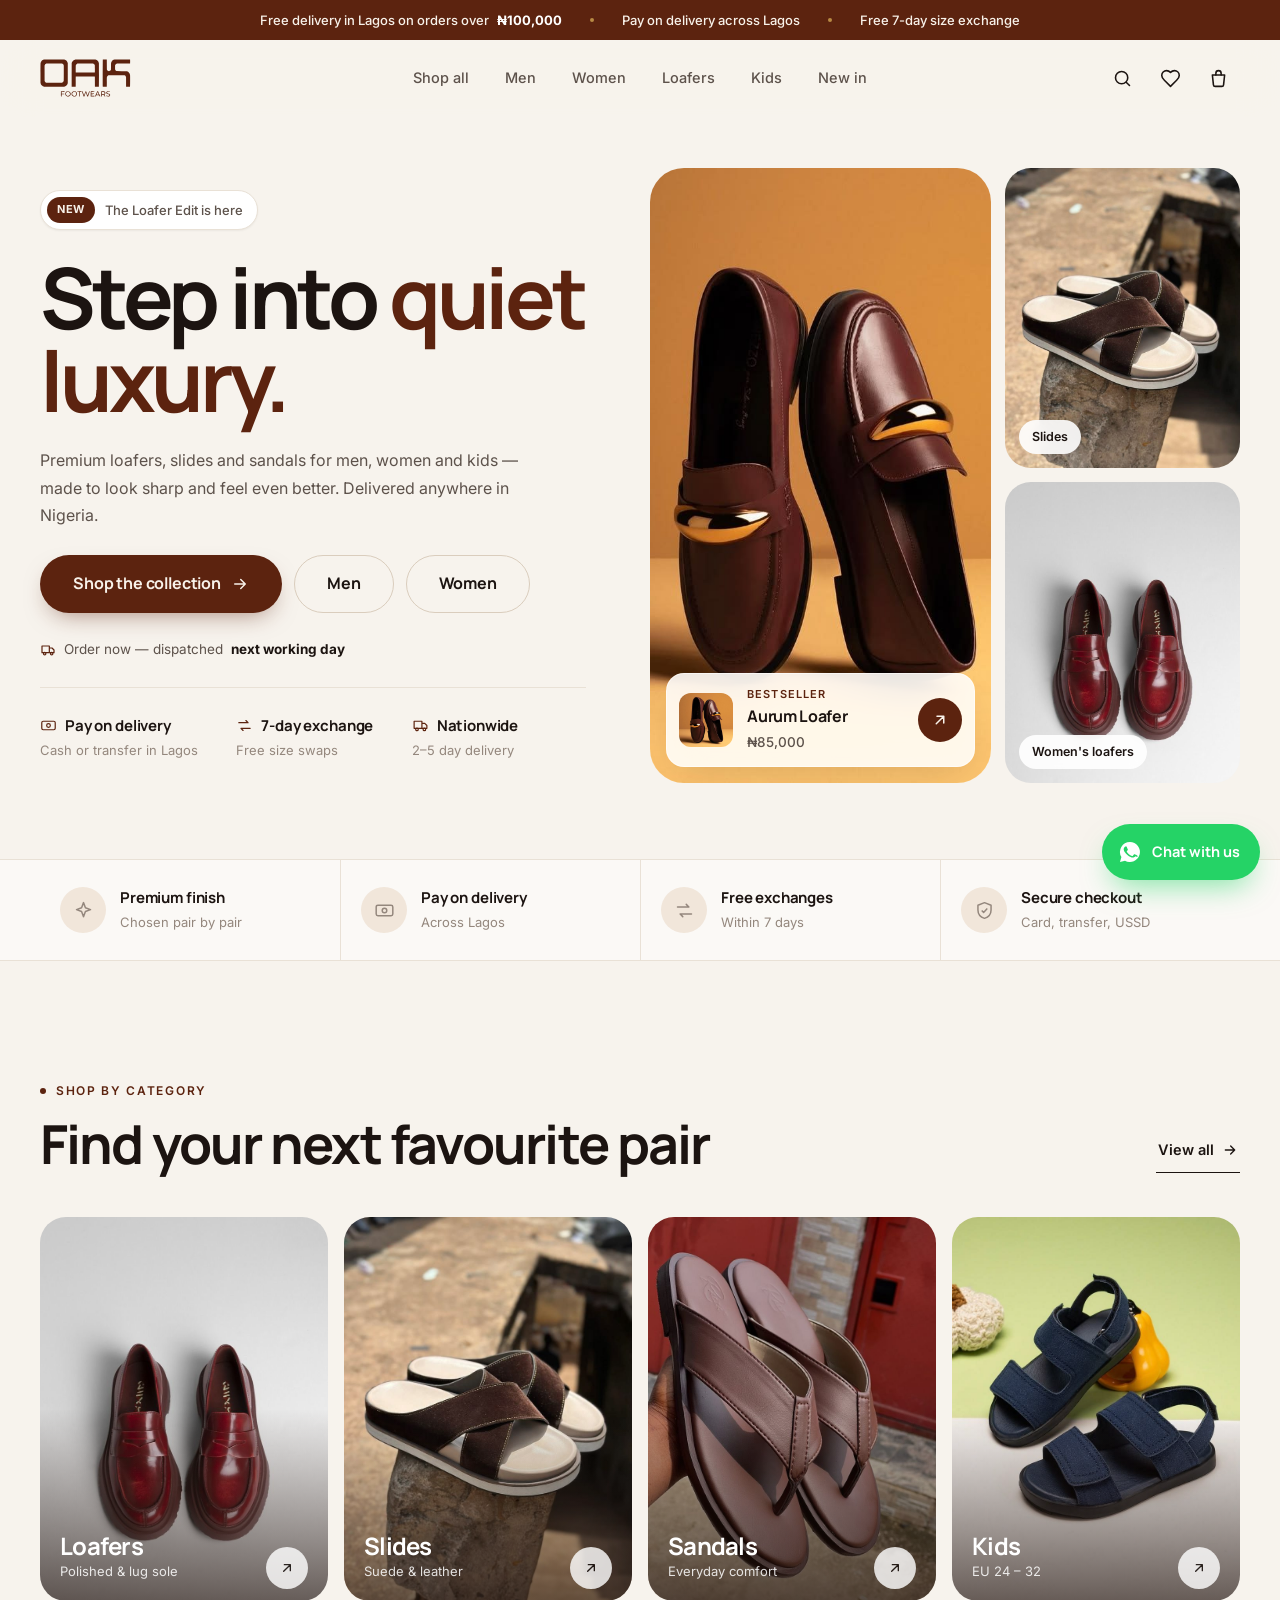
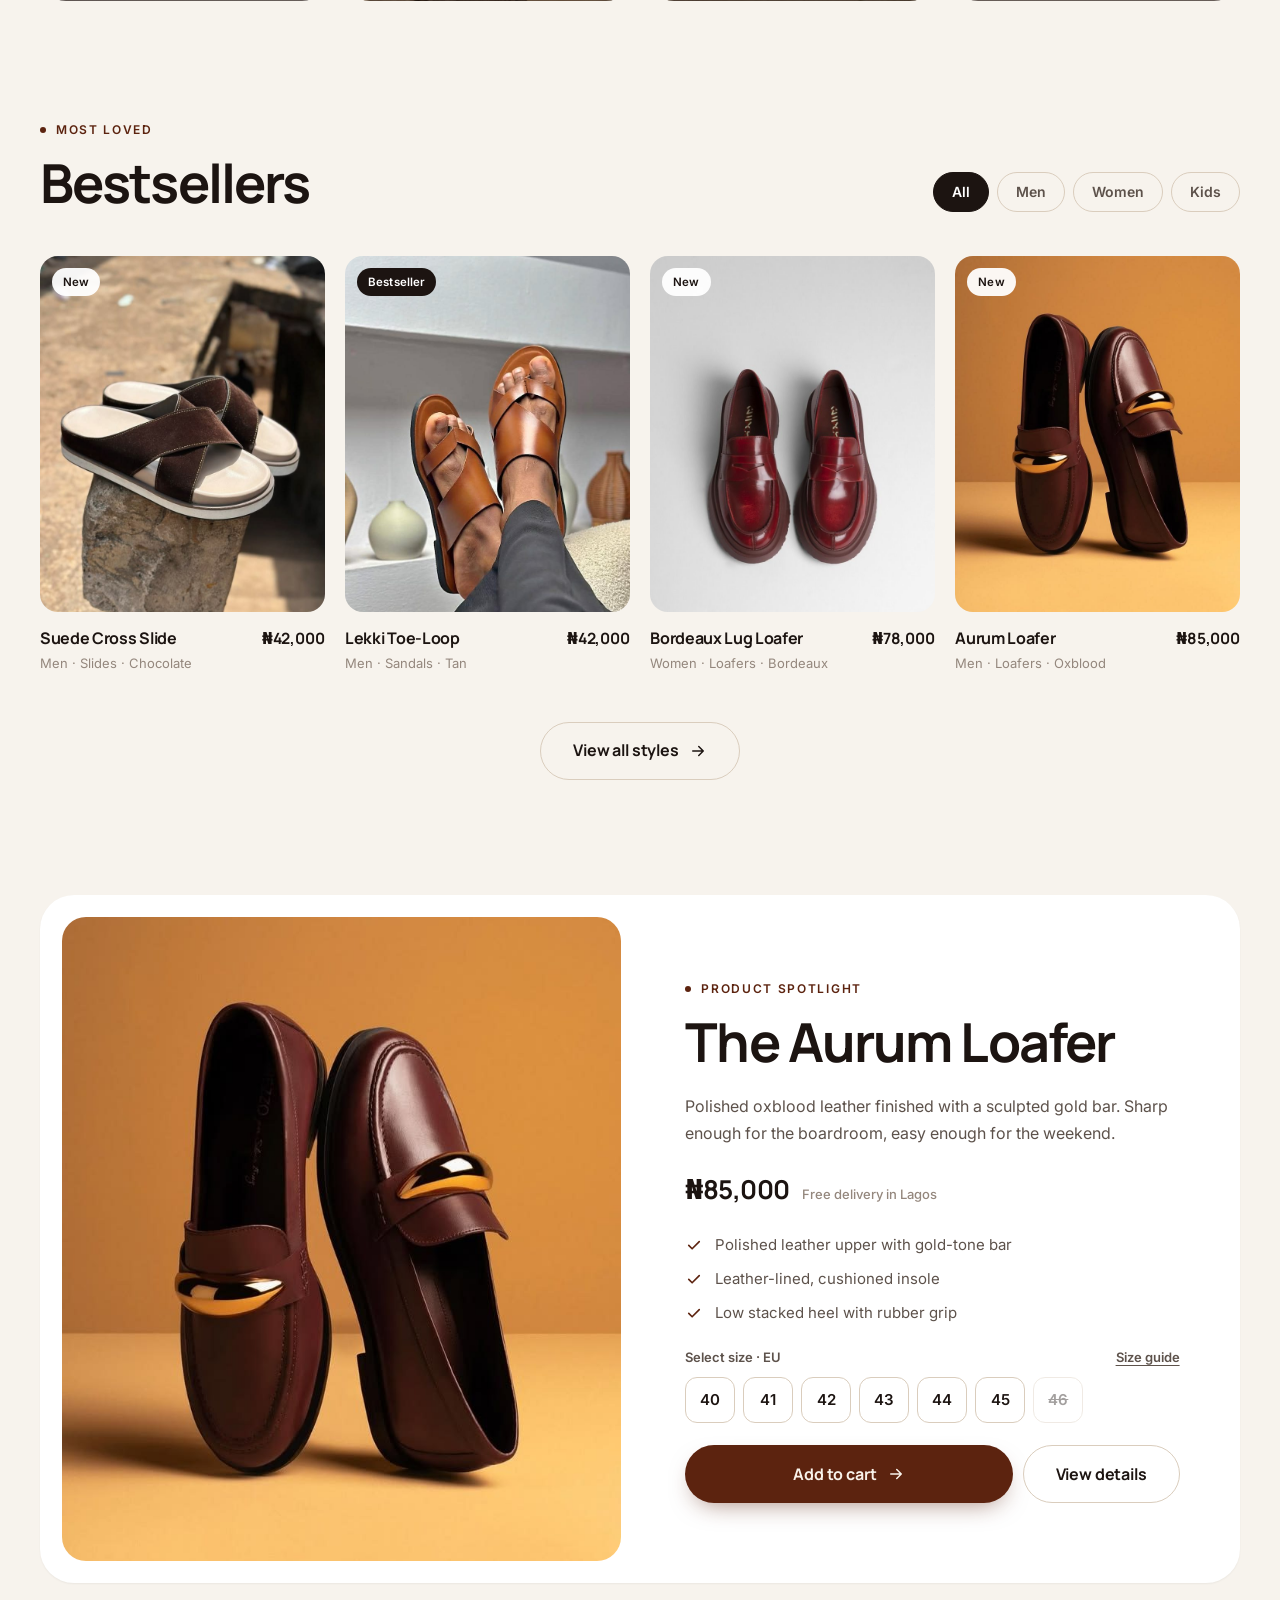
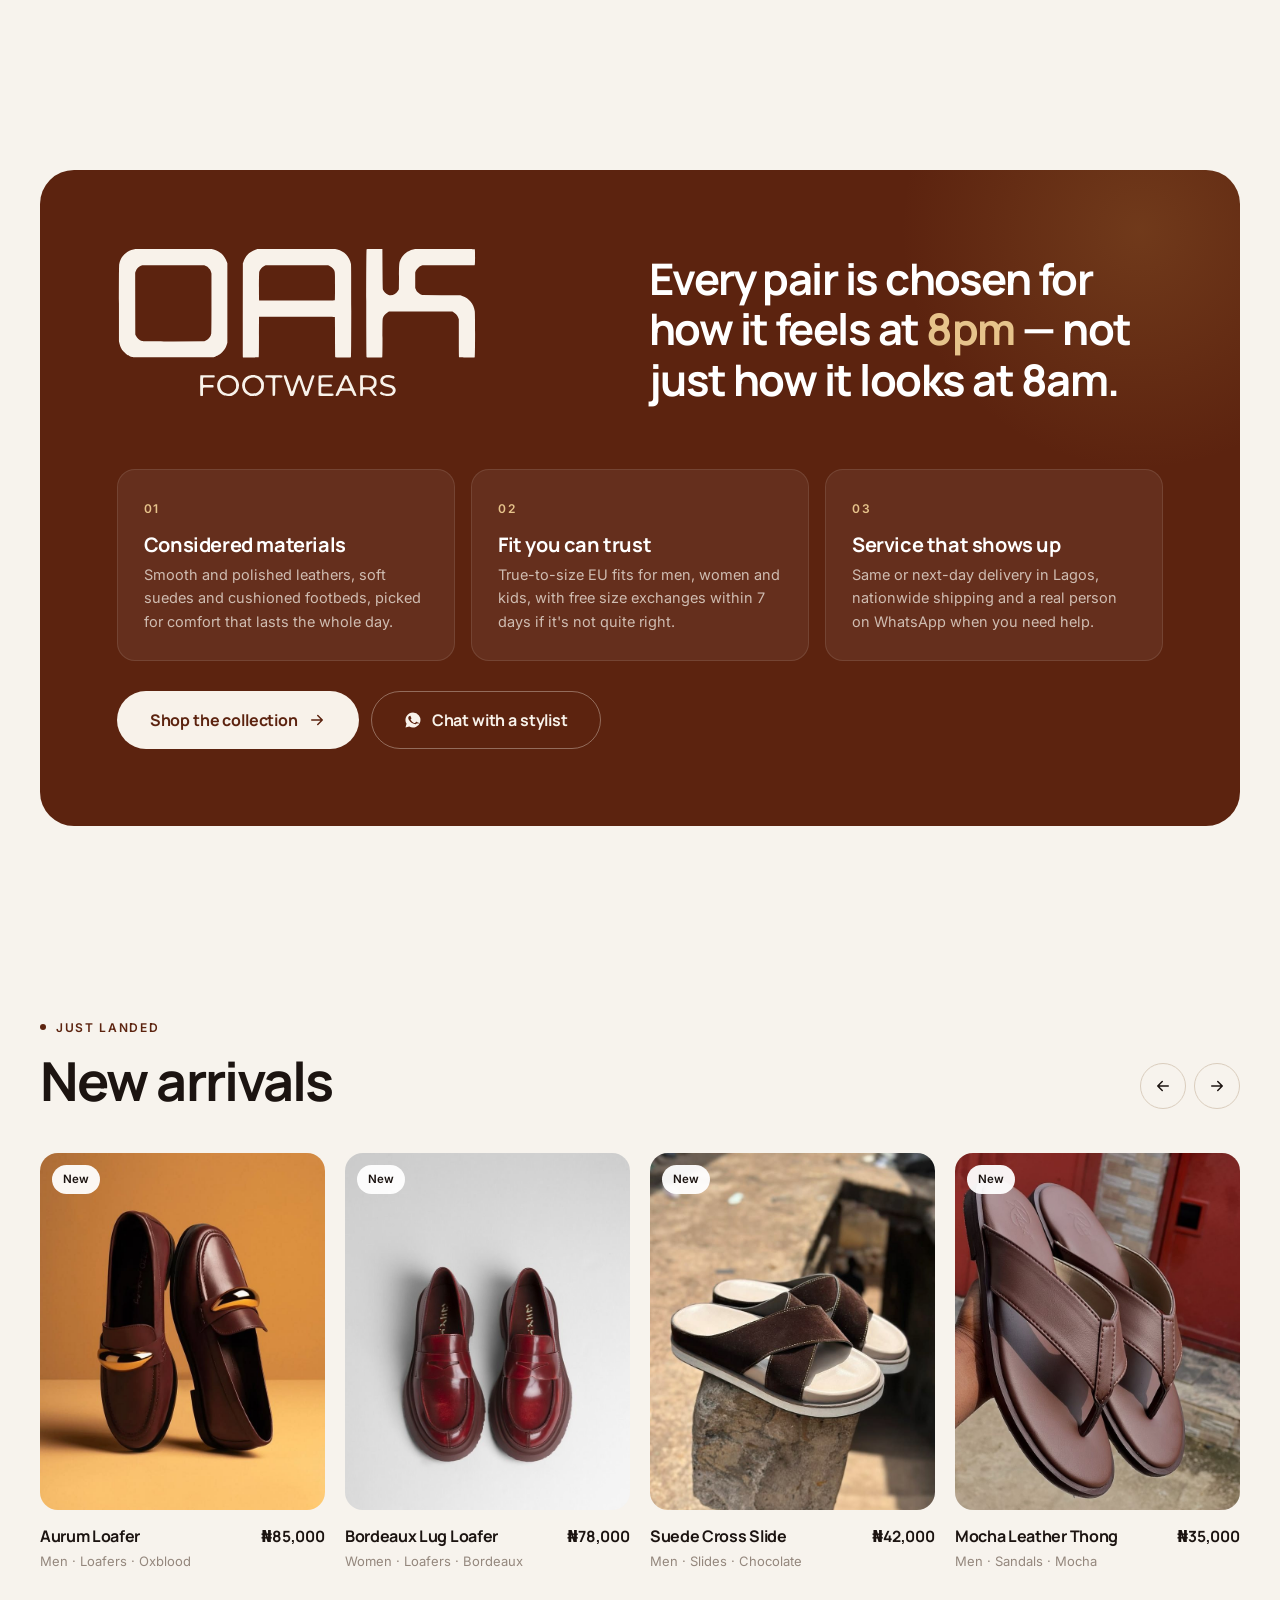
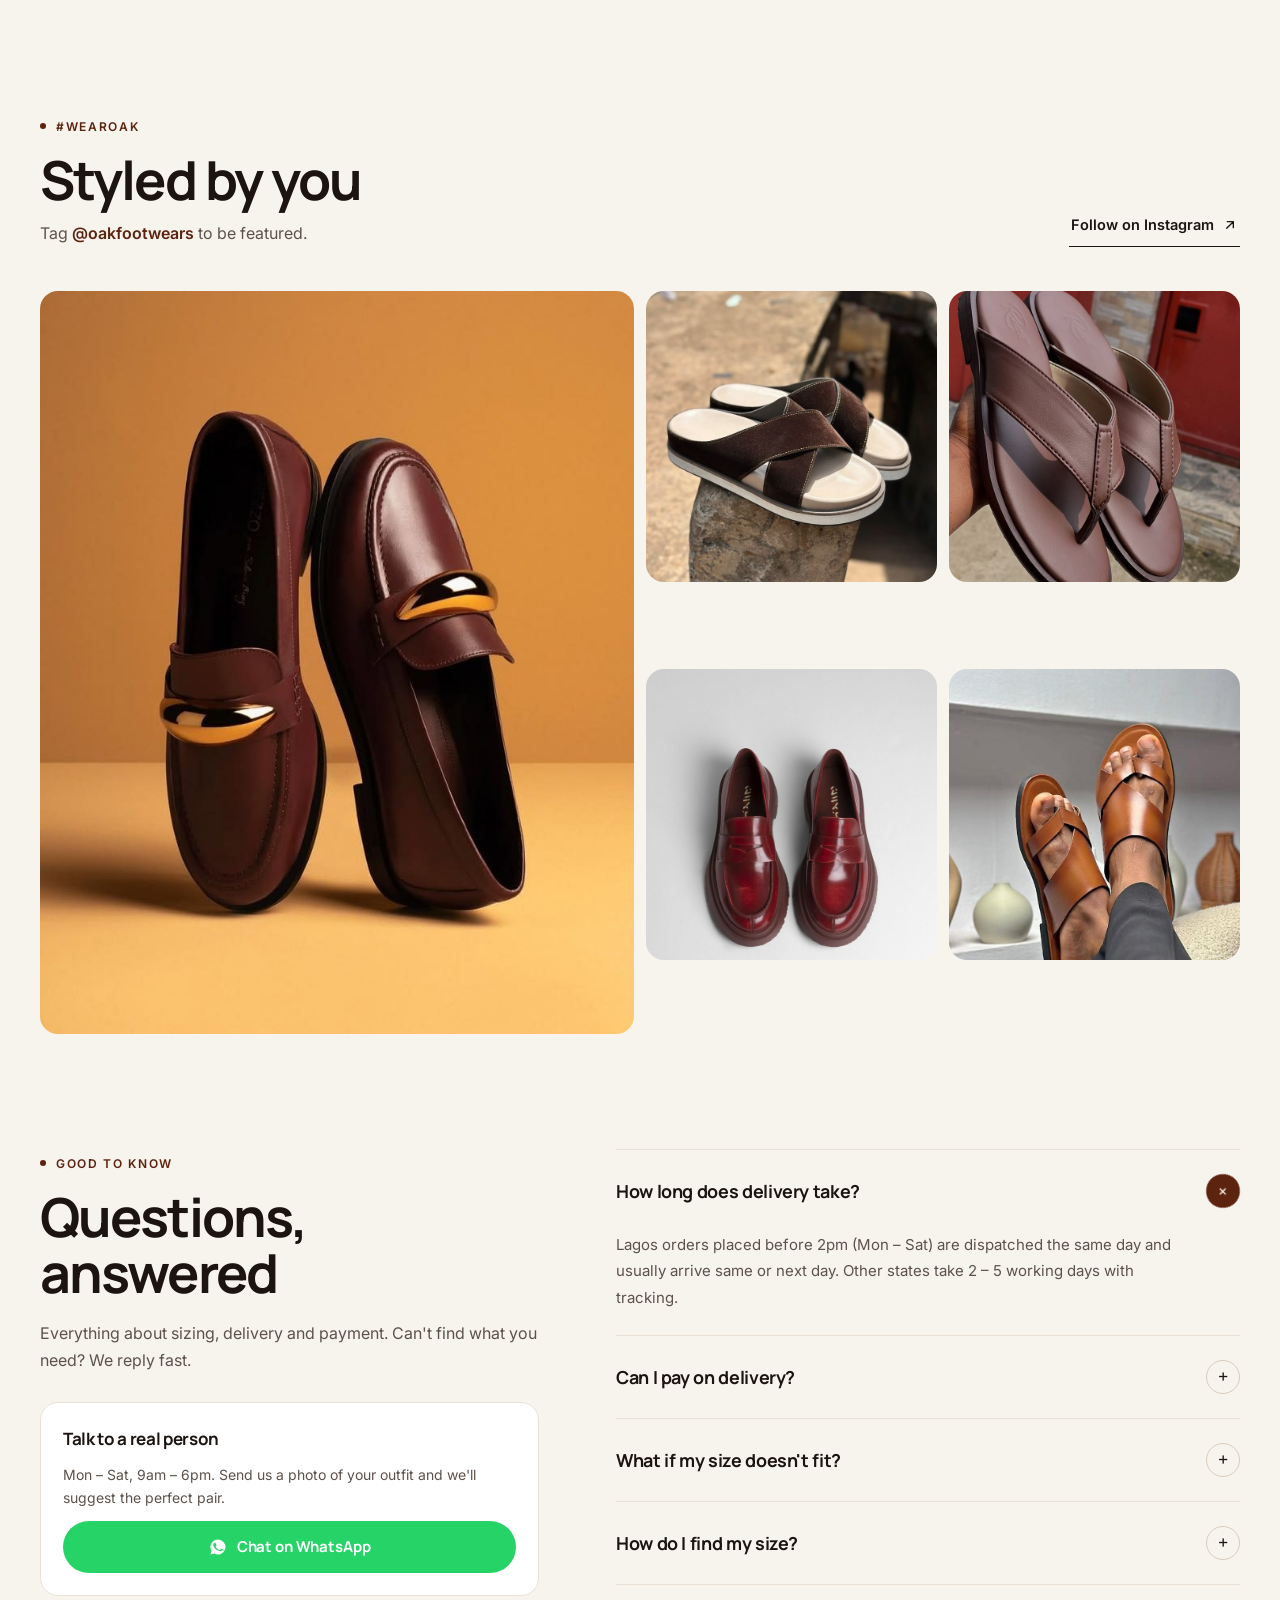
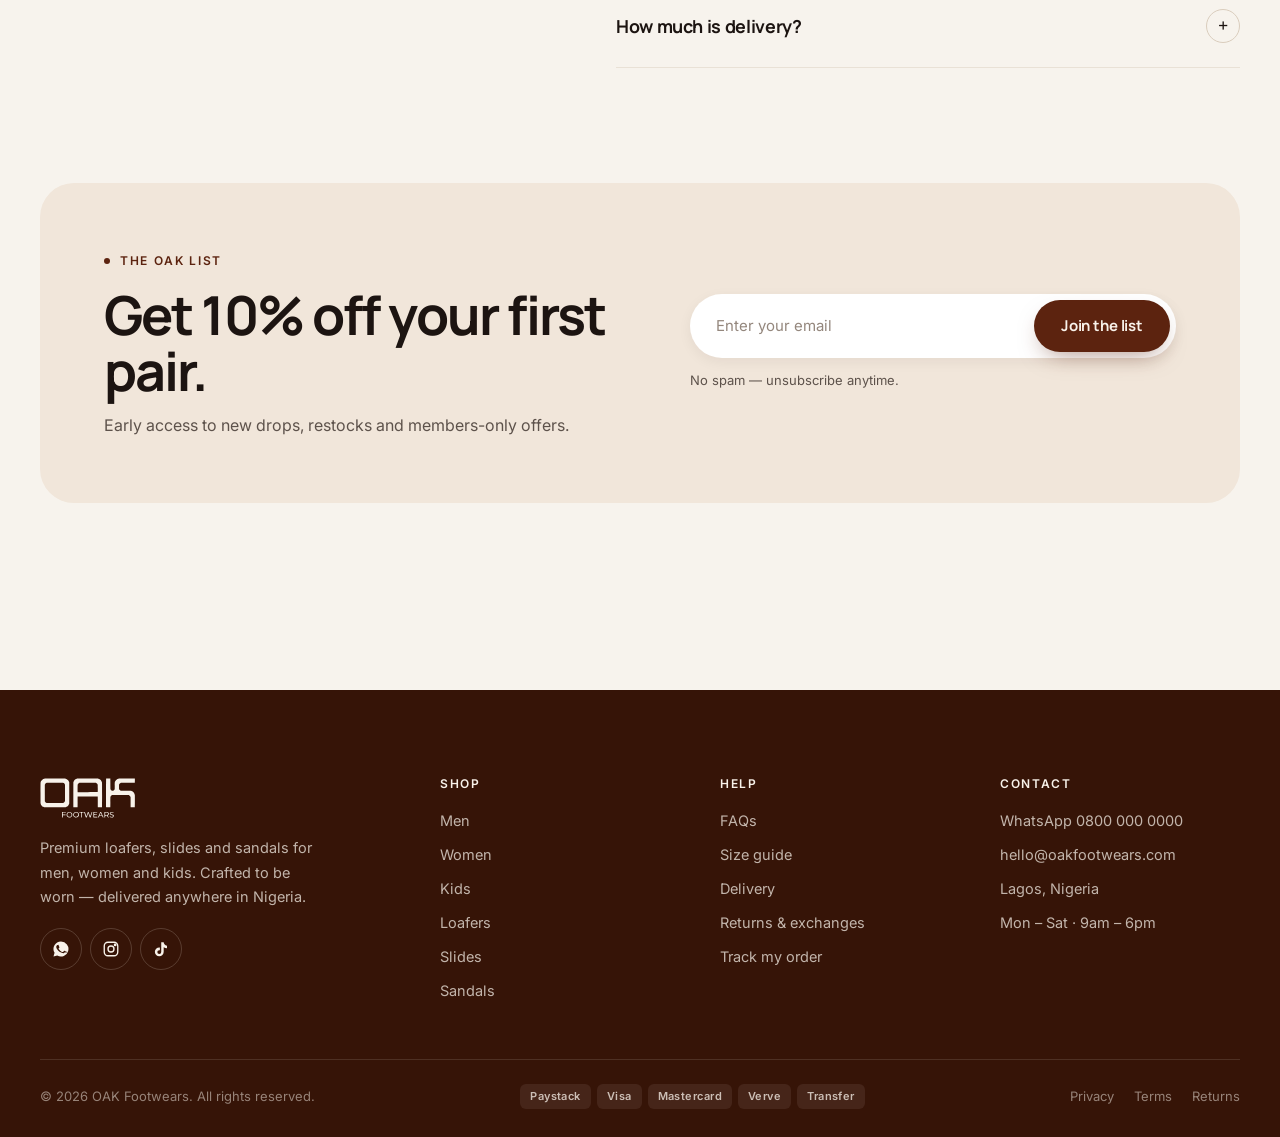
<file: index.html>
<!DOCTYPE html>
<html lang="en">
<head>
  <meta charset="utf-8">
  <meta name="viewport" content="width=device-width, initial-scale=1, viewport-fit=cover">
  <title>OAK Footwears — Premium Loafers, Slides & Sandals in Nigeria</title>
  <meta name="description" content="Premium loafers, slides and sandals for men, women and kids. Pay on delivery in Lagos, nationwide delivery and free 7-day size exchange.">
  <meta name="theme-color" content="#5c230f">
  <meta property="og:type" content="website">
  <meta property="og:title" content="OAK Footwears — Premium Loafers, Slides & Sandals in Nigeria">
  <meta property="og:description" content="Premium loafers, slides and sandals for men, women and kids. Pay on delivery in Lagos, nationwide delivery and free 7-day size exchange.">
  <meta property="og:image" content="assets/img/og-image.jpg">
  <meta name="twitter:card" content="summary_large_image">
  <link rel="icon" href="assets/img/favicon.svg" type="image/svg+xml">
  <link rel="icon" href="assets/img/favicon.png" type="image/png">
  <link rel="apple-touch-icon" href="assets/img/apple-touch-icon.png">
  <link rel="preconnect" href="https://fonts.googleapis.com">
  <link rel="preconnect" href="https://fonts.gstatic.com" crossorigin>
  <link href="https://fonts.googleapis.com/css2?family=Inter:wght@400;500;600;700&family=Manrope:wght@500;600;700;800&display=swap" rel="stylesheet">
  <link rel="stylesheet" href="assets/css/styles.css">
  <link rel="preload" as="image" href="assets/img/products/aurum-loafer.jpg">
  <script src="assets/js/data.js" defer></script>
  <script src="assets/js/pages.js" defer></script>
  <script src="assets/js/app.js" defer></script>
</head>
<body data-page="home">
  <div class="announce"><div class="container">
    <span>Free delivery in Lagos on orders over <b>₦100,000</b></span>
    <span>Pay on delivery across Lagos</span>
    <span>Free 7-day size exchange</span>
  </div></div>
  <header class="navbar" id="navbar">
    <div class="nav-inner">
      <a href="index.html" class="nav-brand" aria-label="OAK Footwears — home"><svg role="img" aria-label="OAK Footwears" xmlns="http://www.w3.org/2000/svg" viewBox="0 0 1486 623" fill="currentColor" fill-rule="evenodd"><path d="M354.6,613.9C355.0,613.2 355.2,606.0 355.1,597.8C354.9,587.5 355.2,582.4 356.1,581.4C357.0,580.3 361.1,580.0 377.1,580.0L397.0,580.0L398.2,577.5C399.0,575.6 399.0,574.4 398.2,572.5L397.0,570.0L377.2,570.0C363.1,570.0 357.1,569.7 356.2,568.8C354.7,567.3 354.6,543.7 356.1,540.9L357.1,538.9L379.2,539.1L401.4,539.2L402.7,537.4C403.9,535.8 403.7,531.4 402.5,530.2C401.9,529.6 344.8,529.9 344.1,530.5C343.0,531.6 343.1,612.4 344.2,613.8C345.5,615.3 353.6,615.4 354.6,613.9ZM478.8,611.5C496.5,603.0 505.1,587.2 503.4,566.5C501.2,541.6 475.8,524.0 449.7,529.5C437.9,531.9 433.7,534.2 426.0,541.9C404.3,563.9 411.7,600.0 440.5,612.3C445.9,614.6 447.8,614.9 459.0,615.0L471.6,615.0L478.8,611.5ZM579.3,612.8C580.7,611.8 582.6,611.0 583.3,611.0C584.1,611.0 585.5,610.1 586.5,609.0C587.5,607.9 588.8,607.0 589.5,607.0C590.7,607.0 596.4,601.1 599.7,596.4C605.0,588.8 606.5,583.1 606.5,571.5L606.4,560.5L603.0,553.5C599.2,545.6 591.3,537.2 584.8,534.0C560.5,522.3 531.1,530.8 520.9,552.5C514.7,565.5 514.8,578.4 520.9,591.5C525.6,601.3 532.3,607.5 543.6,612.4L549.5,615.0L563.0,614.8C574.0,614.6 577.1,614.2 579.3,612.8ZM652.0,613.5C652.9,612.4 653.2,603.2 653.1,577.1C653.0,546.7 653.2,541.9 654.6,540.6C655.8,539.3 658.5,539.1 668.6,539.2C681.9,539.5 683.0,539.1 683.0,534.5C683.0,529.9 683.1,530.0 648.4,529.9C630.3,529.9 614.7,530.2 613.7,530.5C612.3,531.1 612.0,532.1 612.2,534.9L612.5,538.5L625.5,538.8C635.7,539.0 638.8,539.4 640.2,540.7L642.0,542.3L642.0,578.1C642.0,605.7 642.3,613.9 643.2,614.3C645.9,615.4 650.8,614.9 652.0,613.5ZM727.3,613.8C728.9,612.6 731.5,606.2 734.5,596.0C739.0,581.3 750.1,550.6 751.2,549.9C753.1,548.7 754.3,550.4 755.6,556.3C756.3,559.1 758.0,564.6 759.5,568.5C760.9,572.4 762.7,577.5 763.5,580.0C765.8,587.7 768.1,594.4 769.6,597.8C770.4,599.6 771.0,601.9 771.0,602.8C771.0,603.8 771.7,605.5 772.5,606.6C773.3,607.6 774.0,609.4 774.0,610.5C774.0,613.7 776.0,615.0 781.0,615.0C787.4,615.0 788.3,613.9 792.0,602.0C793.7,596.2 795.8,589.9 796.5,588.0C797.3,586.1 800.9,575.3 804.6,564.0C808.2,552.7 812.0,541.6 813.1,539.2C816.6,531.4 814.9,528.1 808.3,529.7C805.3,530.4 804.3,531.2 803.6,533.5C803.1,535.2 802.2,538.1 801.5,540.0C799.9,544.2 797.4,551.8 795.4,558.0C787.3,583.9 782.8,596.0 781.0,596.0C779.7,596.0 778.9,594.9 778.1,591.8C777.1,587.2 774.4,578.8 773.0,575.5C772.5,574.4 769.1,564.3 765.4,553.0C761.7,541.7 758.1,532.0 757.6,531.3C757.0,530.7 754.6,529.9 752.3,529.5C748.6,528.9 748.0,529.1 746.6,531.2C745.1,533.5 742.4,540.7 739.5,550.0C737.0,558.2 729.9,578.4 728.4,581.7C727.6,583.4 727.0,585.4 727.0,586.2C726.9,588.9 723.0,596.0 721.6,596.0C720.7,596.0 719.8,594.8 719.5,593.2C718.2,587.0 716.7,582.3 708.5,558.0C703.5,543.1 699.2,531.9 698.1,531.0C696.9,529.9 694.9,529.6 692.1,529.8L688.0,530.2L688.0,532.9C688.0,534.4 688.4,536.0 688.8,536.6C689.3,537.1 695.2,554.4 702.0,575.0C708.8,595.6 714.8,613.1 715.3,613.8C715.8,614.4 718.4,615.0 720.9,615.0C723.5,615.0 726.4,614.4 727.3,613.8ZM892.8,613.8C894.5,612.4 894.3,607.5 892.5,605.7C891.3,604.5 887.2,604.3 868.8,604.5C856.5,604.6 845.7,604.3 844.8,603.8C843.2,603.0 843.0,601.3 843.0,590.7C843.0,582.5 843.4,578.0 844.2,577.2C845.1,576.3 851.1,576.0 865.0,576.0C885.6,576.0 887.0,575.7 887.0,571.5C887.0,567.3 885.6,567.0 865.0,567.0C851.1,567.0 845.1,566.7 844.2,565.8C842.4,564.0 842.5,541.6 844.3,540.1C845.2,539.4 853.1,539.1 868.0,539.1C885.5,539.1 890.5,538.9 891.2,537.8C892.0,536.5 891.5,531.2 890.4,530.1C889.5,529.2 833.6,530.1 832.6,531.0C831.6,532.0 831.5,612.4 832.5,614.0C833.4,615.4 891.0,615.2 892.8,613.8ZM911.5,614.4C912.4,614.0 915.2,609.5 917.6,604.4C920.0,599.3 922.8,594.6 923.9,594.1C925.0,593.4 933.8,593.1 945.9,593.1C969.4,593.2 968.2,592.7 973.0,604.0C977.2,613.9 978.3,615.0 983.6,615.0C990.5,615.0 990.6,615.7 979.9,592.2C978.3,588.8 975.6,583.0 974.0,579.2C968.3,566.7 967.1,564.0 965.1,559.7C958.6,546.0 954.0,535.6 954.0,534.5C954.0,530.8 943.8,527.7 940.2,530.3C939.1,531.2 931.0,547.2 931.0,548.5C931.0,548.8 928.3,554.6 925.0,561.5C921.7,568.4 919.0,574.3 919.0,574.6C919.0,575.0 917.7,578.0 916.1,581.4C914.5,584.7 912.0,590.2 910.5,593.5C909.0,596.8 906.5,602.4 904.8,605.8C903.2,609.3 902.1,612.8 902.4,613.6C903.0,615.1 908.5,615.5 911.5,614.4ZM1015.0,602.3C1015.3,595.6 1015.8,589.8 1016.2,589.4C1016.7,589.0 1022.6,588.7 1029.5,588.7L1042.0,588.7L1044.1,591.4C1046.6,594.6 1052.1,602.1 1055.4,607.0C1060.0,613.8 1061.7,615.0 1066.6,615.0C1072.2,615.0 1073.3,613.0 1069.8,609.2C1068.5,607.7 1065.1,603.2 1062.4,599.1C1059.7,595.1 1056.9,591.5 1056.2,591.3C1053.9,590.4 1054.9,586.1 1057.8,584.2C1062.7,581.2 1066.4,577.6 1069.0,573.5C1071.2,569.9 1071.5,568.4 1071.5,559.5C1071.4,553.5 1070.9,548.5 1070.2,547.0C1066.5,539.7 1064.5,537.7 1056.2,533.3C1052.2,531.1 1049.7,530.7 1039.0,530.1C1023.3,529.3 1005.3,529.4 1004.4,530.3C1003.5,531.1 1003.6,612.5 1004.5,614.0C1004.9,614.6 1007.1,615.0 1009.8,614.8L1014.5,614.5L1015.0,602.3ZM1138.8,610.6C1153.5,601.8 1154.5,583.5 1140.7,574.2C1138.3,572.6 1135.0,571.0 1133.4,570.7C1130.1,570.1 1121.6,567.7 1112.0,564.8C1102.1,561.8 1097.1,556.4 1098.5,550.0C1099.1,547.3 1103.9,542.1 1107.5,540.2C1113.7,537.1 1129.9,538.1 1136.3,542.1C1140.4,544.5 1141.5,544.5 1144.0,541.8C1149.0,536.4 1143.6,532.0 1128.6,529.5C1104.9,525.5 1087.0,535.5 1087.0,552.8C1087.0,566.7 1095.3,572.7 1123.0,579.0C1136.9,582.2 1142.6,591.1 1135.9,599.2C1128.8,607.9 1107.1,608.0 1094.2,599.5C1089.5,596.4 1088.5,596.7 1086.3,602.1L1085.1,604.8L1089.0,607.9C1091.1,609.6 1093.4,611.0 1094.0,611.0C1094.7,611.0 1096.6,611.6 1098.3,612.4C1103.1,614.6 1105.3,614.8 1119.5,614.6L1132.5,614.4L1138.8,610.6ZM453.1,604.9C434.5,601.8 422.2,583.9 426.0,565.3C431.2,539.8 463.6,529.8 481.9,548.1C489.4,555.7 491.5,560.9 491.5,572.5C491.5,581.4 491.2,583.0 489.1,586.5C482.3,597.5 477.1,601.6 466.2,604.4C462.7,605.3 459.5,605.9 459.2,605.9C458.8,605.8 456.1,605.4 453.1,604.9ZM549.6,603.4C542.5,601.1 532.1,590.4 529.8,582.9C524.4,565.9 532.2,548.8 548.5,541.6C555.9,538.3 567.3,538.0 573.5,541.0C575.7,542.1 578.0,542.9 578.6,543.0C581.0,543.0 589.3,552.5 592.1,558.3C599.6,574.2 593.1,593.6 577.5,601.5C570.4,605.1 557.7,605.9 549.6,603.4ZM927.6,582.5C927.3,581.7 928.6,578.0 930.5,574.3C935.0,565.2 938.3,557.8 941.1,550.3C943.6,543.7 946.3,542.0 947.6,546.2C947.9,547.5 950.0,552.2 952.1,556.6C954.3,561.1 956.0,565.0 956.0,565.4C956.0,565.8 957.6,569.5 959.6,573.5C961.6,577.6 963.0,581.6 962.6,582.5C961.8,584.7 928.5,584.8 927.6,582.5ZM1016.2,577.8C1015.4,577.0 1015.0,571.3 1015.0,558.8L1015.0,541.1L1016.9,540.0C1018.0,539.5 1023.9,539.1 1030.1,539.1C1048.5,539.2 1057.7,543.8 1059.9,554.2C1062.1,564.3 1058.2,572.0 1048.5,576.6C1044.0,578.7 1042.1,579.0 1030.5,579.0C1021.6,579.0 1017.0,578.6 1016.2,577.8ZM584.7,455.5C585.7,455.2 585.9,436.3 586.0,371.9C586.0,326.1 586.2,288.5 586.3,288.3C586.5,288.2 656.8,288.0 742.5,288.0C867.3,288.0 898.5,288.2 899.2,289.2C899.6,289.9 900.0,327.5 900.0,372.7C900.0,425.0 900.4,455.1 901.0,455.5C903.1,456.8 965.3,456.1 966.1,454.8C966.6,454.1 967.0,368.4 967.0,264.5C967.0,105.7 966.7,74.4 965.6,68.8C959.3,39.3 937.9,16.9 909.5,10.1L900.5,7.9L740.0,8.2L579.5,8.5L571.5,11.3C557.8,16.2 546.5,23.3 537.8,32.6C533.5,37.3 526.3,48.7 524.7,53.3C523.9,55.6 522.4,59.8 521.4,62.5L519.5,67.5L519.2,261.4C519.1,378.2 519.3,455.6 519.9,455.9C520.9,456.6 582.8,456.2 584.7,455.5ZM1095.1,454.8C1095.6,454.1 1096.0,418.7 1096.0,376.2C1096.0,307.5 1096.2,298.2 1097.6,293.2C1100.3,284.0 1106.7,276.2 1116.5,270.2L1122.5,266.5L1253.5,266.5L1384.5,266.5L1387.6,268.2C1398.0,273.9 1405.0,281.7 1408.6,291.6L1411.0,298.3L1411.0,376.6C1411.0,427.2 1411.4,455.1 1412.0,455.5C1412.5,455.8 1427.0,456.1 1444.2,456.1L1475.4,456.2L1476.7,454.4C1478.5,452.0 1478.6,276.8 1476.9,265.0C1472.4,234.2 1453.9,211.8 1425.1,202.1L1417.5,199.6L1338.5,199.0L1259.5,198.5L1252.0,194.7C1245.0,191.3 1236.5,183.2 1235.1,178.7C1234.9,178.0 1233.9,175.6 1232.9,173.3L1231.0,169.1L1231.0,137.1L1231.0,105.0L1233.6,98.5C1236.9,90.2 1247.2,80.2 1255.6,77.0L1261.1,75.0L1368.5,75.0L1475.9,75.0L1476.9,73.2C1478.4,70.4 1478.4,11.1 1476.9,9.4C1475.9,8.2 1456.0,8.0 1353.0,8.0L1230.3,8.0L1221.9,10.1C1199.4,15.7 1181.7,29.6 1171.6,49.7C1164.8,63.4 1164.7,63.7 1164.1,122.0L1163.5,174.5L1160.7,179.5C1151.8,195.4 1133.5,203.0 1118.9,196.9C1109.4,192.9 1100.8,184.4 1097.7,175.7C1096.9,173.4 1096.4,148.5 1096.0,90.5L1095.5,8.5L1063.5,8.2C1034.9,8.0 1031.4,8.1 1030.3,9.6C1028.3,12.3 1028.4,452.7 1030.4,454.9C1032.4,457.1 1093.8,457.0 1095.1,454.8ZM405.3,452.7C411.3,450.3 415.7,448.1 424.6,443.2C428.2,441.2 439.8,429.0 443.4,423.5C449.2,414.6 449.6,413.6 452.6,404.5L455.5,395.5L455.5,231.5L455.5,67.5L453.1,60.5C444.4,35.0 424.4,16.4 399.0,10.1L390.7,8.0L233.5,8.0L76.3,8.0L67.2,9.9C45.0,14.6 26.2,29.2 16.1,49.7C12.5,57.0 11.7,59.4 9.1,71.2C8.3,74.4 8.0,125.6 8.0,232.4L8.0,388.9L9.9,397.0C13.6,412.5 17.5,420.3 27.0,431.2C31.4,436.3 44.4,447.0 46.2,447.0C46.9,447.0 48.5,447.7 49.6,448.5C52.7,450.6 62.3,454.0 67.8,455.0C70.4,455.4 145.8,455.7 235.5,455.6L398.5,455.5L405.3,452.7ZM103.0,388.4C91.3,384.8 84.0,378.2 77.5,365.5L75.5,361.5L75.2,234.0L75.0,106.5L77.2,100.5C81.2,89.6 87.3,83.2 98.5,77.9L104.5,75.0L232.5,75.0L360.5,75.0L364.3,77.0C366.3,78.1 368.5,79.0 369.1,79.0C371.1,79.0 379.9,87.0 383.1,91.8C384.9,94.4 387.1,99.3 388.1,102.8L389.9,109.1L389.9,230.3C390.0,305.6 389.6,353.7 389.0,357.4C387.0,369.9 378.8,380.6 367.0,386.3L360.5,389.5L234.0,389.7C128.4,389.8 106.8,389.6 103.0,388.4ZM587.0,221.2C585.5,220.7 585.7,108.3 587.2,102.2C589.4,93.1 598.5,82.5 607.9,78.1L613.5,75.5L742.5,75.5L871.6,75.5L876.0,77.4C882.2,80.1 889.9,86.5 893.7,92.1C900.0,101.4 900.0,101.6 900.0,162.9C900.0,193.5 899.6,219.1 899.2,219.8C898.5,220.8 868.5,221.1 743.2,221.3C657.8,221.4 587.6,221.3 587.0,221.2Z"/></svg></a>
      <nav class="nav-links" aria-label="Main"><a href="shop.html" class="nav-link">Shop all</a><a href="shop.html?g=men" class="nav-link">Men</a><a href="shop.html?g=women" class="nav-link">Women</a><a href="shop.html?c=loafers" class="nav-link">Loafers</a><a href="shop.html?g=kids" class="nav-link">Kids</a><a href="shop.html?tag=new" class="nav-link">New in</a></nav>
      <div class="nav-actions">
        <button class="nav-icon-btn" aria-label="Search" data-open="searchPanel"><svg viewBox="0 0 24 24" fill="none" stroke="currentColor" stroke-width="1.8" stroke-linecap="round"><circle cx="11" cy="11" r="7"/><path d="m20 20-3.5-3.5"/></svg></button>
        <a class="nav-icon-btn hide-sm" href="shop.html?wish=1" aria-label="Wishlist"><svg viewBox="0 0 24 24" fill="none" stroke="currentColor" stroke-width="1.8" stroke-linecap="round" stroke-linejoin="round"><path d="M19 14c1.5-1.5 3-3.4 3-5.5A5.5 5.5 0 0 0 16.5 3c-1.8 0-3 .5-4.5 2-1.5-1.5-2.7-2-4.5-2A5.5 5.5 0 0 0 2 8.5c0 2.1 1.5 4 3 5.5l7 7Z"/></svg><span id="wishCount" hidden>0</span></a>
        <button class="nav-icon-btn" aria-label="Open cart" data-open="cartDrawer"><svg viewBox="0 0 24 24" fill="none" stroke="currentColor" stroke-width="1.8" stroke-linecap="round" stroke-linejoin="round"><path d="M5 8h14l-1.2 11.2a2 2 0 0 1-2 1.8H8.2a2 2 0 0 1-2-1.8L5 8Z"/><path d="M9 8V6a3 3 0 0 1 6 0v2"/></svg><span class="nav-cart-badge" hidden>0</span></button>
        <button class="nav-hamburger" id="navHamburger" aria-label="Menu"><svg viewBox="0 0 24 24" width="22" height="22" fill="none" stroke="currentColor" stroke-width="1.8" stroke-linecap="round"><path d="M4 7h16M4 12h16M4 17h10"/></svg></button>
      </div>
    </div>
    <nav class="nav-mobile" id="navMobile" aria-label="Mobile">
      <a href="shop.html" class="nav-link">Shop all</a><a href="shop.html?g=men" class="nav-link">Men</a><a href="shop.html?g=women" class="nav-link">Women</a><a href="shop.html?c=loafers" class="nav-link">Loafers</a><a href="shop.html?g=kids" class="nav-link">Kids</a><a href="shop.html?tag=new" class="nav-link">New in</a>
      <a href="shop.html?wish=1" class="nav-link small">♡ Wishlist</a>
      <a href="#" class="nav-link small" data-sizeguide>Size guide</a>
      <a href="#" class="nav-link small" data-wa="Hi OAK Footwears! I'd like to make an enquiry." target="_blank" rel="noopener">Chat with us on WhatsApp</a>
      <a href="shop.html" class="btn btn-primary btn-block">Shop the collection <svg viewBox="0 0 24 24" fill="none" stroke="currentColor" stroke-width="2" stroke-linecap="round" stroke-linejoin="round"><path d="M5 12h14M13 6l6 6-6 6"/></svg></a>
    </nav>
  </header>

  <main>
    <section class="hero">
      <div class="container hero-grid">
        <div class="hero-copy">
          <span class="hero-pill"><b>New</b> The Loafer Edit is here</span>
          <h1 class="hero-title">Step into <span>quiet luxury.</span></h1>
          <p class="lead">Premium loafers, slides and sandals for men, women and kids — made to look sharp and feel even better. Delivered anywhere in Nigeria.</p>
          <div class="hero-ctas">
            <a href="shop.html" class="btn btn-primary btn-lg">Shop the collection <svg viewBox="0 0 24 24" fill="none" stroke="currentColor" stroke-width="2" stroke-linecap="round" stroke-linejoin="round"><path d="M5 12h14M13 6l6 6-6 6"/></svg></a>
            <a href="shop.html?g=men" class="btn btn-outline btn-lg">Men</a>
            <a href="shop.html?g=women" class="btn btn-outline btn-lg">Women</a>
          </div>
          <p class="hero-dispatch" id="heroDispatch"></p>
          <div class="hero-meta">
            <div><b><svg viewBox="0 0 24 24" fill="none" stroke="currentColor" stroke-width="1.7"><rect x="2.5" y="6" width="19" height="12" rx="2"/><circle cx="12" cy="12" r="2.6"/></svg> Pay on delivery</b><span>Cash or transfer in Lagos</span></div>
            <div><b><svg viewBox="0 0 24 24" fill="none" stroke="currentColor" stroke-width="1.7" stroke-linecap="round" stroke-linejoin="round"><path d="M4 8h13l-3-3M20 16H7l3 3"/></svg> 7-day exchange</b><span>Free size swaps</span></div>
            <div><b><svg viewBox="0 0 24 24" fill="none" stroke="currentColor" stroke-width="1.7" stroke-linejoin="round"><path d="M3 6h11v10H3zM14 9h4l3 3v4h-7"/><circle cx="7" cy="17.5" r="1.8"/><circle cx="17.5" cy="17.5" r="1.8"/></svg> Nationwide</b><span>2–5 day delivery</span></div>
          </div>
        </div>
        <div class="hero-visual">
          <div class="hero-tile">
            <img src="assets/img/products/aurum-loafer.jpg" alt="Oxblood leather loafers with a gold bar" fetchpriority="high">
            <a class="hero-product" href="product.html?id=aurum-loafer">
              <img src="assets/img/products/aurum-loafer.jpg" alt="">
              <div><small>Bestseller</small><strong>Aurum Loafer</strong><span>₦85,000</span></div>
              <span class="go"><svg viewBox="0 0 24 24" fill="none" stroke="currentColor" stroke-width="2" stroke-linecap="round" stroke-linejoin="round"><path d="M7 17 17 7M8 7h9v9"/></svg></span>
            </a>
          </div>
          <a class="hero-tile" href="shop.html?c=slides"><img src="assets/img/products/suede-cross-slide.jpg" alt="Chocolate suede cross slides"><span class="tile-label">Slides</span></a>
          <a class="hero-tile" href="product.html?id=bordeaux-loafer"><img src="assets/img/products/bordeaux-loafer.jpg" alt="Bordeaux penny loafers on a lug sole"><span class="tile-label">Women's loafers</span></a>
        </div>
      </div>
    </section>

    <section class="trust" aria-label="Why shop with us">
      <div class="container trust-grid">
        <div class="trust-item"><span class="trust-ico"><svg viewBox="0 0 24 24" fill="none" stroke="currentColor" stroke-width="1.7" stroke-linejoin="round"><path d="M12 3l2.2 5.8L20 11l-5.8 2.2L12 19l-2.2-5.8L4 11l5.8-2.2L12 3Z"/></svg></span><div><strong>Premium finish</strong><span>Chosen pair by pair</span></div></div>
        <div class="trust-item"><span class="trust-ico"><svg viewBox="0 0 24 24" fill="none" stroke="currentColor" stroke-width="1.7"><rect x="2.5" y="6" width="19" height="12" rx="2"/><circle cx="12" cy="12" r="2.6"/></svg></span><div><strong>Pay on delivery</strong><span>Across Lagos</span></div></div>
        <div class="trust-item"><span class="trust-ico"><svg viewBox="0 0 24 24" fill="none" stroke="currentColor" stroke-width="1.7" stroke-linecap="round" stroke-linejoin="round"><path d="M4 8h13l-3-3M20 16H7l3 3"/></svg></span><div><strong>Free exchanges</strong><span>Within 7 days</span></div></div>
        <div class="trust-item"><span class="trust-ico"><svg viewBox="0 0 24 24" fill="none" stroke="currentColor" stroke-width="1.7" stroke-linejoin="round"><path d="M12 3 4.5 6v5.5c0 4.6 3.2 8.2 7.5 9.5 4.3-1.3 7.5-4.9 7.5-9.5V6L12 3Z"/><path d="m8.8 12 2.2 2.2 4.2-4.4"/></svg></span><div><strong>Secure checkout</strong><span>Card, transfer, USSD</span></div></div>
      </div>
    </section>

    <section class="section">
      <div class="container">
        <div class="section-head reveal">
          <div><p class="eyebrow">Shop by category</p><h2 class="h2">Find your next favourite pair</h2></div>
          <a href="shop.html" class="link-arrow">View all <svg viewBox="0 0 24 24" fill="none" stroke="currentColor" stroke-width="2" stroke-linecap="round" stroke-linejoin="round"><path d="M5 12h14M13 6l6 6-6 6"/></svg></a>
        </div>
        <div class="cats">
          <a class="cat reveal" href="shop.html?c=loafers"><img src="assets/img/products/bordeaux-loafer.jpg" alt="Loafers" loading="lazy"><div class="cat-body"><div><h3>Loafers</h3><span>Polished &amp; lug sole</span></div><span class="cat-go"><svg viewBox="0 0 24 24" fill="none" stroke="currentColor" stroke-width="2" stroke-linecap="round" stroke-linejoin="round"><path d="M7 17 17 7M8 7h9v9"/></svg></span></div></a>
          <a class="cat reveal" href="shop.html?c=slides"><img src="assets/img/products/suede-cross-slide.jpg" alt="Slides" loading="lazy"><div class="cat-body"><div><h3>Slides</h3><span>Suede &amp; leather</span></div><span class="cat-go"><svg viewBox="0 0 24 24" fill="none" stroke="currentColor" stroke-width="2" stroke-linecap="round" stroke-linejoin="round"><path d="M7 17 17 7M8 7h9v9"/></svg></span></div></a>
          <a class="cat reveal" href="shop.html?c=sandals"><img src="assets/img/products/mocha-thong.jpg" alt="Sandals" loading="lazy"><div class="cat-body"><div><h3>Sandals</h3><span>Everyday comfort</span></div><span class="cat-go"><svg viewBox="0 0 24 24" fill="none" stroke="currentColor" stroke-width="2" stroke-linecap="round" stroke-linejoin="round"><path d="M7 17 17 7M8 7h9v9"/></svg></span></div></a>
          <a class="cat reveal" href="shop.html?g=kids"><img src="assets/img/products/tobi-velcro.jpg" alt="Kids" loading="lazy"><div class="cat-body"><div><h3>Kids</h3><span>EU 24 – 32</span></div><span class="cat-go"><svg viewBox="0 0 24 24" fill="none" stroke="currentColor" stroke-width="2" stroke-linecap="round" stroke-linejoin="round"><path d="M7 17 17 7M8 7h9v9"/></svg></span></div></a>
        </div>
      </div>
    </section>

    <section class="section" style="padding-top:0">
      <div class="container">
        <div class="section-head reveal">
          <div><p class="eyebrow">Most loved</p><h2 class="h2">Bestsellers</h2></div>
          <div class="tabs" role="group" aria-label="Filter bestsellers" style="display:flex;gap:8px;flex-wrap:wrap">
            <button class="chip" data-tab="all" aria-pressed="true">All</button>
            <button class="chip" data-tab="men" aria-pressed="false">Men</button>
            <button class="chip" data-tab="women" aria-pressed="false">Women</button>
            <button class="chip" data-tab="kids" aria-pressed="false">Kids</button>
          </div>
        </div>
        <div class="products-grid" id="bestGrid"></div>
        <div style="display:flex;justify-content:center;margin-top:48px"><a href="shop.html" class="btn btn-outline btn-lg" id="bestAll">View all styles <svg viewBox="0 0 24 24" fill="none" stroke="currentColor" stroke-width="2" stroke-linecap="round" stroke-linejoin="round"><path d="M5 12h14M13 6l6 6-6 6"/></svg></a></div>
      </div>
    </section>

    <section class="section" style="padding-top:0">
      <div class="container">
        <div class="spotlight reveal" id="spotlight">
          <div class="spot-media"><img src="assets/img/products/aurum-loafer.jpg" alt="Aurum Loafer in oxblood leather" loading="lazy"></div>
          <div class="spot-copy">
            <div><p class="eyebrow">Product spotlight</p><h2 class="h2">The Aurum Loafer</h2></div>
            <p class="lead">Polished oxblood leather finished with a sculpted gold bar. Sharp enough for the boardroom, easy enough for the weekend.</p>
            <div class="spot-price">₦85,000 <small>Free delivery in Lagos</small></div>
            <ul class="spot-list">
              <li><svg viewBox="0 0 24 24" fill="none" stroke="currentColor" stroke-width="2.2" stroke-linecap="round" stroke-linejoin="round"><path d="m5 12.5 4.5 4.5L19 7.5"/></svg> Polished leather upper with gold-tone bar</li>
              <li><svg viewBox="0 0 24 24" fill="none" stroke="currentColor" stroke-width="2.2" stroke-linecap="round" stroke-linejoin="round"><path d="m5 12.5 4.5 4.5L19 7.5"/></svg> Leather-lined, cushioned insole</li>
              <li><svg viewBox="0 0 24 24" fill="none" stroke="currentColor" stroke-width="2.2" stroke-linecap="round" stroke-linejoin="round"><path d="m5 12.5 4.5 4.5L19 7.5"/></svg> Low stacked heel with rubber grip</li>
            </ul>
            <div>
              <div class="size-label"><span>Select size · EU</span><button data-sizeguide>Size guide</button></div>
              <div class="spot-sizes" id="spotSizes"></div>
            </div>
            <div class="spot-actions">
              <button class="btn btn-primary btn-lg" id="spotAdd">Add to cart <svg viewBox="0 0 24 24" fill="none" stroke="currentColor" stroke-width="2" stroke-linecap="round" stroke-linejoin="round"><path d="M5 12h14M13 6l6 6-6 6"/></svg></button>
              <a class="btn btn-outline btn-lg" href="product.html?id=aurum-loafer">View details</a>
            </div>
          </div>
        </div>
      </div>
    </section>

    <section class="section-sm" id="about">
      <div class="container">
        <div class="band reveal">
          <div class="band-top">
            <div class="band-logo"><svg role="img" aria-label="OAK Footwears" xmlns="http://www.w3.org/2000/svg" viewBox="0 0 1486 623" fill="currentColor" fill-rule="evenodd"><path d="M354.6,613.9C355.0,613.2 355.2,606.0 355.1,597.8C354.9,587.5 355.2,582.4 356.1,581.4C357.0,580.3 361.1,580.0 377.1,580.0L397.0,580.0L398.2,577.5C399.0,575.6 399.0,574.4 398.2,572.5L397.0,570.0L377.2,570.0C363.1,570.0 357.1,569.7 356.2,568.8C354.7,567.3 354.6,543.7 356.1,540.9L357.1,538.9L379.2,539.1L401.4,539.2L402.7,537.4C403.9,535.8 403.7,531.4 402.5,530.2C401.9,529.6 344.8,529.9 344.1,530.5C343.0,531.6 343.1,612.4 344.2,613.8C345.5,615.3 353.6,615.4 354.6,613.9ZM478.8,611.5C496.5,603.0 505.1,587.2 503.4,566.5C501.2,541.6 475.8,524.0 449.7,529.5C437.9,531.9 433.7,534.2 426.0,541.9C404.3,563.9 411.7,600.0 440.5,612.3C445.9,614.6 447.8,614.9 459.0,615.0L471.6,615.0L478.8,611.5ZM579.3,612.8C580.7,611.8 582.6,611.0 583.3,611.0C584.1,611.0 585.5,610.1 586.5,609.0C587.5,607.9 588.8,607.0 589.5,607.0C590.7,607.0 596.4,601.1 599.7,596.4C605.0,588.8 606.5,583.1 606.5,571.5L606.4,560.5L603.0,553.5C599.2,545.6 591.3,537.2 584.8,534.0C560.5,522.3 531.1,530.8 520.9,552.5C514.7,565.5 514.8,578.4 520.9,591.5C525.6,601.3 532.3,607.5 543.6,612.4L549.5,615.0L563.0,614.8C574.0,614.6 577.1,614.2 579.3,612.8ZM652.0,613.5C652.9,612.4 653.2,603.2 653.1,577.1C653.0,546.7 653.2,541.9 654.6,540.6C655.8,539.3 658.5,539.1 668.6,539.2C681.9,539.5 683.0,539.1 683.0,534.5C683.0,529.9 683.1,530.0 648.4,529.9C630.3,529.9 614.7,530.2 613.7,530.5C612.3,531.1 612.0,532.1 612.2,534.9L612.5,538.5L625.5,538.8C635.7,539.0 638.8,539.4 640.2,540.7L642.0,542.3L642.0,578.1C642.0,605.7 642.3,613.9 643.2,614.3C645.9,615.4 650.8,614.9 652.0,613.5ZM727.3,613.8C728.9,612.6 731.5,606.2 734.5,596.0C739.0,581.3 750.1,550.6 751.2,549.9C753.1,548.7 754.3,550.4 755.6,556.3C756.3,559.1 758.0,564.6 759.5,568.5C760.9,572.4 762.7,577.5 763.5,580.0C765.8,587.7 768.1,594.4 769.6,597.8C770.4,599.6 771.0,601.9 771.0,602.8C771.0,603.8 771.7,605.5 772.5,606.6C773.3,607.6 774.0,609.4 774.0,610.5C774.0,613.7 776.0,615.0 781.0,615.0C787.4,615.0 788.3,613.9 792.0,602.0C793.7,596.2 795.8,589.9 796.5,588.0C797.3,586.1 800.9,575.3 804.6,564.0C808.2,552.7 812.0,541.6 813.1,539.2C816.6,531.4 814.9,528.1 808.3,529.7C805.3,530.4 804.3,531.2 803.6,533.5C803.1,535.2 802.2,538.1 801.5,540.0C799.9,544.2 797.4,551.8 795.4,558.0C787.3,583.9 782.8,596.0 781.0,596.0C779.7,596.0 778.9,594.9 778.1,591.8C777.1,587.2 774.4,578.8 773.0,575.5C772.5,574.4 769.1,564.3 765.4,553.0C761.7,541.7 758.1,532.0 757.6,531.3C757.0,530.7 754.6,529.9 752.3,529.5C748.6,528.9 748.0,529.1 746.6,531.2C745.1,533.5 742.4,540.7 739.5,550.0C737.0,558.2 729.9,578.4 728.4,581.7C727.6,583.4 727.0,585.4 727.0,586.2C726.9,588.9 723.0,596.0 721.6,596.0C720.7,596.0 719.8,594.8 719.5,593.2C718.2,587.0 716.7,582.3 708.5,558.0C703.5,543.1 699.2,531.9 698.1,531.0C696.9,529.9 694.9,529.6 692.1,529.8L688.0,530.2L688.0,532.9C688.0,534.4 688.4,536.0 688.8,536.6C689.3,537.1 695.2,554.4 702.0,575.0C708.8,595.6 714.8,613.1 715.3,613.8C715.8,614.4 718.4,615.0 720.9,615.0C723.5,615.0 726.4,614.4 727.3,613.8ZM892.8,613.8C894.5,612.4 894.3,607.5 892.5,605.7C891.3,604.5 887.2,604.3 868.8,604.5C856.5,604.6 845.7,604.3 844.8,603.8C843.2,603.0 843.0,601.3 843.0,590.7C843.0,582.5 843.4,578.0 844.2,577.2C845.1,576.3 851.1,576.0 865.0,576.0C885.6,576.0 887.0,575.7 887.0,571.5C887.0,567.3 885.6,567.0 865.0,567.0C851.1,567.0 845.1,566.7 844.2,565.8C842.4,564.0 842.5,541.6 844.3,540.1C845.2,539.4 853.1,539.1 868.0,539.1C885.5,539.1 890.5,538.9 891.2,537.8C892.0,536.5 891.5,531.2 890.4,530.1C889.5,529.2 833.6,530.1 832.6,531.0C831.6,532.0 831.5,612.4 832.5,614.0C833.4,615.4 891.0,615.2 892.8,613.8ZM911.5,614.4C912.4,614.0 915.2,609.5 917.6,604.4C920.0,599.3 922.8,594.6 923.9,594.1C925.0,593.4 933.8,593.1 945.9,593.1C969.4,593.2 968.2,592.7 973.0,604.0C977.2,613.9 978.3,615.0 983.6,615.0C990.5,615.0 990.6,615.7 979.9,592.2C978.3,588.8 975.6,583.0 974.0,579.2C968.3,566.7 967.1,564.0 965.1,559.7C958.6,546.0 954.0,535.6 954.0,534.5C954.0,530.8 943.8,527.7 940.2,530.3C939.1,531.2 931.0,547.2 931.0,548.5C931.0,548.8 928.3,554.6 925.0,561.5C921.7,568.4 919.0,574.3 919.0,574.6C919.0,575.0 917.7,578.0 916.1,581.4C914.5,584.7 912.0,590.2 910.5,593.5C909.0,596.8 906.5,602.4 904.8,605.8C903.2,609.3 902.1,612.8 902.4,613.6C903.0,615.1 908.5,615.5 911.5,614.4ZM1015.0,602.3C1015.3,595.6 1015.8,589.8 1016.2,589.4C1016.7,589.0 1022.6,588.7 1029.5,588.7L1042.0,588.7L1044.1,591.4C1046.6,594.6 1052.1,602.1 1055.4,607.0C1060.0,613.8 1061.7,615.0 1066.6,615.0C1072.2,615.0 1073.3,613.0 1069.8,609.2C1068.5,607.7 1065.1,603.2 1062.4,599.1C1059.7,595.1 1056.9,591.5 1056.2,591.3C1053.9,590.4 1054.9,586.1 1057.8,584.2C1062.7,581.2 1066.4,577.6 1069.0,573.5C1071.2,569.9 1071.5,568.4 1071.5,559.5C1071.4,553.5 1070.9,548.5 1070.2,547.0C1066.5,539.7 1064.5,537.7 1056.2,533.3C1052.2,531.1 1049.7,530.7 1039.0,530.1C1023.3,529.3 1005.3,529.4 1004.4,530.3C1003.5,531.1 1003.6,612.5 1004.5,614.0C1004.9,614.6 1007.1,615.0 1009.8,614.8L1014.5,614.5L1015.0,602.3ZM1138.8,610.6C1153.5,601.8 1154.5,583.5 1140.7,574.2C1138.3,572.6 1135.0,571.0 1133.4,570.7C1130.1,570.1 1121.6,567.7 1112.0,564.8C1102.1,561.8 1097.1,556.4 1098.5,550.0C1099.1,547.3 1103.9,542.1 1107.5,540.2C1113.7,537.1 1129.9,538.1 1136.3,542.1C1140.4,544.5 1141.5,544.5 1144.0,541.8C1149.0,536.4 1143.6,532.0 1128.6,529.5C1104.9,525.5 1087.0,535.5 1087.0,552.8C1087.0,566.7 1095.3,572.7 1123.0,579.0C1136.9,582.2 1142.6,591.1 1135.9,599.2C1128.8,607.9 1107.1,608.0 1094.2,599.5C1089.5,596.4 1088.5,596.7 1086.3,602.1L1085.1,604.8L1089.0,607.9C1091.1,609.6 1093.4,611.0 1094.0,611.0C1094.7,611.0 1096.6,611.6 1098.3,612.4C1103.1,614.6 1105.3,614.8 1119.5,614.6L1132.5,614.4L1138.8,610.6ZM453.1,604.9C434.5,601.8 422.2,583.9 426.0,565.3C431.2,539.8 463.6,529.8 481.9,548.1C489.4,555.7 491.5,560.9 491.5,572.5C491.5,581.4 491.2,583.0 489.1,586.5C482.3,597.5 477.1,601.6 466.2,604.4C462.7,605.3 459.5,605.9 459.2,605.9C458.8,605.8 456.1,605.4 453.1,604.9ZM549.6,603.4C542.5,601.1 532.1,590.4 529.8,582.9C524.4,565.9 532.2,548.8 548.5,541.6C555.9,538.3 567.3,538.0 573.5,541.0C575.7,542.1 578.0,542.9 578.6,543.0C581.0,543.0 589.3,552.5 592.1,558.3C599.6,574.2 593.1,593.6 577.5,601.5C570.4,605.1 557.7,605.9 549.6,603.4ZM927.6,582.5C927.3,581.7 928.6,578.0 930.5,574.3C935.0,565.2 938.3,557.8 941.1,550.3C943.6,543.7 946.3,542.0 947.6,546.2C947.9,547.5 950.0,552.2 952.1,556.6C954.3,561.1 956.0,565.0 956.0,565.4C956.0,565.8 957.6,569.5 959.6,573.5C961.6,577.6 963.0,581.6 962.6,582.5C961.8,584.7 928.5,584.8 927.6,582.5ZM1016.2,577.8C1015.4,577.0 1015.0,571.3 1015.0,558.8L1015.0,541.1L1016.9,540.0C1018.0,539.5 1023.9,539.1 1030.1,539.1C1048.5,539.2 1057.7,543.8 1059.9,554.2C1062.1,564.3 1058.2,572.0 1048.5,576.6C1044.0,578.7 1042.1,579.0 1030.5,579.0C1021.6,579.0 1017.0,578.6 1016.2,577.8ZM584.7,455.5C585.7,455.2 585.9,436.3 586.0,371.9C586.0,326.1 586.2,288.5 586.3,288.3C586.5,288.2 656.8,288.0 742.5,288.0C867.3,288.0 898.5,288.2 899.2,289.2C899.6,289.9 900.0,327.5 900.0,372.7C900.0,425.0 900.4,455.1 901.0,455.5C903.1,456.8 965.3,456.1 966.1,454.8C966.6,454.1 967.0,368.4 967.0,264.5C967.0,105.7 966.7,74.4 965.6,68.8C959.3,39.3 937.9,16.9 909.5,10.1L900.5,7.9L740.0,8.2L579.5,8.5L571.5,11.3C557.8,16.2 546.5,23.3 537.8,32.6C533.5,37.3 526.3,48.7 524.7,53.3C523.9,55.6 522.4,59.8 521.4,62.5L519.5,67.5L519.2,261.4C519.1,378.2 519.3,455.6 519.9,455.9C520.9,456.6 582.8,456.2 584.7,455.5ZM1095.1,454.8C1095.6,454.1 1096.0,418.7 1096.0,376.2C1096.0,307.5 1096.2,298.2 1097.6,293.2C1100.3,284.0 1106.7,276.2 1116.5,270.2L1122.5,266.5L1253.5,266.5L1384.5,266.5L1387.6,268.2C1398.0,273.9 1405.0,281.7 1408.6,291.6L1411.0,298.3L1411.0,376.6C1411.0,427.2 1411.4,455.1 1412.0,455.5C1412.5,455.8 1427.0,456.1 1444.2,456.1L1475.4,456.2L1476.7,454.4C1478.5,452.0 1478.6,276.8 1476.9,265.0C1472.4,234.2 1453.9,211.8 1425.1,202.1L1417.5,199.6L1338.5,199.0L1259.5,198.5L1252.0,194.7C1245.0,191.3 1236.5,183.2 1235.1,178.7C1234.9,178.0 1233.9,175.6 1232.9,173.3L1231.0,169.1L1231.0,137.1L1231.0,105.0L1233.6,98.5C1236.9,90.2 1247.2,80.2 1255.6,77.0L1261.1,75.0L1368.5,75.0L1475.9,75.0L1476.9,73.2C1478.4,70.4 1478.4,11.1 1476.9,9.4C1475.9,8.2 1456.0,8.0 1353.0,8.0L1230.3,8.0L1221.9,10.1C1199.4,15.7 1181.7,29.6 1171.6,49.7C1164.8,63.4 1164.7,63.7 1164.1,122.0L1163.5,174.5L1160.7,179.5C1151.8,195.4 1133.5,203.0 1118.9,196.9C1109.4,192.9 1100.8,184.4 1097.7,175.7C1096.9,173.4 1096.4,148.5 1096.0,90.5L1095.5,8.5L1063.5,8.2C1034.9,8.0 1031.4,8.1 1030.3,9.6C1028.3,12.3 1028.4,452.7 1030.4,454.9C1032.4,457.1 1093.8,457.0 1095.1,454.8ZM405.3,452.7C411.3,450.3 415.7,448.1 424.6,443.2C428.2,441.2 439.8,429.0 443.4,423.5C449.2,414.6 449.6,413.6 452.6,404.5L455.5,395.5L455.5,231.5L455.5,67.5L453.1,60.5C444.4,35.0 424.4,16.4 399.0,10.1L390.7,8.0L233.5,8.0L76.3,8.0L67.2,9.9C45.0,14.6 26.2,29.2 16.1,49.7C12.5,57.0 11.7,59.4 9.1,71.2C8.3,74.4 8.0,125.6 8.0,232.4L8.0,388.9L9.9,397.0C13.6,412.5 17.5,420.3 27.0,431.2C31.4,436.3 44.4,447.0 46.2,447.0C46.9,447.0 48.5,447.7 49.6,448.5C52.7,450.6 62.3,454.0 67.8,455.0C70.4,455.4 145.8,455.7 235.5,455.6L398.5,455.5L405.3,452.7ZM103.0,388.4C91.3,384.8 84.0,378.2 77.5,365.5L75.5,361.5L75.2,234.0L75.0,106.5L77.2,100.5C81.2,89.6 87.3,83.2 98.5,77.9L104.5,75.0L232.5,75.0L360.5,75.0L364.3,77.0C366.3,78.1 368.5,79.0 369.1,79.0C371.1,79.0 379.9,87.0 383.1,91.8C384.9,94.4 387.1,99.3 388.1,102.8L389.9,109.1L389.9,230.3C390.0,305.6 389.6,353.7 389.0,357.4C387.0,369.9 378.8,380.6 367.0,386.3L360.5,389.5L234.0,389.7C128.4,389.8 106.8,389.6 103.0,388.4ZM587.0,221.2C585.5,220.7 585.7,108.3 587.2,102.2C589.4,93.1 598.5,82.5 607.9,78.1L613.5,75.5L742.5,75.5L871.6,75.5L876.0,77.4C882.2,80.1 889.9,86.5 893.7,92.1C900.0,101.4 900.0,101.6 900.0,162.9C900.0,193.5 899.6,219.1 899.2,219.8C898.5,220.8 868.5,221.1 743.2,221.3C657.8,221.4 587.6,221.3 587.0,221.2Z"/></svg></div>
            <h2>Every pair is chosen for how it feels at <span>8pm</span> — not just how it looks at 8am.</h2>
          </div>
          <div class="band-pillars">
            <div class="pillar"><span class="n">01</span><h3>Considered materials</h3><p>Smooth and polished leathers, soft suedes and cushioned footbeds, picked for comfort that lasts the whole day.</p></div>
            <div class="pillar"><span class="n">02</span><h3>Fit you can trust</h3><p>True-to-size EU fits for men, women and kids, with free size exchanges within 7 days if it's not quite right.</p></div>
            <div class="pillar"><span class="n">03</span><h3>Service that shows up</h3><p>Same or next-day delivery in Lagos, nationwide shipping and a real person on WhatsApp when you need help.</p></div>
          </div>
          <div class="band-cta">
            <a href="shop.html" class="btn btn-light btn-lg">Shop the collection <svg viewBox="0 0 24 24" fill="none" stroke="currentColor" stroke-width="2" stroke-linecap="round" stroke-linejoin="round"><path d="M5 12h14M13 6l6 6-6 6"/></svg></a>
            <a href="#" data-wa="Hi OAK Footwears! I need help choosing a pair." target="_blank" rel="noopener" class="btn btn-ghost-light btn-lg"><svg viewBox="0 0 24 24" fill="currentColor"><path d="M12 2a10 10 0 0 0-8.6 15.1L2 22l5-1.3A10 10 0 1 0 12 2Zm5.3 14.3c-.2.6-1.3 1.2-1.8 1.2-.5.1-1 .1-1.7-.1-.4-.1-1-.3-1.7-.6-3-1.3-5-4.3-5.2-4.5-.1-.2-1.2-1.6-1.2-3s.8-2.1 1-2.4c.3-.3.6-.4.8-.4h.6c.2 0 .5-.1.7.5.3.7.9 2.3 1 2.4.1.2.1.4 0 .6-.3.5-.6.8-.8 1-.2.2-.4.4-.2.7.2.3 1 1.6 2.1 2.6 1.4 1.2 2.6 1.6 3 1.8.4.1.6.1.8-.1.2-.2 1-1.1 1.2-1.5.2-.4.5-.3.8-.2.3.1 2 .9 2.3 1.1.3.2.5.3.6.4 0 .2 0 .8-.3 1.2Z"/></svg> Chat with a stylist</a>
          </div>
        </div>
      </div>
    </section>

    <section class="section">
      <div class="container">
        <div class="section-head reveal">
          <div><p class="eyebrow">Just landed</p><h2 class="h2">New arrivals</h2></div>
          <div class="rail-nav"><button aria-label="Previous" data-rail="-1"><svg viewBox="0 0 24 24" fill="none" stroke="currentColor" stroke-width="2" stroke-linecap="round" stroke-linejoin="round"><path d="M19 12H5M11 6l-6 6 6 6"/></svg></button><button aria-label="Next" data-rail="1"><svg viewBox="0 0 24 24" fill="none" stroke="currentColor" stroke-width="2" stroke-linecap="round" stroke-linejoin="round"><path d="M5 12h14M13 6l6 6-6 6"/></svg></button></div>
        </div>
        <div class="rail" id="newGrid"></div>
      </div>
    </section>

    <section class="section" style="padding-top:0">
      <div class="container">
        <div class="section-head reveal">
          <div><p class="eyebrow">#WearOAK</p><h2 class="h2">Styled by you</h2><p class="lead">Tag <a href="#" data-ig target="_blank" rel="noopener" style="color:var(--oak);font-weight:600">@<span data-cfg="instagram"></span></a> to be featured.</p></div>
          <a href="#" data-ig target="_blank" rel="noopener" class="link-arrow">Follow on Instagram <svg viewBox="0 0 24 24" fill="none" stroke="currentColor" stroke-width="2" stroke-linecap="round" stroke-linejoin="round"><path d="M7 17 17 7M8 7h9v9"/></svg></a>
        </div>
        <div class="gallery-grid reveal">
          <a href="product.html?id=aurum-loafer"><img src="assets/img/products/aurum-loafer.jpg" alt="Aurum Loafer" loading="lazy"></a>
          <a href="product.html?id=suede-cross-slide"><img src="assets/img/products/suede-cross-slide.jpg" alt="Suede Cross Slide" loading="lazy"></a>
          <a href="product.html?id=mocha-thong"><img src="assets/img/products/mocha-thong.jpg" alt="Mocha Leather Thong" loading="lazy"></a>
          <a href="product.html?id=bordeaux-loafer"><img src="assets/img/products/bordeaux-loafer.jpg" alt="Bordeaux Lug Loafer" loading="lazy"></a>
          <a href="product.html?id=lekki-toeloop"><img src="assets/img/products/lekki-toeloop.jpg" alt="Lekki Toe-Loop" loading="lazy"></a>
        </div>
      </div>
    </section>

    <section class="section" id="faq" style="padding-top:0">
      <div class="container faq-split">
        <div class="faq-aside reveal">
          <div><p class="eyebrow">Good to know</p><h2 class="h2">Questions, answered</h2></div>
          <p class="lead">Everything about sizing, delivery and payment. Can't find what you need? We reply fast.</p>
          <div class="faq-card">
            <strong>Talk to a real person</strong>
            <p>Mon – Sat, 9am – 6pm. Send us a photo of your outfit and we'll suggest the perfect pair.</p>
            <a href="#" data-wa="Hi OAK Footwears! I have a question." target="_blank" rel="noopener" class="btn btn-wa"><svg viewBox="0 0 24 24" fill="currentColor"><path d="M12 2a10 10 0 0 0-8.6 15.1L2 22l5-1.3A10 10 0 1 0 12 2Zm5.3 14.3c-.2.6-1.3 1.2-1.8 1.2-.5.1-1 .1-1.7-.1-.4-.1-1-.3-1.7-.6-3-1.3-5-4.3-5.2-4.5-.1-.2-1.2-1.6-1.2-3s.8-2.1 1-2.4c.3-.3.6-.4.8-.4h.6c.2 0 .5-.1.7.5.3.7.9 2.3 1 2.4.1.2.1.4 0 .6-.3.5-.6.8-.8 1-.2.2-.4.4-.2.7.2.3 1 1.6 2.1 2.6 1.4 1.2 2.6 1.6 3 1.8.4.1.6.1.8-.1.2-.2 1-1.1 1.2-1.5.2-.4.5-.3.8-.2.3.1 2 .9 2.3 1.1.3.2.5.3.6.4 0 .2 0 .8-.3 1.2Z"/></svg> Chat on WhatsApp</a>
          </div>
        </div>
        <div class="faq-list">
          <details class="faq-item" open><summary>How long does delivery take?<span class="plus">+</span></summary><p>Lagos orders placed before 2pm (Mon – Sat) are dispatched the same day and usually arrive same or next day. Other states take 2 – 5 working days with tracking.</p></details>
          <details class="faq-item"><summary>Can I pay on delivery?<span class="plus">+</span></summary><p>Yes — pay on delivery (cash or transfer) is available for every Lagos address. Outside Lagos, pay securely online with card, bank transfer or USSD via Paystack.</p></details>
          <details class="faq-item"><summary>What if my size doesn't fit?<span class="plus">+</span></summary><p>We'll exchange your size for free within 7 days of delivery, as long as the pair is unworn and in its original packaging. Just message us on WhatsApp.</p></details>
          <details class="faq-item"><summary>How do I find my size?<span class="plus">+</span></summary><p>Our styles fit true to EU size. Measure your foot in cm and check our size guide. Between sizes? Go up half a size — or a full size for kids.</p></details>
          <details class="faq-item"><summary>How much is delivery?<span class="plus">+</span></summary><p>Lagos express is ₦3,000 and nationwide delivery is ₦5,500 — free on orders over ₦100,000. You'll see the exact fee at checkout before you pay.</p></details>
        </div>
      </div>
    </section>

    <section class="section-sm" style="padding-top:0">
      <div class="container">
        <div class="cta reveal">
          <div><p class="eyebrow">The OAK list</p><h2 class="h2">Get 10% off your first pair.</h2><p class="lead" style="margin-top:12px">Early access to new drops, restocks and members-only offers.</p></div>
          <div>
            <form class="newsletter-form" id="newsForm" novalidate>
              <label for="newsEmail" class="sr-only">Email address</label>
              <input id="newsEmail" type="email" class="newsletter-input" placeholder="Enter your email" autocomplete="email" required>
              <button class="btn btn-primary" type="submit">Join the list</button>
            </form>
            <small>No spam — unsubscribe anytime.</small>
          </div>
        </div>
      </div>
    </section>
  </main>
  <footer class="footer">
    <div class="container">
      <div class="footer-top">
        <div class="footer-brand">
          <a href="index.html" class="nav-brand" aria-label="OAK Footwears — home"><svg role="img" aria-label="OAK Footwears" xmlns="http://www.w3.org/2000/svg" viewBox="0 0 1486 623" fill="currentColor" fill-rule="evenodd"><path d="M354.6,613.9C355.0,613.2 355.2,606.0 355.1,597.8C354.9,587.5 355.2,582.4 356.1,581.4C357.0,580.3 361.1,580.0 377.1,580.0L397.0,580.0L398.2,577.5C399.0,575.6 399.0,574.4 398.2,572.5L397.0,570.0L377.2,570.0C363.1,570.0 357.1,569.7 356.2,568.8C354.7,567.3 354.6,543.7 356.1,540.9L357.1,538.9L379.2,539.1L401.4,539.2L402.7,537.4C403.9,535.8 403.7,531.4 402.5,530.2C401.9,529.6 344.8,529.9 344.1,530.5C343.0,531.6 343.1,612.4 344.2,613.8C345.5,615.3 353.6,615.4 354.6,613.9ZM478.8,611.5C496.5,603.0 505.1,587.2 503.4,566.5C501.2,541.6 475.8,524.0 449.7,529.5C437.9,531.9 433.7,534.2 426.0,541.9C404.3,563.9 411.7,600.0 440.5,612.3C445.9,614.6 447.8,614.9 459.0,615.0L471.6,615.0L478.8,611.5ZM579.3,612.8C580.7,611.8 582.6,611.0 583.3,611.0C584.1,611.0 585.5,610.1 586.5,609.0C587.5,607.9 588.8,607.0 589.5,607.0C590.7,607.0 596.4,601.1 599.7,596.4C605.0,588.8 606.5,583.1 606.5,571.5L606.4,560.5L603.0,553.5C599.2,545.6 591.3,537.2 584.8,534.0C560.5,522.3 531.1,530.8 520.9,552.5C514.7,565.5 514.8,578.4 520.9,591.5C525.6,601.3 532.3,607.5 543.6,612.4L549.5,615.0L563.0,614.8C574.0,614.6 577.1,614.2 579.3,612.8ZM652.0,613.5C652.9,612.4 653.2,603.2 653.1,577.1C653.0,546.7 653.2,541.9 654.6,540.6C655.8,539.3 658.5,539.1 668.6,539.2C681.9,539.5 683.0,539.1 683.0,534.5C683.0,529.9 683.1,530.0 648.4,529.9C630.3,529.9 614.7,530.2 613.7,530.5C612.3,531.1 612.0,532.1 612.2,534.9L612.5,538.5L625.5,538.8C635.7,539.0 638.8,539.4 640.2,540.7L642.0,542.3L642.0,578.1C642.0,605.7 642.3,613.9 643.2,614.3C645.9,615.4 650.8,614.9 652.0,613.5ZM727.3,613.8C728.9,612.6 731.5,606.2 734.5,596.0C739.0,581.3 750.1,550.6 751.2,549.9C753.1,548.7 754.3,550.4 755.6,556.3C756.3,559.1 758.0,564.6 759.5,568.5C760.9,572.4 762.7,577.5 763.5,580.0C765.8,587.7 768.1,594.4 769.6,597.8C770.4,599.6 771.0,601.9 771.0,602.8C771.0,603.8 771.7,605.5 772.5,606.6C773.3,607.6 774.0,609.4 774.0,610.5C774.0,613.7 776.0,615.0 781.0,615.0C787.4,615.0 788.3,613.9 792.0,602.0C793.7,596.2 795.8,589.9 796.5,588.0C797.3,586.1 800.9,575.3 804.6,564.0C808.2,552.7 812.0,541.6 813.1,539.2C816.6,531.4 814.9,528.1 808.3,529.7C805.3,530.4 804.3,531.2 803.6,533.5C803.1,535.2 802.2,538.1 801.5,540.0C799.9,544.2 797.4,551.8 795.4,558.0C787.3,583.9 782.8,596.0 781.0,596.0C779.7,596.0 778.9,594.9 778.1,591.8C777.1,587.2 774.4,578.8 773.0,575.5C772.5,574.4 769.1,564.3 765.4,553.0C761.7,541.7 758.1,532.0 757.6,531.3C757.0,530.7 754.6,529.9 752.3,529.5C748.6,528.9 748.0,529.1 746.6,531.2C745.1,533.5 742.4,540.7 739.5,550.0C737.0,558.2 729.9,578.4 728.4,581.7C727.6,583.4 727.0,585.4 727.0,586.2C726.9,588.9 723.0,596.0 721.6,596.0C720.7,596.0 719.8,594.8 719.5,593.2C718.2,587.0 716.7,582.3 708.5,558.0C703.5,543.1 699.2,531.9 698.1,531.0C696.9,529.9 694.9,529.6 692.1,529.8L688.0,530.2L688.0,532.9C688.0,534.4 688.4,536.0 688.8,536.6C689.3,537.1 695.2,554.4 702.0,575.0C708.8,595.6 714.8,613.1 715.3,613.8C715.8,614.4 718.4,615.0 720.9,615.0C723.5,615.0 726.4,614.4 727.3,613.8ZM892.8,613.8C894.5,612.4 894.3,607.5 892.5,605.7C891.3,604.5 887.2,604.3 868.8,604.5C856.5,604.6 845.7,604.3 844.8,603.8C843.2,603.0 843.0,601.3 843.0,590.7C843.0,582.5 843.4,578.0 844.2,577.2C845.1,576.3 851.1,576.0 865.0,576.0C885.6,576.0 887.0,575.7 887.0,571.5C887.0,567.3 885.6,567.0 865.0,567.0C851.1,567.0 845.1,566.7 844.2,565.8C842.4,564.0 842.5,541.6 844.3,540.1C845.2,539.4 853.1,539.1 868.0,539.1C885.5,539.1 890.5,538.9 891.2,537.8C892.0,536.5 891.5,531.2 890.4,530.1C889.5,529.2 833.6,530.1 832.6,531.0C831.6,532.0 831.5,612.4 832.5,614.0C833.4,615.4 891.0,615.2 892.8,613.8ZM911.5,614.4C912.4,614.0 915.2,609.5 917.6,604.4C920.0,599.3 922.8,594.6 923.9,594.1C925.0,593.4 933.8,593.1 945.9,593.1C969.4,593.2 968.2,592.7 973.0,604.0C977.2,613.9 978.3,615.0 983.6,615.0C990.5,615.0 990.6,615.7 979.9,592.2C978.3,588.8 975.6,583.0 974.0,579.2C968.3,566.7 967.1,564.0 965.1,559.7C958.6,546.0 954.0,535.6 954.0,534.5C954.0,530.8 943.8,527.7 940.2,530.3C939.1,531.2 931.0,547.2 931.0,548.5C931.0,548.8 928.3,554.6 925.0,561.5C921.7,568.4 919.0,574.3 919.0,574.6C919.0,575.0 917.7,578.0 916.1,581.4C914.5,584.7 912.0,590.2 910.5,593.5C909.0,596.8 906.5,602.4 904.8,605.8C903.2,609.3 902.1,612.8 902.4,613.6C903.0,615.1 908.5,615.5 911.5,614.4ZM1015.0,602.3C1015.3,595.6 1015.8,589.8 1016.2,589.4C1016.7,589.0 1022.6,588.7 1029.5,588.7L1042.0,588.7L1044.1,591.4C1046.6,594.6 1052.1,602.1 1055.4,607.0C1060.0,613.8 1061.7,615.0 1066.6,615.0C1072.2,615.0 1073.3,613.0 1069.8,609.2C1068.5,607.7 1065.1,603.2 1062.4,599.1C1059.7,595.1 1056.9,591.5 1056.2,591.3C1053.9,590.4 1054.9,586.1 1057.8,584.2C1062.7,581.2 1066.4,577.6 1069.0,573.5C1071.2,569.9 1071.5,568.4 1071.5,559.5C1071.4,553.5 1070.9,548.5 1070.2,547.0C1066.5,539.7 1064.5,537.7 1056.2,533.3C1052.2,531.1 1049.7,530.7 1039.0,530.1C1023.3,529.3 1005.3,529.4 1004.4,530.3C1003.5,531.1 1003.6,612.5 1004.5,614.0C1004.9,614.6 1007.1,615.0 1009.8,614.8L1014.5,614.5L1015.0,602.3ZM1138.8,610.6C1153.5,601.8 1154.5,583.5 1140.7,574.2C1138.3,572.6 1135.0,571.0 1133.4,570.7C1130.1,570.1 1121.6,567.7 1112.0,564.8C1102.1,561.8 1097.1,556.4 1098.5,550.0C1099.1,547.3 1103.9,542.1 1107.5,540.2C1113.7,537.1 1129.9,538.1 1136.3,542.1C1140.4,544.5 1141.5,544.5 1144.0,541.8C1149.0,536.4 1143.6,532.0 1128.6,529.5C1104.9,525.5 1087.0,535.5 1087.0,552.8C1087.0,566.7 1095.3,572.7 1123.0,579.0C1136.9,582.2 1142.6,591.1 1135.9,599.2C1128.8,607.9 1107.1,608.0 1094.2,599.5C1089.5,596.4 1088.5,596.7 1086.3,602.1L1085.1,604.8L1089.0,607.9C1091.1,609.6 1093.4,611.0 1094.0,611.0C1094.7,611.0 1096.6,611.6 1098.3,612.4C1103.1,614.6 1105.3,614.8 1119.5,614.6L1132.5,614.4L1138.8,610.6ZM453.1,604.9C434.5,601.8 422.2,583.9 426.0,565.3C431.2,539.8 463.6,529.8 481.9,548.1C489.4,555.7 491.5,560.9 491.5,572.5C491.5,581.4 491.2,583.0 489.1,586.5C482.3,597.5 477.1,601.6 466.2,604.4C462.7,605.3 459.5,605.9 459.2,605.9C458.8,605.8 456.1,605.4 453.1,604.9ZM549.6,603.4C542.5,601.1 532.1,590.4 529.8,582.9C524.4,565.9 532.2,548.8 548.5,541.6C555.9,538.3 567.3,538.0 573.5,541.0C575.7,542.1 578.0,542.9 578.6,543.0C581.0,543.0 589.3,552.5 592.1,558.3C599.6,574.2 593.1,593.6 577.5,601.5C570.4,605.1 557.7,605.9 549.6,603.4ZM927.6,582.5C927.3,581.7 928.6,578.0 930.5,574.3C935.0,565.2 938.3,557.8 941.1,550.3C943.6,543.7 946.3,542.0 947.6,546.2C947.9,547.5 950.0,552.2 952.1,556.6C954.3,561.1 956.0,565.0 956.0,565.4C956.0,565.8 957.6,569.5 959.6,573.5C961.6,577.6 963.0,581.6 962.6,582.5C961.8,584.7 928.5,584.8 927.6,582.5ZM1016.2,577.8C1015.4,577.0 1015.0,571.3 1015.0,558.8L1015.0,541.1L1016.9,540.0C1018.0,539.5 1023.9,539.1 1030.1,539.1C1048.5,539.2 1057.7,543.8 1059.9,554.2C1062.1,564.3 1058.2,572.0 1048.5,576.6C1044.0,578.7 1042.1,579.0 1030.5,579.0C1021.6,579.0 1017.0,578.6 1016.2,577.8ZM584.7,455.5C585.7,455.2 585.9,436.3 586.0,371.9C586.0,326.1 586.2,288.5 586.3,288.3C586.5,288.2 656.8,288.0 742.5,288.0C867.3,288.0 898.5,288.2 899.2,289.2C899.6,289.9 900.0,327.5 900.0,372.7C900.0,425.0 900.4,455.1 901.0,455.5C903.1,456.8 965.3,456.1 966.1,454.8C966.6,454.1 967.0,368.4 967.0,264.5C967.0,105.7 966.7,74.4 965.6,68.8C959.3,39.3 937.9,16.9 909.5,10.1L900.5,7.9L740.0,8.2L579.5,8.5L571.5,11.3C557.8,16.2 546.5,23.3 537.8,32.6C533.5,37.3 526.3,48.7 524.7,53.3C523.9,55.6 522.4,59.8 521.4,62.5L519.5,67.5L519.2,261.4C519.1,378.2 519.3,455.6 519.9,455.9C520.9,456.6 582.8,456.2 584.7,455.5ZM1095.1,454.8C1095.6,454.1 1096.0,418.7 1096.0,376.2C1096.0,307.5 1096.2,298.2 1097.6,293.2C1100.3,284.0 1106.7,276.2 1116.5,270.2L1122.5,266.5L1253.5,266.5L1384.5,266.5L1387.6,268.2C1398.0,273.9 1405.0,281.7 1408.6,291.6L1411.0,298.3L1411.0,376.6C1411.0,427.2 1411.4,455.1 1412.0,455.5C1412.5,455.8 1427.0,456.1 1444.2,456.1L1475.4,456.2L1476.7,454.4C1478.5,452.0 1478.6,276.8 1476.9,265.0C1472.4,234.2 1453.9,211.8 1425.1,202.1L1417.5,199.6L1338.5,199.0L1259.5,198.5L1252.0,194.7C1245.0,191.3 1236.5,183.2 1235.1,178.7C1234.9,178.0 1233.9,175.6 1232.9,173.3L1231.0,169.1L1231.0,137.1L1231.0,105.0L1233.6,98.5C1236.9,90.2 1247.2,80.2 1255.6,77.0L1261.1,75.0L1368.5,75.0L1475.9,75.0L1476.9,73.2C1478.4,70.4 1478.4,11.1 1476.9,9.4C1475.9,8.2 1456.0,8.0 1353.0,8.0L1230.3,8.0L1221.9,10.1C1199.4,15.7 1181.7,29.6 1171.6,49.7C1164.8,63.4 1164.7,63.7 1164.1,122.0L1163.5,174.5L1160.7,179.5C1151.8,195.4 1133.5,203.0 1118.9,196.9C1109.4,192.9 1100.8,184.4 1097.7,175.7C1096.9,173.4 1096.4,148.5 1096.0,90.5L1095.5,8.5L1063.5,8.2C1034.9,8.0 1031.4,8.1 1030.3,9.6C1028.3,12.3 1028.4,452.7 1030.4,454.9C1032.4,457.1 1093.8,457.0 1095.1,454.8ZM405.3,452.7C411.3,450.3 415.7,448.1 424.6,443.2C428.2,441.2 439.8,429.0 443.4,423.5C449.2,414.6 449.6,413.6 452.6,404.5L455.5,395.5L455.5,231.5L455.5,67.5L453.1,60.5C444.4,35.0 424.4,16.4 399.0,10.1L390.7,8.0L233.5,8.0L76.3,8.0L67.2,9.9C45.0,14.6 26.2,29.2 16.1,49.7C12.5,57.0 11.7,59.4 9.1,71.2C8.3,74.4 8.0,125.6 8.0,232.4L8.0,388.9L9.9,397.0C13.6,412.5 17.5,420.3 27.0,431.2C31.4,436.3 44.4,447.0 46.2,447.0C46.9,447.0 48.5,447.7 49.6,448.5C52.7,450.6 62.3,454.0 67.8,455.0C70.4,455.4 145.8,455.7 235.5,455.6L398.5,455.5L405.3,452.7ZM103.0,388.4C91.3,384.8 84.0,378.2 77.5,365.5L75.5,361.5L75.2,234.0L75.0,106.5L77.2,100.5C81.2,89.6 87.3,83.2 98.5,77.9L104.5,75.0L232.5,75.0L360.5,75.0L364.3,77.0C366.3,78.1 368.5,79.0 369.1,79.0C371.1,79.0 379.9,87.0 383.1,91.8C384.9,94.4 387.1,99.3 388.1,102.8L389.9,109.1L389.9,230.3C390.0,305.6 389.6,353.7 389.0,357.4C387.0,369.9 378.8,380.6 367.0,386.3L360.5,389.5L234.0,389.7C128.4,389.8 106.8,389.6 103.0,388.4ZM587.0,221.2C585.5,220.7 585.7,108.3 587.2,102.2C589.4,93.1 598.5,82.5 607.9,78.1L613.5,75.5L742.5,75.5L871.6,75.5L876.0,77.4C882.2,80.1 889.9,86.5 893.7,92.1C900.0,101.4 900.0,101.6 900.0,162.9C900.0,193.5 899.6,219.1 899.2,219.8C898.5,220.8 868.5,221.1 743.2,221.3C657.8,221.4 587.6,221.3 587.0,221.2Z"/></svg></a>
          <p>Premium loafers, slides and sandals for men, women and kids. Crafted to be worn — delivered anywhere in Nigeria.</p>
          <div class="footer-socials">
            <a class="footer-social" data-wa="Hi OAK Footwears!" href="#" target="_blank" rel="noopener" aria-label="WhatsApp"><svg viewBox="0 0 24 24" fill="currentColor"><path d="M12 2a10 10 0 0 0-8.6 15.1L2 22l5-1.3A10 10 0 1 0 12 2Zm5.3 14.3c-.2.6-1.3 1.2-1.8 1.2-.5.1-1 .1-1.7-.1-.4-.1-1-.3-1.7-.6-3-1.3-5-4.3-5.2-4.5-.1-.2-1.2-1.6-1.2-3s.8-2.1 1-2.4c.3-.3.6-.4.8-.4h.6c.2 0 .5-.1.7.5.3.7.9 2.3 1 2.4.1.2.1.4 0 .6-.3.5-.6.8-.8 1-.2.2-.4.4-.2.7.2.3 1 1.6 2.1 2.6 1.4 1.2 2.6 1.6 3 1.8.4.1.6.1.8-.1.2-.2 1-1.1 1.2-1.5.2-.4.5-.3.8-.2.3.1 2 .9 2.3 1.1.3.2.5.3.6.4 0 .2 0 .8-.3 1.2Z"/></svg></a>
            <a class="footer-social" data-ig href="#" target="_blank" rel="noopener" aria-label="Instagram"><svg viewBox="0 0 24 24" fill="none" stroke="currentColor" stroke-width="1.8"><rect x="3" y="3" width="18" height="18" rx="5"/><circle cx="12" cy="12" r="4"/><circle cx="17.5" cy="6.5" r="1" fill="currentColor"/></svg></a>
            <a class="footer-social" data-tt href="#" target="_blank" rel="noopener" aria-label="TikTok"><svg viewBox="0 0 24 24" fill="currentColor"><path d="M16.6 5.8a4.3 4.3 0 0 1-1-2.8h-3.3v13.1a2.6 2.6 0 0 1-2.6 2.6 2.6 2.6 0 0 1 0-5.2c.3 0 .5 0 .8.1V10a5.9 5.9 0 0 0-.8-.1 5.9 5.9 0 1 0 5.9 5.9V9.5a7.6 7.6 0 0 0 4.4 1.4V7.6a4.3 4.3 0 0 1-3.4-1.8Z"/></svg></a>
          </div>
        </div>
        <div class="footer-col"><h4>Shop</h4><ul>
          <li><a href="shop.html?g=men">Men</a></li><li><a href="shop.html?g=women">Women</a></li><li><a href="shop.html?g=kids">Kids</a></li>
          <li><a href="shop.html?c=loafers">Loafers</a></li><li><a href="shop.html?c=slides">Slides</a></li><li><a href="shop.html?c=sandals">Sandals</a></li></ul></div>
        <div class="footer-col"><h4>Help</h4><ul>
          <li><a href="index.html#faq">FAQs</a></li><li><a href="#" data-sizeguide>Size guide</a></li>
          <li><a href="policies.html#delivery">Delivery</a></li><li><a href="policies.html#returns">Returns &amp; exchanges</a></li>
          <li><a href="#" data-wa="Hi OAK Footwears, I'd like to track my order. My order number is: " target="_blank" rel="noopener">Track my order</a></li></ul></div>
        <div class="footer-col"><h4>Contact</h4><ul>
          <li><a href="#" data-wa="Hi OAK Footwears!" target="_blank" rel="noopener">WhatsApp <span data-cfg="whatsappDisplay"></span></a></li>
          <li><a href="#" data-mail><span data-cfg="email"></span></a></li>
          <li><a href="policies.html#contact"><span data-cfg="city"></span></a></li>
          <li><a href="policies.html#contact">Mon – Sat · 9am – 6pm</a></li></ul></div>
      </div>
      <div class="footer-bottom">
        <span>© <span data-year>2026</span> OAK Footwears. All rights reserved.</span>
        <div class="payment-badges"><span class="payment-badge">Paystack</span><span class="payment-badge">Visa</span><span class="payment-badge">Mastercard</span><span class="payment-badge">Verve</span><span class="payment-badge">Transfer</span></div>
        <nav aria-label="Legal"><a href="policies.html#privacy">Privacy</a><a href="policies.html#terms">Terms</a><a href="policies.html#returns">Returns</a></nav>
      </div>
    </div>
  </footer>
</body>
</html>
</file>
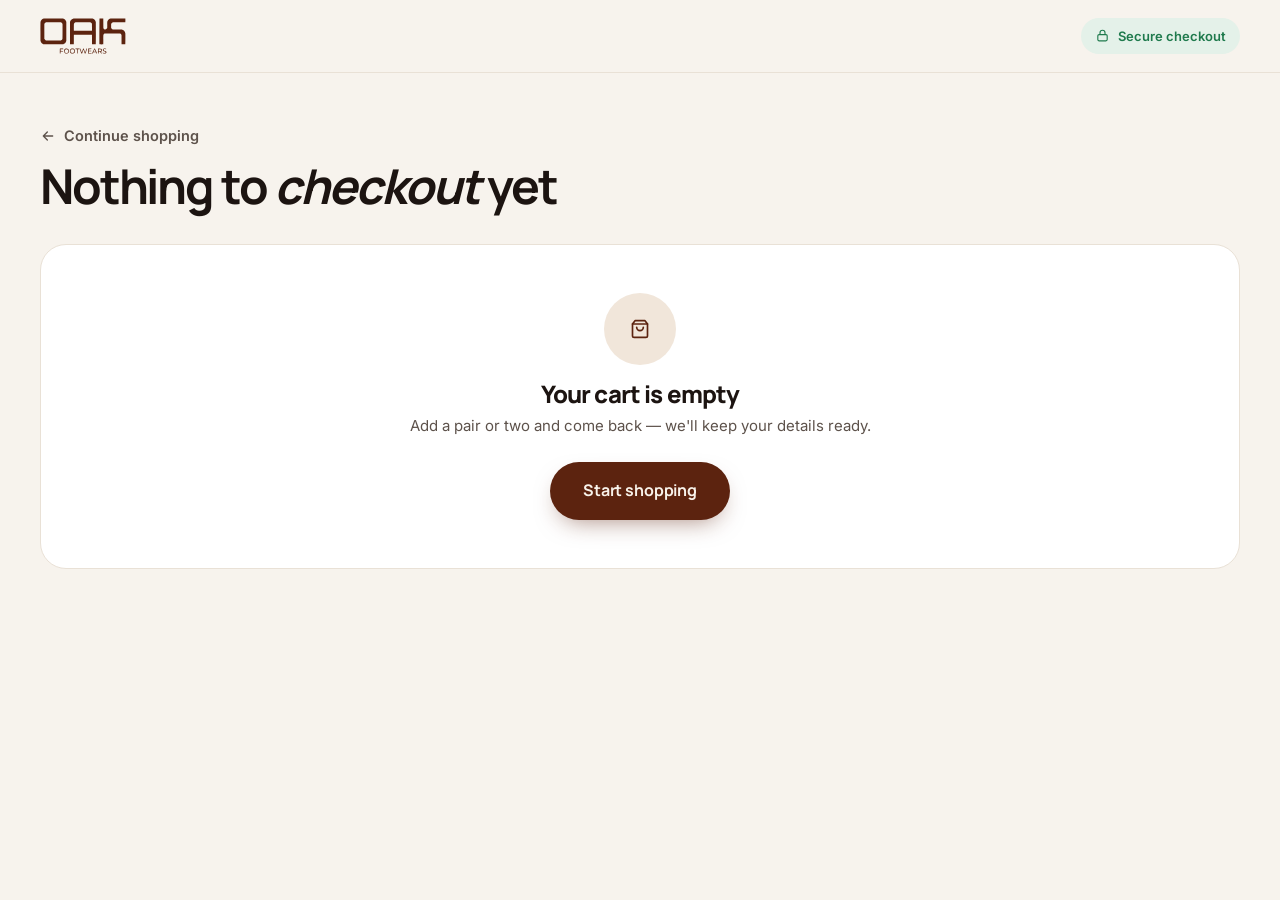
<file: checkout.html>
<!DOCTYPE html>
<html lang="en">
<head>
  <meta charset="utf-8">
  <meta name="viewport" content="width=device-width, initial-scale=1, viewport-fit=cover">
  <title>Checkout — OAK Footwears</title>
  <meta name="description" content="Secure checkout.">
  <meta name="theme-color" content="#5c230f">
  <meta property="og:type" content="website">
  <meta property="og:title" content="Checkout — OAK Footwears">
  <meta property="og:description" content="Secure checkout.">
  <meta property="og:image" content="assets/img/og-image.jpg">
  <meta name="twitter:card" content="summary_large_image">
  <link rel="icon" href="assets/img/favicon.svg" type="image/svg+xml">
  <link rel="icon" href="assets/img/favicon.png" type="image/png">
  <link rel="apple-touch-icon" href="assets/img/apple-touch-icon.png">
  <link rel="preconnect" href="https://fonts.googleapis.com">
  <link rel="preconnect" href="https://fonts.gstatic.com" crossorigin>
  <link href="https://fonts.googleapis.com/css2?family=Inter:wght@400;500;600;700&family=Manrope:wght@500;600;700;800&display=swap" rel="stylesheet">
  <link rel="stylesheet" href="assets/css/styles.css">
  <script src="https://js.paystack.co/v1/inline.js" defer></script>
  <script src="assets/js/data.js" defer></script>
  <script src="assets/js/pages.js" defer></script>
  <script src="assets/js/app.js" defer></script>
</head>
<body data-page="checkout">
  <header class="checkout-header">
    <div class="container">
      <a href="index.html" class="nav-brand" aria-label="OAK Footwears — home"><svg role="img" aria-label="OAK Footwears" xmlns="http://www.w3.org/2000/svg" viewBox="0 0 1486 623" fill="currentColor" fill-rule="evenodd"><path d="M354.6,613.9C355.0,613.2 355.2,606.0 355.1,597.8C354.9,587.5 355.2,582.4 356.1,581.4C357.0,580.3 361.1,580.0 377.1,580.0L397.0,580.0L398.2,577.5C399.0,575.6 399.0,574.4 398.2,572.5L397.0,570.0L377.2,570.0C363.1,570.0 357.1,569.7 356.2,568.8C354.7,567.3 354.6,543.7 356.1,540.9L357.1,538.9L379.2,539.1L401.4,539.2L402.7,537.4C403.9,535.8 403.7,531.4 402.5,530.2C401.9,529.6 344.8,529.9 344.1,530.5C343.0,531.6 343.1,612.4 344.2,613.8C345.5,615.3 353.6,615.4 354.6,613.9ZM478.8,611.5C496.5,603.0 505.1,587.2 503.4,566.5C501.2,541.6 475.8,524.0 449.7,529.5C437.9,531.9 433.7,534.2 426.0,541.9C404.3,563.9 411.7,600.0 440.5,612.3C445.9,614.6 447.8,614.9 459.0,615.0L471.6,615.0L478.8,611.5ZM579.3,612.8C580.7,611.8 582.6,611.0 583.3,611.0C584.1,611.0 585.5,610.1 586.5,609.0C587.5,607.9 588.8,607.0 589.5,607.0C590.7,607.0 596.4,601.1 599.7,596.4C605.0,588.8 606.5,583.1 606.5,571.5L606.4,560.5L603.0,553.5C599.2,545.6 591.3,537.2 584.8,534.0C560.5,522.3 531.1,530.8 520.9,552.5C514.7,565.5 514.8,578.4 520.9,591.5C525.6,601.3 532.3,607.5 543.6,612.4L549.5,615.0L563.0,614.8C574.0,614.6 577.1,614.2 579.3,612.8ZM652.0,613.5C652.9,612.4 653.2,603.2 653.1,577.1C653.0,546.7 653.2,541.9 654.6,540.6C655.8,539.3 658.5,539.1 668.6,539.2C681.9,539.5 683.0,539.1 683.0,534.5C683.0,529.9 683.1,530.0 648.4,529.9C630.3,529.9 614.7,530.2 613.7,530.5C612.3,531.1 612.0,532.1 612.2,534.9L612.5,538.5L625.5,538.8C635.7,539.0 638.8,539.4 640.2,540.7L642.0,542.3L642.0,578.1C642.0,605.7 642.3,613.9 643.2,614.3C645.9,615.4 650.8,614.9 652.0,613.5ZM727.3,613.8C728.9,612.6 731.5,606.2 734.5,596.0C739.0,581.3 750.1,550.6 751.2,549.9C753.1,548.7 754.3,550.4 755.6,556.3C756.3,559.1 758.0,564.6 759.5,568.5C760.9,572.4 762.7,577.5 763.5,580.0C765.8,587.7 768.1,594.4 769.6,597.8C770.4,599.6 771.0,601.9 771.0,602.8C771.0,603.8 771.7,605.5 772.5,606.6C773.3,607.6 774.0,609.4 774.0,610.5C774.0,613.7 776.0,615.0 781.0,615.0C787.4,615.0 788.3,613.9 792.0,602.0C793.7,596.2 795.8,589.9 796.5,588.0C797.3,586.1 800.9,575.3 804.6,564.0C808.2,552.7 812.0,541.6 813.1,539.2C816.6,531.4 814.9,528.1 808.3,529.7C805.3,530.4 804.3,531.2 803.6,533.5C803.1,535.2 802.2,538.1 801.5,540.0C799.9,544.2 797.4,551.8 795.4,558.0C787.3,583.9 782.8,596.0 781.0,596.0C779.7,596.0 778.9,594.9 778.1,591.8C777.1,587.2 774.4,578.8 773.0,575.5C772.5,574.4 769.1,564.3 765.4,553.0C761.7,541.7 758.1,532.0 757.6,531.3C757.0,530.7 754.6,529.9 752.3,529.5C748.6,528.9 748.0,529.1 746.6,531.2C745.1,533.5 742.4,540.7 739.5,550.0C737.0,558.2 729.9,578.4 728.4,581.7C727.6,583.4 727.0,585.4 727.0,586.2C726.9,588.9 723.0,596.0 721.6,596.0C720.7,596.0 719.8,594.8 719.5,593.2C718.2,587.0 716.7,582.3 708.5,558.0C703.5,543.1 699.2,531.9 698.1,531.0C696.9,529.9 694.9,529.6 692.1,529.8L688.0,530.2L688.0,532.9C688.0,534.4 688.4,536.0 688.8,536.6C689.3,537.1 695.2,554.4 702.0,575.0C708.8,595.6 714.8,613.1 715.3,613.8C715.8,614.4 718.4,615.0 720.9,615.0C723.5,615.0 726.4,614.4 727.3,613.8ZM892.8,613.8C894.5,612.4 894.3,607.5 892.5,605.7C891.3,604.5 887.2,604.3 868.8,604.5C856.5,604.6 845.7,604.3 844.8,603.8C843.2,603.0 843.0,601.3 843.0,590.7C843.0,582.5 843.4,578.0 844.2,577.2C845.1,576.3 851.1,576.0 865.0,576.0C885.6,576.0 887.0,575.7 887.0,571.5C887.0,567.3 885.6,567.0 865.0,567.0C851.1,567.0 845.1,566.7 844.2,565.8C842.4,564.0 842.5,541.6 844.3,540.1C845.2,539.4 853.1,539.1 868.0,539.1C885.5,539.1 890.5,538.9 891.2,537.8C892.0,536.5 891.5,531.2 890.4,530.1C889.5,529.2 833.6,530.1 832.6,531.0C831.6,532.0 831.5,612.4 832.5,614.0C833.4,615.4 891.0,615.2 892.8,613.8ZM911.5,614.4C912.4,614.0 915.2,609.5 917.6,604.4C920.0,599.3 922.8,594.6 923.9,594.1C925.0,593.4 933.8,593.1 945.9,593.1C969.4,593.2 968.2,592.7 973.0,604.0C977.2,613.9 978.3,615.0 983.6,615.0C990.5,615.0 990.6,615.7 979.9,592.2C978.3,588.8 975.6,583.0 974.0,579.2C968.3,566.7 967.1,564.0 965.1,559.7C958.6,546.0 954.0,535.6 954.0,534.5C954.0,530.8 943.8,527.7 940.2,530.3C939.1,531.2 931.0,547.2 931.0,548.5C931.0,548.8 928.3,554.6 925.0,561.5C921.7,568.4 919.0,574.3 919.0,574.6C919.0,575.0 917.7,578.0 916.1,581.4C914.5,584.7 912.0,590.2 910.5,593.5C909.0,596.8 906.5,602.4 904.8,605.8C903.2,609.3 902.1,612.8 902.4,613.6C903.0,615.1 908.5,615.5 911.5,614.4ZM1015.0,602.3C1015.3,595.6 1015.8,589.8 1016.2,589.4C1016.7,589.0 1022.6,588.7 1029.5,588.7L1042.0,588.7L1044.1,591.4C1046.6,594.6 1052.1,602.1 1055.4,607.0C1060.0,613.8 1061.7,615.0 1066.6,615.0C1072.2,615.0 1073.3,613.0 1069.8,609.2C1068.5,607.7 1065.1,603.2 1062.4,599.1C1059.7,595.1 1056.9,591.5 1056.2,591.3C1053.9,590.4 1054.9,586.1 1057.8,584.2C1062.7,581.2 1066.4,577.6 1069.0,573.5C1071.2,569.9 1071.5,568.4 1071.5,559.5C1071.4,553.5 1070.9,548.5 1070.2,547.0C1066.5,539.7 1064.5,537.7 1056.2,533.3C1052.2,531.1 1049.7,530.7 1039.0,530.1C1023.3,529.3 1005.3,529.4 1004.4,530.3C1003.5,531.1 1003.6,612.5 1004.5,614.0C1004.9,614.6 1007.1,615.0 1009.8,614.8L1014.5,614.5L1015.0,602.3ZM1138.8,610.6C1153.5,601.8 1154.5,583.5 1140.7,574.2C1138.3,572.6 1135.0,571.0 1133.4,570.7C1130.1,570.1 1121.6,567.7 1112.0,564.8C1102.1,561.8 1097.1,556.4 1098.5,550.0C1099.1,547.3 1103.9,542.1 1107.5,540.2C1113.7,537.1 1129.9,538.1 1136.3,542.1C1140.4,544.5 1141.5,544.5 1144.0,541.8C1149.0,536.4 1143.6,532.0 1128.6,529.5C1104.9,525.5 1087.0,535.5 1087.0,552.8C1087.0,566.7 1095.3,572.7 1123.0,579.0C1136.9,582.2 1142.6,591.1 1135.9,599.2C1128.8,607.9 1107.1,608.0 1094.2,599.5C1089.5,596.4 1088.5,596.7 1086.3,602.1L1085.1,604.8L1089.0,607.9C1091.1,609.6 1093.4,611.0 1094.0,611.0C1094.7,611.0 1096.6,611.6 1098.3,612.4C1103.1,614.6 1105.3,614.8 1119.5,614.6L1132.5,614.4L1138.8,610.6ZM453.1,604.9C434.5,601.8 422.2,583.9 426.0,565.3C431.2,539.8 463.6,529.8 481.9,548.1C489.4,555.7 491.5,560.9 491.5,572.5C491.5,581.4 491.2,583.0 489.1,586.5C482.3,597.5 477.1,601.6 466.2,604.4C462.7,605.3 459.5,605.9 459.2,605.9C458.8,605.8 456.1,605.4 453.1,604.9ZM549.6,603.4C542.5,601.1 532.1,590.4 529.8,582.9C524.4,565.9 532.2,548.8 548.5,541.6C555.9,538.3 567.3,538.0 573.5,541.0C575.7,542.1 578.0,542.9 578.6,543.0C581.0,543.0 589.3,552.5 592.1,558.3C599.6,574.2 593.1,593.6 577.5,601.5C570.4,605.1 557.7,605.9 549.6,603.4ZM927.6,582.5C927.3,581.7 928.6,578.0 930.5,574.3C935.0,565.2 938.3,557.8 941.1,550.3C943.6,543.7 946.3,542.0 947.6,546.2C947.9,547.5 950.0,552.2 952.1,556.6C954.3,561.1 956.0,565.0 956.0,565.4C956.0,565.8 957.6,569.5 959.6,573.5C961.6,577.6 963.0,581.6 962.6,582.5C961.8,584.7 928.5,584.8 927.6,582.5ZM1016.2,577.8C1015.4,577.0 1015.0,571.3 1015.0,558.8L1015.0,541.1L1016.9,540.0C1018.0,539.5 1023.9,539.1 1030.1,539.1C1048.5,539.2 1057.7,543.8 1059.9,554.2C1062.1,564.3 1058.2,572.0 1048.5,576.6C1044.0,578.7 1042.1,579.0 1030.5,579.0C1021.6,579.0 1017.0,578.6 1016.2,577.8ZM584.7,455.5C585.7,455.2 585.9,436.3 586.0,371.9C586.0,326.1 586.2,288.5 586.3,288.3C586.5,288.2 656.8,288.0 742.5,288.0C867.3,288.0 898.5,288.2 899.2,289.2C899.6,289.9 900.0,327.5 900.0,372.7C900.0,425.0 900.4,455.1 901.0,455.5C903.1,456.8 965.3,456.1 966.1,454.8C966.6,454.1 967.0,368.4 967.0,264.5C967.0,105.7 966.7,74.4 965.6,68.8C959.3,39.3 937.9,16.9 909.5,10.1L900.5,7.9L740.0,8.2L579.5,8.5L571.5,11.3C557.8,16.2 546.5,23.3 537.8,32.6C533.5,37.3 526.3,48.7 524.7,53.3C523.9,55.6 522.4,59.8 521.4,62.5L519.5,67.5L519.2,261.4C519.1,378.2 519.3,455.6 519.9,455.9C520.9,456.6 582.8,456.2 584.7,455.5ZM1095.1,454.8C1095.6,454.1 1096.0,418.7 1096.0,376.2C1096.0,307.5 1096.2,298.2 1097.6,293.2C1100.3,284.0 1106.7,276.2 1116.5,270.2L1122.5,266.5L1253.5,266.5L1384.5,266.5L1387.6,268.2C1398.0,273.9 1405.0,281.7 1408.6,291.6L1411.0,298.3L1411.0,376.6C1411.0,427.2 1411.4,455.1 1412.0,455.5C1412.5,455.8 1427.0,456.1 1444.2,456.1L1475.4,456.2L1476.7,454.4C1478.5,452.0 1478.6,276.8 1476.9,265.0C1472.4,234.2 1453.9,211.8 1425.1,202.1L1417.5,199.6L1338.5,199.0L1259.5,198.5L1252.0,194.7C1245.0,191.3 1236.5,183.2 1235.1,178.7C1234.9,178.0 1233.9,175.6 1232.9,173.3L1231.0,169.1L1231.0,137.1L1231.0,105.0L1233.6,98.5C1236.9,90.2 1247.2,80.2 1255.6,77.0L1261.1,75.0L1368.5,75.0L1475.9,75.0L1476.9,73.2C1478.4,70.4 1478.4,11.1 1476.9,9.4C1475.9,8.2 1456.0,8.0 1353.0,8.0L1230.3,8.0L1221.9,10.1C1199.4,15.7 1181.7,29.6 1171.6,49.7C1164.8,63.4 1164.7,63.7 1164.1,122.0L1163.5,174.5L1160.7,179.5C1151.8,195.4 1133.5,203.0 1118.9,196.9C1109.4,192.9 1100.8,184.4 1097.7,175.7C1096.9,173.4 1096.4,148.5 1096.0,90.5L1095.5,8.5L1063.5,8.2C1034.9,8.0 1031.4,8.1 1030.3,9.6C1028.3,12.3 1028.4,452.7 1030.4,454.9C1032.4,457.1 1093.8,457.0 1095.1,454.8ZM405.3,452.7C411.3,450.3 415.7,448.1 424.6,443.2C428.2,441.2 439.8,429.0 443.4,423.5C449.2,414.6 449.6,413.6 452.6,404.5L455.5,395.5L455.5,231.5L455.5,67.5L453.1,60.5C444.4,35.0 424.4,16.4 399.0,10.1L390.7,8.0L233.5,8.0L76.3,8.0L67.2,9.9C45.0,14.6 26.2,29.2 16.1,49.7C12.5,57.0 11.7,59.4 9.1,71.2C8.3,74.4 8.0,125.6 8.0,232.4L8.0,388.9L9.9,397.0C13.6,412.5 17.5,420.3 27.0,431.2C31.4,436.3 44.4,447.0 46.2,447.0C46.9,447.0 48.5,447.7 49.6,448.5C52.7,450.6 62.3,454.0 67.8,455.0C70.4,455.4 145.8,455.7 235.5,455.6L398.5,455.5L405.3,452.7ZM103.0,388.4C91.3,384.8 84.0,378.2 77.5,365.5L75.5,361.5L75.2,234.0L75.0,106.5L77.2,100.5C81.2,89.6 87.3,83.2 98.5,77.9L104.5,75.0L232.5,75.0L360.5,75.0L364.3,77.0C366.3,78.1 368.5,79.0 369.1,79.0C371.1,79.0 379.9,87.0 383.1,91.8C384.9,94.4 387.1,99.3 388.1,102.8L389.9,109.1L389.9,230.3C390.0,305.6 389.6,353.7 389.0,357.4C387.0,369.9 378.8,380.6 367.0,386.3L360.5,389.5L234.0,389.7C128.4,389.8 106.8,389.6 103.0,388.4ZM587.0,221.2C585.5,220.7 585.7,108.3 587.2,102.2C589.4,93.1 598.5,82.5 607.9,78.1L613.5,75.5L742.5,75.5L871.6,75.5L876.0,77.4C882.2,80.1 889.9,86.5 893.7,92.1C900.0,101.4 900.0,101.6 900.0,162.9C900.0,193.5 899.6,219.1 899.2,219.8C898.5,220.8 868.5,221.1 743.2,221.3C657.8,221.4 587.6,221.3 587.0,221.2Z"/></svg></a>
      <span class="secure"><svg viewBox="0 0 24 24" fill="none" stroke="currentColor" stroke-width="1.8"><rect x="4.5" y="10.5" width="15" height="10" rx="2"/><path d="M8 10.5V7.5a4 4 0 0 1 8 0v3"/></svg> Secure checkout</span>
    </div>
  </header>
  <main>
    <div class="checkout-wrap" id="checkoutWrap">
      <div class="container">
        <div style="margin-bottom:32px"><a href="shop.html" class="link-arrow" style="border:0;padding:0;margin-bottom:14px;color:var(--ink-2)"><svg viewBox="0 0 24 24" fill="none" stroke="currentColor" stroke-width="2" stroke-linecap="round" stroke-linejoin="round"><path d="M19 12H5M11 6l-6 6 6 6"/></svg> Continue shopping</a><h1>Checkout</h1></div>
        <div class="checkout-grid">
          <div class="checkout-main">
            <section class="form-section" id="step-contact">
              <div class="form-section-header"><span class="step-number">1</span><h2>Contact</h2></div>
              <div class="form-row"><div class="form-field"><label for="firstName">First name</label><input type="text" id="firstName" placeholder="Adaeze" autocomplete="given-name" required><span class="error-msg">Required</span></div><div class="form-field"><label for="lastName">Last name</label><input type="text" id="lastName" placeholder="Okafor" autocomplete="family-name" required><span class="error-msg">Required</span></div></div>
              <div class="form-row"><div class="form-field"><label for="email">Email</label><input type="email" id="email" placeholder="you@example.com" autocomplete="email" required><span class="error-msg">Enter a valid email address</span></div><div class="form-field"><label for="phone">Phone (WhatsApp)</label><input type="tel" id="phone" placeholder="0801 234 5678" autocomplete="tel" required><span class="error-msg">Enter your phone number</span></div></div>
            </section>
            <section class="form-section" id="step-delivery">
              <div class="form-section-header"><span class="step-number">2</span><h2>Delivery</h2></div>
              <div class="form-row full"><div class="form-field"><label for="address">Street address</label><input type="text" id="address" placeholder="House number, street, estate" autocomplete="street-address" required><span class="error-msg">Required</span></div></div>
              <div class="form-row"><div class="form-field"><label for="city">City / area</label><input type="text" id="city" placeholder="e.g. Lekki Phase 1" autocomplete="address-level2" required><span class="error-msg">Required</span></div>
                <div class="form-field"><label for="state">State</label><select id="state" autocomplete="address-level1" required><option value="">Select state</option></select><span class="error-msg">Please select a state</span></div></div>
              <p class="option-label">Delivery method</p>
              <div class="delivery-options" id="deliveryOptions"></div>
            </section>
            <section class="form-section" id="step-payment">
              <div class="form-section-header"><span class="step-number">3</span><h2>Payment</h2></div>
              <div class="payment-options" id="paymentOptions">
                <label class="payment-option selected" data-payment="paystack"><input type="radio" name="payment" value="paystack" checked><span class="payment-radio"></span><span class="payment-icon"><svg viewBox="0 0 24 24" fill="none" stroke="currentColor" stroke-width="1.7"><rect x="2.5" y="5" width="19" height="14" rx="2.5"/><path d="M2.5 10h19"/></svg></span><div class="payment-info"><span class="name">Card, transfer or USSD</span><span class="desc">Secured by Paystack</span></div><span class="payment-tag">Recommended</span></label>
                <label class="payment-option" data-payment="pod"><input type="radio" name="payment" value="pod"><span class="payment-radio"></span><span class="payment-icon"><svg viewBox="0 0 24 24" fill="none" stroke="currentColor" stroke-width="1.7"><rect x="2.5" y="6" width="19" height="12" rx="2"/><circle cx="12" cy="12" r="2.6"/></svg></span><div class="payment-info"><span class="name">Pay on delivery</span><span class="desc">Cash or transfer at your door — Lagos only</span></div></label>
              </div>
            </section>
          </div>
          <aside class="order-summary">
            <h2>Order summary</h2>
            <div class="order-items" id="orderItems"></div>
            <div class="promo-row"><label for="promoCode" class="sr-only">Discount code</label><input type="text" id="promoCode" placeholder="Discount code"><button type="button" id="applyPromo">Apply</button></div>
            <div class="order-totals">
              <div class="order-total-row"><span>Subtotal</span><span id="subtotal">₦0</span></div>
              <div class="order-total-row"><span>Delivery</span><span id="deliveryFee">—</span></div>
              <div class="order-total-row discount" id="discountRow" style="display:none"><span>Discount</span><span id="discountAmount">−₦0</span></div>
              <div class="order-total-row grand"><span>Total</span><span id="grandTotal">₦0</span></div>
            </div>
            <div class="order-cta"><button class="btn btn-primary btn-lg btn-block" id="placeOrderBtn">Place order</button></div>
            <div class="order-trust">
              <div class="order-trust-item"><svg viewBox="0 0 24 24" fill="none" stroke="currentColor" stroke-width="1.7" stroke-linecap="round" stroke-linejoin="round"><path d="M4 8h13l-3-3M20 16H7l3 3"/></svg> Free 7-day size exchange</div>
              <div class="order-trust-item"><svg viewBox="0 0 24 24" fill="none" stroke="currentColor" stroke-width="1.8"><rect x="4.5" y="10.5" width="15" height="10" rx="2"/><path d="M8 10.5V7.5a4 4 0 0 1 8 0v3"/></svg> Encrypted, secure payment</div>
              <div class="order-trust-item"><svg viewBox="0 0 24 24" fill="none" stroke="currentColor" stroke-width="1.7" stroke-linejoin="round"><path d="M3 6h11v10H3zM14 9h4l3 3v4h-7"/><circle cx="7" cy="17.5" r="1.8"/><circle cx="17.5" cy="17.5" r="1.8"/></svg> Estimated delivery</div>
            </div>
          </aside>
        </div>
      </div>
    </div>
    <div class="checkout-success" id="checkoutSuccess">
      <div class="success-icon"><svg viewBox="0 0 24 24" fill="none" stroke="currentColor" stroke-width="2.2" stroke-linecap="round" stroke-linejoin="round"><path d="m5 12.5 4.5 4.5L19 7.5"/></svg></div>
      <h2>Order confirmed</h2>
      <p>Thank you for shopping with OAK Footwears.</p>
      <span class="success-order-id" id="orderIdDisplay">Order</span>
      <div style="display:flex;gap:10px;justify-content:center;flex-wrap:wrap"><a href="shop.html" class="btn btn-primary">Continue shopping</a><a href="index.html" class="btn btn-outline">Back to home</a></div>
    </div>
  </main>
</body>
</html>
</file>
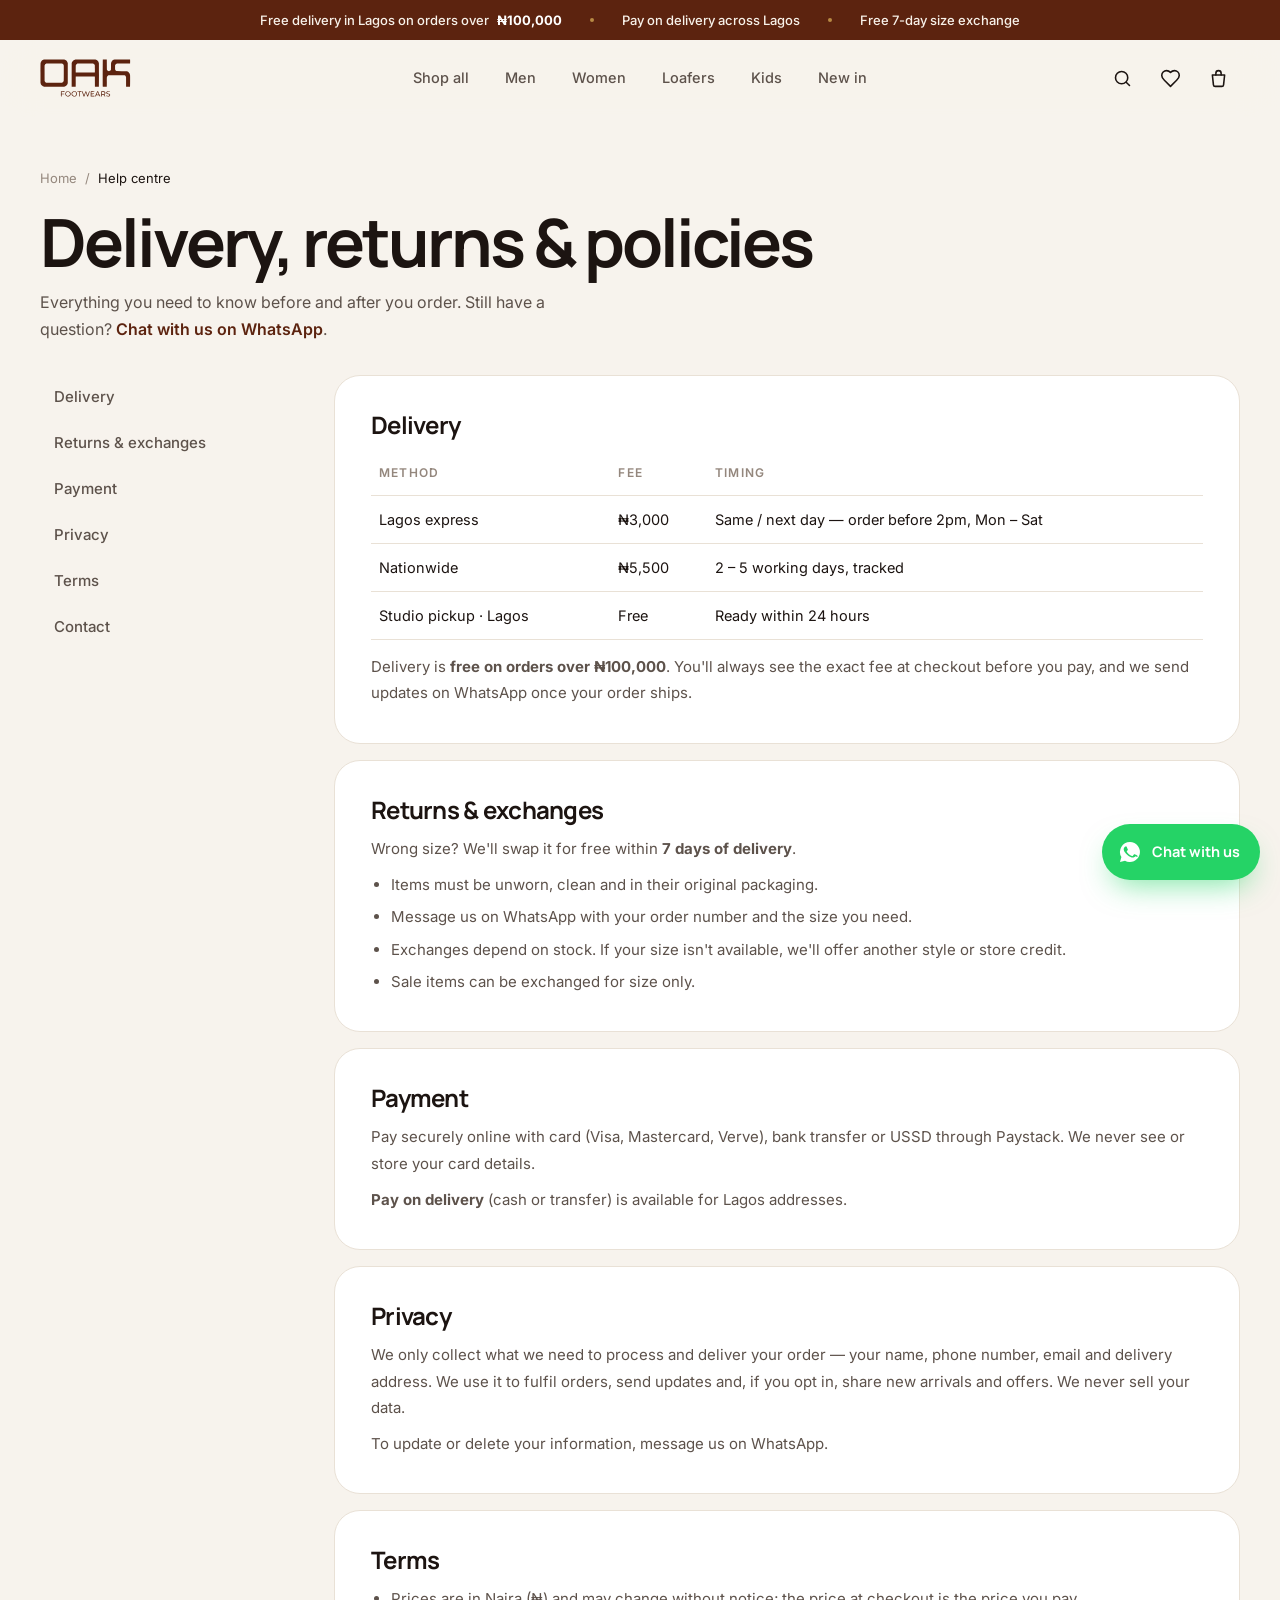
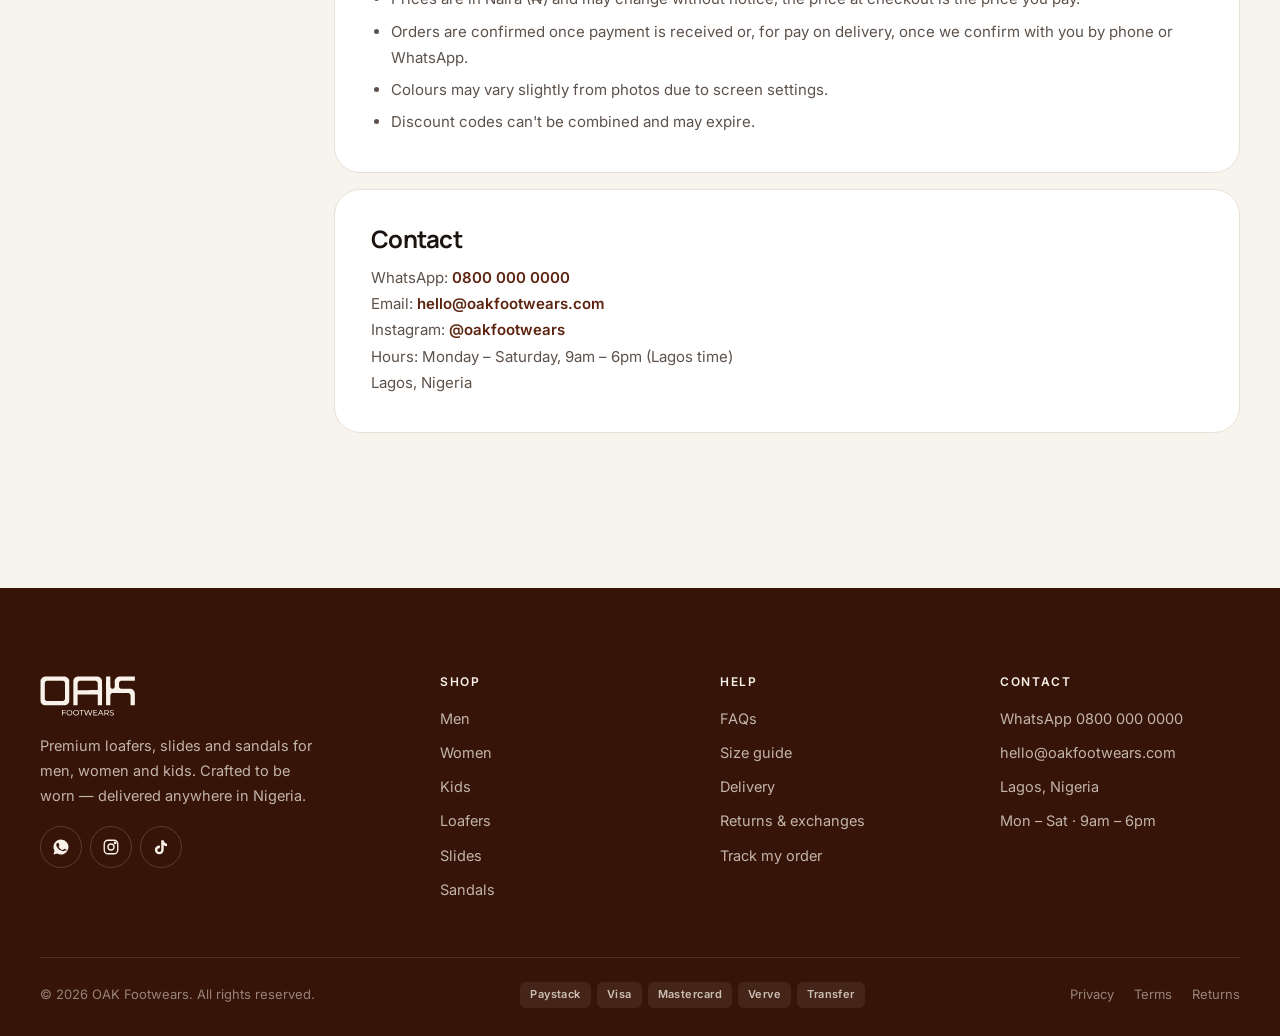
<file: policies.html>
<!DOCTYPE html>
<html lang="en">
<head>
  <meta charset="utf-8">
  <meta name="viewport" content="width=device-width, initial-scale=1, viewport-fit=cover">
  <title>Delivery, Returns & Policies — OAK Footwears</title>
  <meta name="description" content="Delivery fees, returns and exchanges, payment, privacy and terms at OAK Footwears.">
  <meta name="theme-color" content="#5c230f">
  <meta property="og:type" content="website">
  <meta property="og:title" content="Delivery, Returns & Policies — OAK Footwears">
  <meta property="og:description" content="Delivery fees, returns and exchanges, payment, privacy and terms at OAK Footwears.">
  <meta property="og:image" content="assets/img/og-image.jpg">
  <meta name="twitter:card" content="summary_large_image">
  <link rel="icon" href="assets/img/favicon.svg" type="image/svg+xml">
  <link rel="icon" href="assets/img/favicon.png" type="image/png">
  <link rel="apple-touch-icon" href="assets/img/apple-touch-icon.png">
  <link rel="preconnect" href="https://fonts.googleapis.com">
  <link rel="preconnect" href="https://fonts.gstatic.com" crossorigin>
  <link href="https://fonts.googleapis.com/css2?family=Inter:wght@400;500;600;700&family=Manrope:wght@500;600;700;800&display=swap" rel="stylesheet">
  <link rel="stylesheet" href="assets/css/styles.css">
  <script src="assets/js/data.js" defer></script>
  <script src="assets/js/pages.js" defer></script>
  <script src="assets/js/app.js" defer></script>
</head>
<body data-page="policies">
  <div class="announce"><div class="container">
    <span>Free delivery in Lagos on orders over <b>₦100,000</b></span>
    <span>Pay on delivery across Lagos</span>
    <span>Free 7-day size exchange</span>
  </div></div>
  <header class="navbar" id="navbar">
    <div class="nav-inner">
      <a href="index.html" class="nav-brand" aria-label="OAK Footwears — home"><svg role="img" aria-label="OAK Footwears" xmlns="http://www.w3.org/2000/svg" viewBox="0 0 1486 623" fill="currentColor" fill-rule="evenodd"><path d="M354.6,613.9C355.0,613.2 355.2,606.0 355.1,597.8C354.9,587.5 355.2,582.4 356.1,581.4C357.0,580.3 361.1,580.0 377.1,580.0L397.0,580.0L398.2,577.5C399.0,575.6 399.0,574.4 398.2,572.5L397.0,570.0L377.2,570.0C363.1,570.0 357.1,569.7 356.2,568.8C354.7,567.3 354.6,543.7 356.1,540.9L357.1,538.9L379.2,539.1L401.4,539.2L402.7,537.4C403.9,535.8 403.7,531.4 402.5,530.2C401.9,529.6 344.8,529.9 344.1,530.5C343.0,531.6 343.1,612.4 344.2,613.8C345.5,615.3 353.6,615.4 354.6,613.9ZM478.8,611.5C496.5,603.0 505.1,587.2 503.4,566.5C501.2,541.6 475.8,524.0 449.7,529.5C437.9,531.9 433.7,534.2 426.0,541.9C404.3,563.9 411.7,600.0 440.5,612.3C445.9,614.6 447.8,614.9 459.0,615.0L471.6,615.0L478.8,611.5ZM579.3,612.8C580.7,611.8 582.6,611.0 583.3,611.0C584.1,611.0 585.5,610.1 586.5,609.0C587.5,607.9 588.8,607.0 589.5,607.0C590.7,607.0 596.4,601.1 599.7,596.4C605.0,588.8 606.5,583.1 606.5,571.5L606.4,560.5L603.0,553.5C599.2,545.6 591.3,537.2 584.8,534.0C560.5,522.3 531.1,530.8 520.9,552.5C514.7,565.5 514.8,578.4 520.9,591.5C525.6,601.3 532.3,607.5 543.6,612.4L549.5,615.0L563.0,614.8C574.0,614.6 577.1,614.2 579.3,612.8ZM652.0,613.5C652.9,612.4 653.2,603.2 653.1,577.1C653.0,546.7 653.2,541.9 654.6,540.6C655.8,539.3 658.5,539.1 668.6,539.2C681.9,539.5 683.0,539.1 683.0,534.5C683.0,529.9 683.1,530.0 648.4,529.9C630.3,529.9 614.7,530.2 613.7,530.5C612.3,531.1 612.0,532.1 612.2,534.9L612.5,538.5L625.5,538.8C635.7,539.0 638.8,539.4 640.2,540.7L642.0,542.3L642.0,578.1C642.0,605.7 642.3,613.9 643.2,614.3C645.9,615.4 650.8,614.9 652.0,613.5ZM727.3,613.8C728.9,612.6 731.5,606.2 734.5,596.0C739.0,581.3 750.1,550.6 751.2,549.9C753.1,548.7 754.3,550.4 755.6,556.3C756.3,559.1 758.0,564.6 759.5,568.5C760.9,572.4 762.7,577.5 763.5,580.0C765.8,587.7 768.1,594.4 769.6,597.8C770.4,599.6 771.0,601.9 771.0,602.8C771.0,603.8 771.7,605.5 772.5,606.6C773.3,607.6 774.0,609.4 774.0,610.5C774.0,613.7 776.0,615.0 781.0,615.0C787.4,615.0 788.3,613.9 792.0,602.0C793.7,596.2 795.8,589.9 796.5,588.0C797.3,586.1 800.9,575.3 804.6,564.0C808.2,552.7 812.0,541.6 813.1,539.2C816.6,531.4 814.9,528.1 808.3,529.7C805.3,530.4 804.3,531.2 803.6,533.5C803.1,535.2 802.2,538.1 801.5,540.0C799.9,544.2 797.4,551.8 795.4,558.0C787.3,583.9 782.8,596.0 781.0,596.0C779.7,596.0 778.9,594.9 778.1,591.8C777.1,587.2 774.4,578.8 773.0,575.5C772.5,574.4 769.1,564.3 765.4,553.0C761.7,541.7 758.1,532.0 757.6,531.3C757.0,530.7 754.6,529.9 752.3,529.5C748.6,528.9 748.0,529.1 746.6,531.2C745.1,533.5 742.4,540.7 739.5,550.0C737.0,558.2 729.9,578.4 728.4,581.7C727.6,583.4 727.0,585.4 727.0,586.2C726.9,588.9 723.0,596.0 721.6,596.0C720.7,596.0 719.8,594.8 719.5,593.2C718.2,587.0 716.7,582.3 708.5,558.0C703.5,543.1 699.2,531.9 698.1,531.0C696.9,529.9 694.9,529.6 692.1,529.8L688.0,530.2L688.0,532.9C688.0,534.4 688.4,536.0 688.8,536.6C689.3,537.1 695.2,554.4 702.0,575.0C708.8,595.6 714.8,613.1 715.3,613.8C715.8,614.4 718.4,615.0 720.9,615.0C723.5,615.0 726.4,614.4 727.3,613.8ZM892.8,613.8C894.5,612.4 894.3,607.5 892.5,605.7C891.3,604.5 887.2,604.3 868.8,604.5C856.5,604.6 845.7,604.3 844.8,603.8C843.2,603.0 843.0,601.3 843.0,590.7C843.0,582.5 843.4,578.0 844.2,577.2C845.1,576.3 851.1,576.0 865.0,576.0C885.6,576.0 887.0,575.7 887.0,571.5C887.0,567.3 885.6,567.0 865.0,567.0C851.1,567.0 845.1,566.7 844.2,565.8C842.4,564.0 842.5,541.6 844.3,540.1C845.2,539.4 853.1,539.1 868.0,539.1C885.5,539.1 890.5,538.9 891.2,537.8C892.0,536.5 891.5,531.2 890.4,530.1C889.5,529.2 833.6,530.1 832.6,531.0C831.6,532.0 831.5,612.4 832.5,614.0C833.4,615.4 891.0,615.2 892.8,613.8ZM911.5,614.4C912.4,614.0 915.2,609.5 917.6,604.4C920.0,599.3 922.8,594.6 923.9,594.1C925.0,593.4 933.8,593.1 945.9,593.1C969.4,593.2 968.2,592.7 973.0,604.0C977.2,613.9 978.3,615.0 983.6,615.0C990.5,615.0 990.6,615.7 979.9,592.2C978.3,588.8 975.6,583.0 974.0,579.2C968.3,566.7 967.1,564.0 965.1,559.7C958.6,546.0 954.0,535.6 954.0,534.5C954.0,530.8 943.8,527.7 940.2,530.3C939.1,531.2 931.0,547.2 931.0,548.5C931.0,548.8 928.3,554.6 925.0,561.5C921.7,568.4 919.0,574.3 919.0,574.6C919.0,575.0 917.7,578.0 916.1,581.4C914.5,584.7 912.0,590.2 910.5,593.5C909.0,596.8 906.5,602.4 904.8,605.8C903.2,609.3 902.1,612.8 902.4,613.6C903.0,615.1 908.5,615.5 911.5,614.4ZM1015.0,602.3C1015.3,595.6 1015.8,589.8 1016.2,589.4C1016.7,589.0 1022.6,588.7 1029.5,588.7L1042.0,588.7L1044.1,591.4C1046.6,594.6 1052.1,602.1 1055.4,607.0C1060.0,613.8 1061.7,615.0 1066.6,615.0C1072.2,615.0 1073.3,613.0 1069.8,609.2C1068.5,607.7 1065.1,603.2 1062.4,599.1C1059.7,595.1 1056.9,591.5 1056.2,591.3C1053.9,590.4 1054.9,586.1 1057.8,584.2C1062.7,581.2 1066.4,577.6 1069.0,573.5C1071.2,569.9 1071.5,568.4 1071.5,559.5C1071.4,553.5 1070.9,548.5 1070.2,547.0C1066.5,539.7 1064.5,537.7 1056.2,533.3C1052.2,531.1 1049.7,530.7 1039.0,530.1C1023.3,529.3 1005.3,529.4 1004.4,530.3C1003.5,531.1 1003.6,612.5 1004.5,614.0C1004.9,614.6 1007.1,615.0 1009.8,614.8L1014.5,614.5L1015.0,602.3ZM1138.8,610.6C1153.5,601.8 1154.5,583.5 1140.7,574.2C1138.3,572.6 1135.0,571.0 1133.4,570.7C1130.1,570.1 1121.6,567.7 1112.0,564.8C1102.1,561.8 1097.1,556.4 1098.5,550.0C1099.1,547.3 1103.9,542.1 1107.5,540.2C1113.7,537.1 1129.9,538.1 1136.3,542.1C1140.4,544.5 1141.5,544.5 1144.0,541.8C1149.0,536.4 1143.6,532.0 1128.6,529.5C1104.9,525.5 1087.0,535.5 1087.0,552.8C1087.0,566.7 1095.3,572.7 1123.0,579.0C1136.9,582.2 1142.6,591.1 1135.9,599.2C1128.8,607.9 1107.1,608.0 1094.2,599.5C1089.5,596.4 1088.5,596.7 1086.3,602.1L1085.1,604.8L1089.0,607.9C1091.1,609.6 1093.4,611.0 1094.0,611.0C1094.7,611.0 1096.6,611.6 1098.3,612.4C1103.1,614.6 1105.3,614.8 1119.5,614.6L1132.5,614.4L1138.8,610.6ZM453.1,604.9C434.5,601.8 422.2,583.9 426.0,565.3C431.2,539.8 463.6,529.8 481.9,548.1C489.4,555.7 491.5,560.9 491.5,572.5C491.5,581.4 491.2,583.0 489.1,586.5C482.3,597.5 477.1,601.6 466.2,604.4C462.7,605.3 459.5,605.9 459.2,605.9C458.8,605.8 456.1,605.4 453.1,604.9ZM549.6,603.4C542.5,601.1 532.1,590.4 529.8,582.9C524.4,565.9 532.2,548.8 548.5,541.6C555.9,538.3 567.3,538.0 573.5,541.0C575.7,542.1 578.0,542.9 578.6,543.0C581.0,543.0 589.3,552.5 592.1,558.3C599.6,574.2 593.1,593.6 577.5,601.5C570.4,605.1 557.7,605.9 549.6,603.4ZM927.6,582.5C927.3,581.7 928.6,578.0 930.5,574.3C935.0,565.2 938.3,557.8 941.1,550.3C943.6,543.7 946.3,542.0 947.6,546.2C947.9,547.5 950.0,552.2 952.1,556.6C954.3,561.1 956.0,565.0 956.0,565.4C956.0,565.8 957.6,569.5 959.6,573.5C961.6,577.6 963.0,581.6 962.6,582.5C961.8,584.7 928.5,584.8 927.6,582.5ZM1016.2,577.8C1015.4,577.0 1015.0,571.3 1015.0,558.8L1015.0,541.1L1016.9,540.0C1018.0,539.5 1023.9,539.1 1030.1,539.1C1048.5,539.2 1057.7,543.8 1059.9,554.2C1062.1,564.3 1058.2,572.0 1048.5,576.6C1044.0,578.7 1042.1,579.0 1030.5,579.0C1021.6,579.0 1017.0,578.6 1016.2,577.8ZM584.7,455.5C585.7,455.2 585.9,436.3 586.0,371.9C586.0,326.1 586.2,288.5 586.3,288.3C586.5,288.2 656.8,288.0 742.5,288.0C867.3,288.0 898.5,288.2 899.2,289.2C899.6,289.9 900.0,327.5 900.0,372.7C900.0,425.0 900.4,455.1 901.0,455.5C903.1,456.8 965.3,456.1 966.1,454.8C966.6,454.1 967.0,368.4 967.0,264.5C967.0,105.7 966.7,74.4 965.6,68.8C959.3,39.3 937.9,16.9 909.5,10.1L900.5,7.9L740.0,8.2L579.5,8.5L571.5,11.3C557.8,16.2 546.5,23.3 537.8,32.6C533.5,37.3 526.3,48.7 524.7,53.3C523.9,55.6 522.4,59.8 521.4,62.5L519.5,67.5L519.2,261.4C519.1,378.2 519.3,455.6 519.9,455.9C520.9,456.6 582.8,456.2 584.7,455.5ZM1095.1,454.8C1095.6,454.1 1096.0,418.7 1096.0,376.2C1096.0,307.5 1096.2,298.2 1097.6,293.2C1100.3,284.0 1106.7,276.2 1116.5,270.2L1122.5,266.5L1253.5,266.5L1384.5,266.5L1387.6,268.2C1398.0,273.9 1405.0,281.7 1408.6,291.6L1411.0,298.3L1411.0,376.6C1411.0,427.2 1411.4,455.1 1412.0,455.5C1412.5,455.8 1427.0,456.1 1444.2,456.1L1475.4,456.2L1476.7,454.4C1478.5,452.0 1478.6,276.8 1476.9,265.0C1472.4,234.2 1453.9,211.8 1425.1,202.1L1417.5,199.6L1338.5,199.0L1259.5,198.5L1252.0,194.7C1245.0,191.3 1236.5,183.2 1235.1,178.7C1234.9,178.0 1233.9,175.6 1232.9,173.3L1231.0,169.1L1231.0,137.1L1231.0,105.0L1233.6,98.5C1236.9,90.2 1247.2,80.2 1255.6,77.0L1261.1,75.0L1368.5,75.0L1475.9,75.0L1476.9,73.2C1478.4,70.4 1478.4,11.1 1476.9,9.4C1475.9,8.2 1456.0,8.0 1353.0,8.0L1230.3,8.0L1221.9,10.1C1199.4,15.7 1181.7,29.6 1171.6,49.7C1164.8,63.4 1164.7,63.7 1164.1,122.0L1163.5,174.5L1160.7,179.5C1151.8,195.4 1133.5,203.0 1118.9,196.9C1109.4,192.9 1100.8,184.4 1097.7,175.7C1096.9,173.4 1096.4,148.5 1096.0,90.5L1095.5,8.5L1063.5,8.2C1034.9,8.0 1031.4,8.1 1030.3,9.6C1028.3,12.3 1028.4,452.7 1030.4,454.9C1032.4,457.1 1093.8,457.0 1095.1,454.8ZM405.3,452.7C411.3,450.3 415.7,448.1 424.6,443.2C428.2,441.2 439.8,429.0 443.4,423.5C449.2,414.6 449.6,413.6 452.6,404.5L455.5,395.5L455.5,231.5L455.5,67.5L453.1,60.5C444.4,35.0 424.4,16.4 399.0,10.1L390.7,8.0L233.5,8.0L76.3,8.0L67.2,9.9C45.0,14.6 26.2,29.2 16.1,49.7C12.5,57.0 11.7,59.4 9.1,71.2C8.3,74.4 8.0,125.6 8.0,232.4L8.0,388.9L9.9,397.0C13.6,412.5 17.5,420.3 27.0,431.2C31.4,436.3 44.4,447.0 46.2,447.0C46.9,447.0 48.5,447.7 49.6,448.5C52.7,450.6 62.3,454.0 67.8,455.0C70.4,455.4 145.8,455.7 235.5,455.6L398.5,455.5L405.3,452.7ZM103.0,388.4C91.3,384.8 84.0,378.2 77.5,365.5L75.5,361.5L75.2,234.0L75.0,106.5L77.2,100.5C81.2,89.6 87.3,83.2 98.5,77.9L104.5,75.0L232.5,75.0L360.5,75.0L364.3,77.0C366.3,78.1 368.5,79.0 369.1,79.0C371.1,79.0 379.9,87.0 383.1,91.8C384.9,94.4 387.1,99.3 388.1,102.8L389.9,109.1L389.9,230.3C390.0,305.6 389.6,353.7 389.0,357.4C387.0,369.9 378.8,380.6 367.0,386.3L360.5,389.5L234.0,389.7C128.4,389.8 106.8,389.6 103.0,388.4ZM587.0,221.2C585.5,220.7 585.7,108.3 587.2,102.2C589.4,93.1 598.5,82.5 607.9,78.1L613.5,75.5L742.5,75.5L871.6,75.5L876.0,77.4C882.2,80.1 889.9,86.5 893.7,92.1C900.0,101.4 900.0,101.6 900.0,162.9C900.0,193.5 899.6,219.1 899.2,219.8C898.5,220.8 868.5,221.1 743.2,221.3C657.8,221.4 587.6,221.3 587.0,221.2Z"/></svg></a>
      <nav class="nav-links" aria-label="Main"><a href="shop.html" class="nav-link">Shop all</a><a href="shop.html?g=men" class="nav-link">Men</a><a href="shop.html?g=women" class="nav-link">Women</a><a href="shop.html?c=loafers" class="nav-link">Loafers</a><a href="shop.html?g=kids" class="nav-link">Kids</a><a href="shop.html?tag=new" class="nav-link">New in</a></nav>
      <div class="nav-actions">
        <button class="nav-icon-btn" aria-label="Search" data-open="searchPanel"><svg viewBox="0 0 24 24" fill="none" stroke="currentColor" stroke-width="1.8" stroke-linecap="round"><circle cx="11" cy="11" r="7"/><path d="m20 20-3.5-3.5"/></svg></button>
        <a class="nav-icon-btn hide-sm" href="shop.html?wish=1" aria-label="Wishlist"><svg viewBox="0 0 24 24" fill="none" stroke="currentColor" stroke-width="1.8" stroke-linecap="round" stroke-linejoin="round"><path d="M19 14c1.5-1.5 3-3.4 3-5.5A5.5 5.5 0 0 0 16.5 3c-1.8 0-3 .5-4.5 2-1.5-1.5-2.7-2-4.5-2A5.5 5.5 0 0 0 2 8.5c0 2.1 1.5 4 3 5.5l7 7Z"/></svg><span id="wishCount" hidden>0</span></a>
        <button class="nav-icon-btn" aria-label="Open cart" data-open="cartDrawer"><svg viewBox="0 0 24 24" fill="none" stroke="currentColor" stroke-width="1.8" stroke-linecap="round" stroke-linejoin="round"><path d="M5 8h14l-1.2 11.2a2 2 0 0 1-2 1.8H8.2a2 2 0 0 1-2-1.8L5 8Z"/><path d="M9 8V6a3 3 0 0 1 6 0v2"/></svg><span class="nav-cart-badge" hidden>0</span></button>
        <button class="nav-hamburger" id="navHamburger" aria-label="Menu"><svg viewBox="0 0 24 24" width="22" height="22" fill="none" stroke="currentColor" stroke-width="1.8" stroke-linecap="round"><path d="M4 7h16M4 12h16M4 17h10"/></svg></button>
      </div>
    </div>
    <nav class="nav-mobile" id="navMobile" aria-label="Mobile">
      <a href="shop.html" class="nav-link">Shop all</a><a href="shop.html?g=men" class="nav-link">Men</a><a href="shop.html?g=women" class="nav-link">Women</a><a href="shop.html?c=loafers" class="nav-link">Loafers</a><a href="shop.html?g=kids" class="nav-link">Kids</a><a href="shop.html?tag=new" class="nav-link">New in</a>
      <a href="shop.html?wish=1" class="nav-link small">♡ Wishlist</a>
      <a href="#" class="nav-link small" data-sizeguide>Size guide</a>
      <a href="#" class="nav-link small" data-wa="Hi OAK Footwears! I'd like to make an enquiry." target="_blank" rel="noopener">Chat with us on WhatsApp</a>
      <a href="shop.html" class="btn btn-primary btn-block">Shop the collection <svg viewBox="0 0 24 24" fill="none" stroke="currentColor" stroke-width="2" stroke-linecap="round" stroke-linejoin="round"><path d="M5 12h14M13 6l6 6-6 6"/></svg></a>
    </nav>
  </header>

  <main>
    <section class="page-head"><div class="container">
      <nav class="crumbs" aria-label="Breadcrumb"><a href="index.html">Home</a><span>/</span><span>Help centre</span></nav>
      <h1>Delivery, returns &amp; policies</h1>
      <p class="lead">Everything you need to know before and after you order. Still have a question? <a href="#" data-wa="Hi OAK Footwears!" target="_blank" rel="noopener" style="color:var(--oak);font-weight:600">Chat with us on WhatsApp</a>.</p>
    </div></section>
    <div class="container policy-layout">
      <nav class="policy-toc" aria-label="On this page"><a href="#delivery">Delivery</a><a href="#returns">Returns &amp; exchanges</a><a href="#payment">Payment</a><a href="#privacy">Privacy</a><a href="#terms">Terms</a><a href="#contact">Contact</a></nav>
      <div>
        <section class="policy-card" id="delivery"><h2>Delivery</h2>
          <table><thead><tr><th>Method</th><th>Fee</th><th>Timing</th></tr></thead><tbody>
            <tr><td>Lagos express</td><td>₦3,000</td><td>Same / next day — order before 2pm, Mon – Sat</td></tr>
            <tr><td>Nationwide</td><td>₦5,500</td><td>2 – 5 working days, tracked</td></tr>
            <tr><td>Studio pickup · Lagos</td><td>Free</td><td>Ready within 24 hours</td></tr></tbody></table>
          <p style="margin-top:14px">Delivery is <b>free on orders over ₦100,000</b>. You'll always see the exact fee at checkout before you pay, and we send updates on WhatsApp once your order ships.</p></section>
        <section class="policy-card" id="returns"><h2>Returns &amp; exchanges</h2>
          <p>Wrong size? We'll swap it for free within <b>7 days of delivery</b>.</p>
          <ul><li>Items must be unworn, clean and in their original packaging.</li><li>Message us on WhatsApp with your order number and the size you need.</li><li>Exchanges depend on stock. If your size isn't available, we'll offer another style or store credit.</li><li>Sale items can be exchanged for size only.</li></ul></section>
        <section class="policy-card" id="payment"><h2>Payment</h2>
          <p>Pay securely online with card (Visa, Mastercard, Verve), bank transfer or USSD through Paystack. We never see or store your card details.</p><p><b>Pay on delivery</b> (cash or transfer) is available for Lagos addresses.</p></section>
        <section class="policy-card" id="privacy"><h2>Privacy</h2>
          <p>We only collect what we need to process and deliver your order — your name, phone number, email and delivery address. We use it to fulfil orders, send updates and, if you opt in, share new arrivals and offers. We never sell your data.</p><p>To update or delete your information, message us on WhatsApp.</p></section>
        <section class="policy-card" id="terms"><h2>Terms</h2>
          <ul><li>Prices are in Naira (₦) and may change without notice; the price at checkout is the price you pay.</li><li>Orders are confirmed once payment is received or, for pay on delivery, once we confirm with you by phone or WhatsApp.</li><li>Colours may vary slightly from photos due to screen settings.</li><li>Discount codes can't be combined and may expire.</li></ul></section>
        <section class="policy-card" id="contact"><h2>Contact</h2>
          <p>WhatsApp: <a href="#" data-wa="Hi OAK Footwears!" target="_blank" rel="noopener"><span data-cfg="whatsappDisplay"></span></a><br>Email: <a href="#" data-mail><span data-cfg="email"></span></a><br>Instagram: <a href="#" data-ig target="_blank" rel="noopener">@<span data-cfg="instagram"></span></a><br>Hours: Monday – Saturday, 9am – 6pm (Lagos time)<br><span data-cfg="city"></span></p></section>
      </div>
    </div>
  </main>
  <footer class="footer">
    <div class="container">
      <div class="footer-top">
        <div class="footer-brand">
          <a href="index.html" class="nav-brand" aria-label="OAK Footwears — home"><svg role="img" aria-label="OAK Footwears" xmlns="http://www.w3.org/2000/svg" viewBox="0 0 1486 623" fill="currentColor" fill-rule="evenodd"><path d="M354.6,613.9C355.0,613.2 355.2,606.0 355.1,597.8C354.9,587.5 355.2,582.4 356.1,581.4C357.0,580.3 361.1,580.0 377.1,580.0L397.0,580.0L398.2,577.5C399.0,575.6 399.0,574.4 398.2,572.5L397.0,570.0L377.2,570.0C363.1,570.0 357.1,569.7 356.2,568.8C354.7,567.3 354.6,543.7 356.1,540.9L357.1,538.9L379.2,539.1L401.4,539.2L402.7,537.4C403.9,535.8 403.7,531.4 402.5,530.2C401.9,529.6 344.8,529.9 344.1,530.5C343.0,531.6 343.1,612.4 344.2,613.8C345.5,615.3 353.6,615.4 354.6,613.9ZM478.8,611.5C496.5,603.0 505.1,587.2 503.4,566.5C501.2,541.6 475.8,524.0 449.7,529.5C437.9,531.9 433.7,534.2 426.0,541.9C404.3,563.9 411.7,600.0 440.5,612.3C445.9,614.6 447.8,614.9 459.0,615.0L471.6,615.0L478.8,611.5ZM579.3,612.8C580.7,611.8 582.6,611.0 583.3,611.0C584.1,611.0 585.5,610.1 586.5,609.0C587.5,607.9 588.8,607.0 589.5,607.0C590.7,607.0 596.4,601.1 599.7,596.4C605.0,588.8 606.5,583.1 606.5,571.5L606.4,560.5L603.0,553.5C599.2,545.6 591.3,537.2 584.8,534.0C560.5,522.3 531.1,530.8 520.9,552.5C514.7,565.5 514.8,578.4 520.9,591.5C525.6,601.3 532.3,607.5 543.6,612.4L549.5,615.0L563.0,614.8C574.0,614.6 577.1,614.2 579.3,612.8ZM652.0,613.5C652.9,612.4 653.2,603.2 653.1,577.1C653.0,546.7 653.2,541.9 654.6,540.6C655.8,539.3 658.5,539.1 668.6,539.2C681.9,539.5 683.0,539.1 683.0,534.5C683.0,529.9 683.1,530.0 648.4,529.9C630.3,529.9 614.7,530.2 613.7,530.5C612.3,531.1 612.0,532.1 612.2,534.9L612.5,538.5L625.5,538.8C635.7,539.0 638.8,539.4 640.2,540.7L642.0,542.3L642.0,578.1C642.0,605.7 642.3,613.9 643.2,614.3C645.9,615.4 650.8,614.9 652.0,613.5ZM727.3,613.8C728.9,612.6 731.5,606.2 734.5,596.0C739.0,581.3 750.1,550.6 751.2,549.9C753.1,548.7 754.3,550.4 755.6,556.3C756.3,559.1 758.0,564.6 759.5,568.5C760.9,572.4 762.7,577.5 763.5,580.0C765.8,587.7 768.1,594.4 769.6,597.8C770.4,599.6 771.0,601.9 771.0,602.8C771.0,603.8 771.7,605.5 772.5,606.6C773.3,607.6 774.0,609.4 774.0,610.5C774.0,613.7 776.0,615.0 781.0,615.0C787.4,615.0 788.3,613.9 792.0,602.0C793.7,596.2 795.8,589.9 796.5,588.0C797.3,586.1 800.9,575.3 804.6,564.0C808.2,552.7 812.0,541.6 813.1,539.2C816.6,531.4 814.9,528.1 808.3,529.7C805.3,530.4 804.3,531.2 803.6,533.5C803.1,535.2 802.2,538.1 801.5,540.0C799.9,544.2 797.4,551.8 795.4,558.0C787.3,583.9 782.8,596.0 781.0,596.0C779.7,596.0 778.9,594.9 778.1,591.8C777.1,587.2 774.4,578.8 773.0,575.5C772.5,574.4 769.1,564.3 765.4,553.0C761.7,541.7 758.1,532.0 757.6,531.3C757.0,530.7 754.6,529.9 752.3,529.5C748.6,528.9 748.0,529.1 746.6,531.2C745.1,533.5 742.4,540.7 739.5,550.0C737.0,558.2 729.9,578.4 728.4,581.7C727.6,583.4 727.0,585.4 727.0,586.2C726.9,588.9 723.0,596.0 721.6,596.0C720.7,596.0 719.8,594.8 719.5,593.2C718.2,587.0 716.7,582.3 708.5,558.0C703.5,543.1 699.2,531.9 698.1,531.0C696.9,529.9 694.9,529.6 692.1,529.8L688.0,530.2L688.0,532.9C688.0,534.4 688.4,536.0 688.8,536.6C689.3,537.1 695.2,554.4 702.0,575.0C708.8,595.6 714.8,613.1 715.3,613.8C715.8,614.4 718.4,615.0 720.9,615.0C723.5,615.0 726.4,614.4 727.3,613.8ZM892.8,613.8C894.5,612.4 894.3,607.5 892.5,605.7C891.3,604.5 887.2,604.3 868.8,604.5C856.5,604.6 845.7,604.3 844.8,603.8C843.2,603.0 843.0,601.3 843.0,590.7C843.0,582.5 843.4,578.0 844.2,577.2C845.1,576.3 851.1,576.0 865.0,576.0C885.6,576.0 887.0,575.7 887.0,571.5C887.0,567.3 885.6,567.0 865.0,567.0C851.1,567.0 845.1,566.7 844.2,565.8C842.4,564.0 842.5,541.6 844.3,540.1C845.2,539.4 853.1,539.1 868.0,539.1C885.5,539.1 890.5,538.9 891.2,537.8C892.0,536.5 891.5,531.2 890.4,530.1C889.5,529.2 833.6,530.1 832.6,531.0C831.6,532.0 831.5,612.4 832.5,614.0C833.4,615.4 891.0,615.2 892.8,613.8ZM911.5,614.4C912.4,614.0 915.2,609.5 917.6,604.4C920.0,599.3 922.8,594.6 923.9,594.1C925.0,593.4 933.8,593.1 945.9,593.1C969.4,593.2 968.2,592.7 973.0,604.0C977.2,613.9 978.3,615.0 983.6,615.0C990.5,615.0 990.6,615.7 979.9,592.2C978.3,588.8 975.6,583.0 974.0,579.2C968.3,566.7 967.1,564.0 965.1,559.7C958.6,546.0 954.0,535.6 954.0,534.5C954.0,530.8 943.8,527.7 940.2,530.3C939.1,531.2 931.0,547.2 931.0,548.5C931.0,548.8 928.3,554.6 925.0,561.5C921.7,568.4 919.0,574.3 919.0,574.6C919.0,575.0 917.7,578.0 916.1,581.4C914.5,584.7 912.0,590.2 910.5,593.5C909.0,596.8 906.5,602.4 904.8,605.8C903.2,609.3 902.1,612.8 902.4,613.6C903.0,615.1 908.5,615.5 911.5,614.4ZM1015.0,602.3C1015.3,595.6 1015.8,589.8 1016.2,589.4C1016.7,589.0 1022.6,588.7 1029.5,588.7L1042.0,588.7L1044.1,591.4C1046.6,594.6 1052.1,602.1 1055.4,607.0C1060.0,613.8 1061.7,615.0 1066.6,615.0C1072.2,615.0 1073.3,613.0 1069.8,609.2C1068.5,607.7 1065.1,603.2 1062.4,599.1C1059.7,595.1 1056.9,591.5 1056.2,591.3C1053.9,590.4 1054.9,586.1 1057.8,584.2C1062.7,581.2 1066.4,577.6 1069.0,573.5C1071.2,569.9 1071.5,568.4 1071.5,559.5C1071.4,553.5 1070.9,548.5 1070.2,547.0C1066.5,539.7 1064.5,537.7 1056.2,533.3C1052.2,531.1 1049.7,530.7 1039.0,530.1C1023.3,529.3 1005.3,529.4 1004.4,530.3C1003.5,531.1 1003.6,612.5 1004.5,614.0C1004.9,614.6 1007.1,615.0 1009.8,614.8L1014.5,614.5L1015.0,602.3ZM1138.8,610.6C1153.5,601.8 1154.5,583.5 1140.7,574.2C1138.3,572.6 1135.0,571.0 1133.4,570.7C1130.1,570.1 1121.6,567.7 1112.0,564.8C1102.1,561.8 1097.1,556.4 1098.5,550.0C1099.1,547.3 1103.9,542.1 1107.5,540.2C1113.7,537.1 1129.9,538.1 1136.3,542.1C1140.4,544.5 1141.5,544.5 1144.0,541.8C1149.0,536.4 1143.6,532.0 1128.6,529.5C1104.9,525.5 1087.0,535.5 1087.0,552.8C1087.0,566.7 1095.3,572.7 1123.0,579.0C1136.9,582.2 1142.6,591.1 1135.9,599.2C1128.8,607.9 1107.1,608.0 1094.2,599.5C1089.5,596.4 1088.5,596.7 1086.3,602.1L1085.1,604.8L1089.0,607.9C1091.1,609.6 1093.4,611.0 1094.0,611.0C1094.7,611.0 1096.6,611.6 1098.3,612.4C1103.1,614.6 1105.3,614.8 1119.5,614.6L1132.5,614.4L1138.8,610.6ZM453.1,604.9C434.5,601.8 422.2,583.9 426.0,565.3C431.2,539.8 463.6,529.8 481.9,548.1C489.4,555.7 491.5,560.9 491.5,572.5C491.5,581.4 491.2,583.0 489.1,586.5C482.3,597.5 477.1,601.6 466.2,604.4C462.7,605.3 459.5,605.9 459.2,605.9C458.8,605.8 456.1,605.4 453.1,604.9ZM549.6,603.4C542.5,601.1 532.1,590.4 529.8,582.9C524.4,565.9 532.2,548.8 548.5,541.6C555.9,538.3 567.3,538.0 573.5,541.0C575.7,542.1 578.0,542.9 578.6,543.0C581.0,543.0 589.3,552.5 592.1,558.3C599.6,574.2 593.1,593.6 577.5,601.5C570.4,605.1 557.7,605.9 549.6,603.4ZM927.6,582.5C927.3,581.7 928.6,578.0 930.5,574.3C935.0,565.2 938.3,557.8 941.1,550.3C943.6,543.7 946.3,542.0 947.6,546.2C947.9,547.5 950.0,552.2 952.1,556.6C954.3,561.1 956.0,565.0 956.0,565.4C956.0,565.8 957.6,569.5 959.6,573.5C961.6,577.6 963.0,581.6 962.6,582.5C961.8,584.7 928.5,584.8 927.6,582.5ZM1016.2,577.8C1015.4,577.0 1015.0,571.3 1015.0,558.8L1015.0,541.1L1016.9,540.0C1018.0,539.5 1023.9,539.1 1030.1,539.1C1048.5,539.2 1057.7,543.8 1059.9,554.2C1062.1,564.3 1058.2,572.0 1048.5,576.6C1044.0,578.7 1042.1,579.0 1030.5,579.0C1021.6,579.0 1017.0,578.6 1016.2,577.8ZM584.7,455.5C585.7,455.2 585.9,436.3 586.0,371.9C586.0,326.1 586.2,288.5 586.3,288.3C586.5,288.2 656.8,288.0 742.5,288.0C867.3,288.0 898.5,288.2 899.2,289.2C899.6,289.9 900.0,327.5 900.0,372.7C900.0,425.0 900.4,455.1 901.0,455.5C903.1,456.8 965.3,456.1 966.1,454.8C966.6,454.1 967.0,368.4 967.0,264.5C967.0,105.7 966.7,74.4 965.6,68.8C959.3,39.3 937.9,16.9 909.5,10.1L900.5,7.9L740.0,8.2L579.5,8.5L571.5,11.3C557.8,16.2 546.5,23.3 537.8,32.6C533.5,37.3 526.3,48.7 524.7,53.3C523.9,55.6 522.4,59.8 521.4,62.5L519.5,67.5L519.2,261.4C519.1,378.2 519.3,455.6 519.9,455.9C520.9,456.6 582.8,456.2 584.7,455.5ZM1095.1,454.8C1095.6,454.1 1096.0,418.7 1096.0,376.2C1096.0,307.5 1096.2,298.2 1097.6,293.2C1100.3,284.0 1106.7,276.2 1116.5,270.2L1122.5,266.5L1253.5,266.5L1384.5,266.5L1387.6,268.2C1398.0,273.9 1405.0,281.7 1408.6,291.6L1411.0,298.3L1411.0,376.6C1411.0,427.2 1411.4,455.1 1412.0,455.5C1412.5,455.8 1427.0,456.1 1444.2,456.1L1475.4,456.2L1476.7,454.4C1478.5,452.0 1478.6,276.8 1476.9,265.0C1472.4,234.2 1453.9,211.8 1425.1,202.1L1417.5,199.6L1338.5,199.0L1259.5,198.5L1252.0,194.7C1245.0,191.3 1236.5,183.2 1235.1,178.7C1234.9,178.0 1233.9,175.6 1232.9,173.3L1231.0,169.1L1231.0,137.1L1231.0,105.0L1233.6,98.5C1236.9,90.2 1247.2,80.2 1255.6,77.0L1261.1,75.0L1368.5,75.0L1475.9,75.0L1476.9,73.2C1478.4,70.4 1478.4,11.1 1476.9,9.4C1475.9,8.2 1456.0,8.0 1353.0,8.0L1230.3,8.0L1221.9,10.1C1199.4,15.7 1181.7,29.6 1171.6,49.7C1164.8,63.4 1164.7,63.7 1164.1,122.0L1163.5,174.5L1160.7,179.5C1151.8,195.4 1133.5,203.0 1118.9,196.9C1109.4,192.9 1100.8,184.4 1097.7,175.7C1096.9,173.4 1096.4,148.5 1096.0,90.5L1095.5,8.5L1063.5,8.2C1034.9,8.0 1031.4,8.1 1030.3,9.6C1028.3,12.3 1028.4,452.7 1030.4,454.9C1032.4,457.1 1093.8,457.0 1095.1,454.8ZM405.3,452.7C411.3,450.3 415.7,448.1 424.6,443.2C428.2,441.2 439.8,429.0 443.4,423.5C449.2,414.6 449.6,413.6 452.6,404.5L455.5,395.5L455.5,231.5L455.5,67.5L453.1,60.5C444.4,35.0 424.4,16.4 399.0,10.1L390.7,8.0L233.5,8.0L76.3,8.0L67.2,9.9C45.0,14.6 26.2,29.2 16.1,49.7C12.5,57.0 11.7,59.4 9.1,71.2C8.3,74.4 8.0,125.6 8.0,232.4L8.0,388.9L9.9,397.0C13.6,412.5 17.5,420.3 27.0,431.2C31.4,436.3 44.4,447.0 46.2,447.0C46.9,447.0 48.5,447.7 49.6,448.5C52.7,450.6 62.3,454.0 67.8,455.0C70.4,455.4 145.8,455.7 235.5,455.6L398.5,455.5L405.3,452.7ZM103.0,388.4C91.3,384.8 84.0,378.2 77.5,365.5L75.5,361.5L75.2,234.0L75.0,106.5L77.2,100.5C81.2,89.6 87.3,83.2 98.5,77.9L104.5,75.0L232.5,75.0L360.5,75.0L364.3,77.0C366.3,78.1 368.5,79.0 369.1,79.0C371.1,79.0 379.9,87.0 383.1,91.8C384.9,94.4 387.1,99.3 388.1,102.8L389.9,109.1L389.9,230.3C390.0,305.6 389.6,353.7 389.0,357.4C387.0,369.9 378.8,380.6 367.0,386.3L360.5,389.5L234.0,389.7C128.4,389.8 106.8,389.6 103.0,388.4ZM587.0,221.2C585.5,220.7 585.7,108.3 587.2,102.2C589.4,93.1 598.5,82.5 607.9,78.1L613.5,75.5L742.5,75.5L871.6,75.5L876.0,77.4C882.2,80.1 889.9,86.5 893.7,92.1C900.0,101.4 900.0,101.6 900.0,162.9C900.0,193.5 899.6,219.1 899.2,219.8C898.5,220.8 868.5,221.1 743.2,221.3C657.8,221.4 587.6,221.3 587.0,221.2Z"/></svg></a>
          <p>Premium loafers, slides and sandals for men, women and kids. Crafted to be worn — delivered anywhere in Nigeria.</p>
          <div class="footer-socials">
            <a class="footer-social" data-wa="Hi OAK Footwears!" href="#" target="_blank" rel="noopener" aria-label="WhatsApp"><svg viewBox="0 0 24 24" fill="currentColor"><path d="M12 2a10 10 0 0 0-8.6 15.1L2 22l5-1.3A10 10 0 1 0 12 2Zm5.3 14.3c-.2.6-1.3 1.2-1.8 1.2-.5.1-1 .1-1.7-.1-.4-.1-1-.3-1.7-.6-3-1.3-5-4.3-5.2-4.5-.1-.2-1.2-1.6-1.2-3s.8-2.1 1-2.4c.3-.3.6-.4.8-.4h.6c.2 0 .5-.1.7.5.3.7.9 2.3 1 2.4.1.2.1.4 0 .6-.3.5-.6.8-.8 1-.2.2-.4.4-.2.7.2.3 1 1.6 2.1 2.6 1.4 1.2 2.6 1.6 3 1.8.4.1.6.1.8-.1.2-.2 1-1.1 1.2-1.5.2-.4.5-.3.8-.2.3.1 2 .9 2.3 1.1.3.2.5.3.6.4 0 .2 0 .8-.3 1.2Z"/></svg></a>
            <a class="footer-social" data-ig href="#" target="_blank" rel="noopener" aria-label="Instagram"><svg viewBox="0 0 24 24" fill="none" stroke="currentColor" stroke-width="1.8"><rect x="3" y="3" width="18" height="18" rx="5"/><circle cx="12" cy="12" r="4"/><circle cx="17.5" cy="6.5" r="1" fill="currentColor"/></svg></a>
            <a class="footer-social" data-tt href="#" target="_blank" rel="noopener" aria-label="TikTok"><svg viewBox="0 0 24 24" fill="currentColor"><path d="M16.6 5.8a4.3 4.3 0 0 1-1-2.8h-3.3v13.1a2.6 2.6 0 0 1-2.6 2.6 2.6 2.6 0 0 1 0-5.2c.3 0 .5 0 .8.1V10a5.9 5.9 0 0 0-.8-.1 5.9 5.9 0 1 0 5.9 5.9V9.5a7.6 7.6 0 0 0 4.4 1.4V7.6a4.3 4.3 0 0 1-3.4-1.8Z"/></svg></a>
          </div>
        </div>
        <div class="footer-col"><h4>Shop</h4><ul>
          <li><a href="shop.html?g=men">Men</a></li><li><a href="shop.html?g=women">Women</a></li><li><a href="shop.html?g=kids">Kids</a></li>
          <li><a href="shop.html?c=loafers">Loafers</a></li><li><a href="shop.html?c=slides">Slides</a></li><li><a href="shop.html?c=sandals">Sandals</a></li></ul></div>
        <div class="footer-col"><h4>Help</h4><ul>
          <li><a href="index.html#faq">FAQs</a></li><li><a href="#" data-sizeguide>Size guide</a></li>
          <li><a href="policies.html#delivery">Delivery</a></li><li><a href="policies.html#returns">Returns &amp; exchanges</a></li>
          <li><a href="#" data-wa="Hi OAK Footwears, I'd like to track my order. My order number is: " target="_blank" rel="noopener">Track my order</a></li></ul></div>
        <div class="footer-col"><h4>Contact</h4><ul>
          <li><a href="#" data-wa="Hi OAK Footwears!" target="_blank" rel="noopener">WhatsApp <span data-cfg="whatsappDisplay"></span></a></li>
          <li><a href="#" data-mail><span data-cfg="email"></span></a></li>
          <li><a href="policies.html#contact"><span data-cfg="city"></span></a></li>
          <li><a href="policies.html#contact">Mon – Sat · 9am – 6pm</a></li></ul></div>
      </div>
      <div class="footer-bottom">
        <span>© <span data-year>2026</span> OAK Footwears. All rights reserved.</span>
        <div class="payment-badges"><span class="payment-badge">Paystack</span><span class="payment-badge">Visa</span><span class="payment-badge">Mastercard</span><span class="payment-badge">Verve</span><span class="payment-badge">Transfer</span></div>
        <nav aria-label="Legal"><a href="policies.html#privacy">Privacy</a><a href="policies.html#terms">Terms</a><a href="policies.html#returns">Returns</a></nav>
      </div>
    </div>
  </footer>
</body>
</html>
</file>
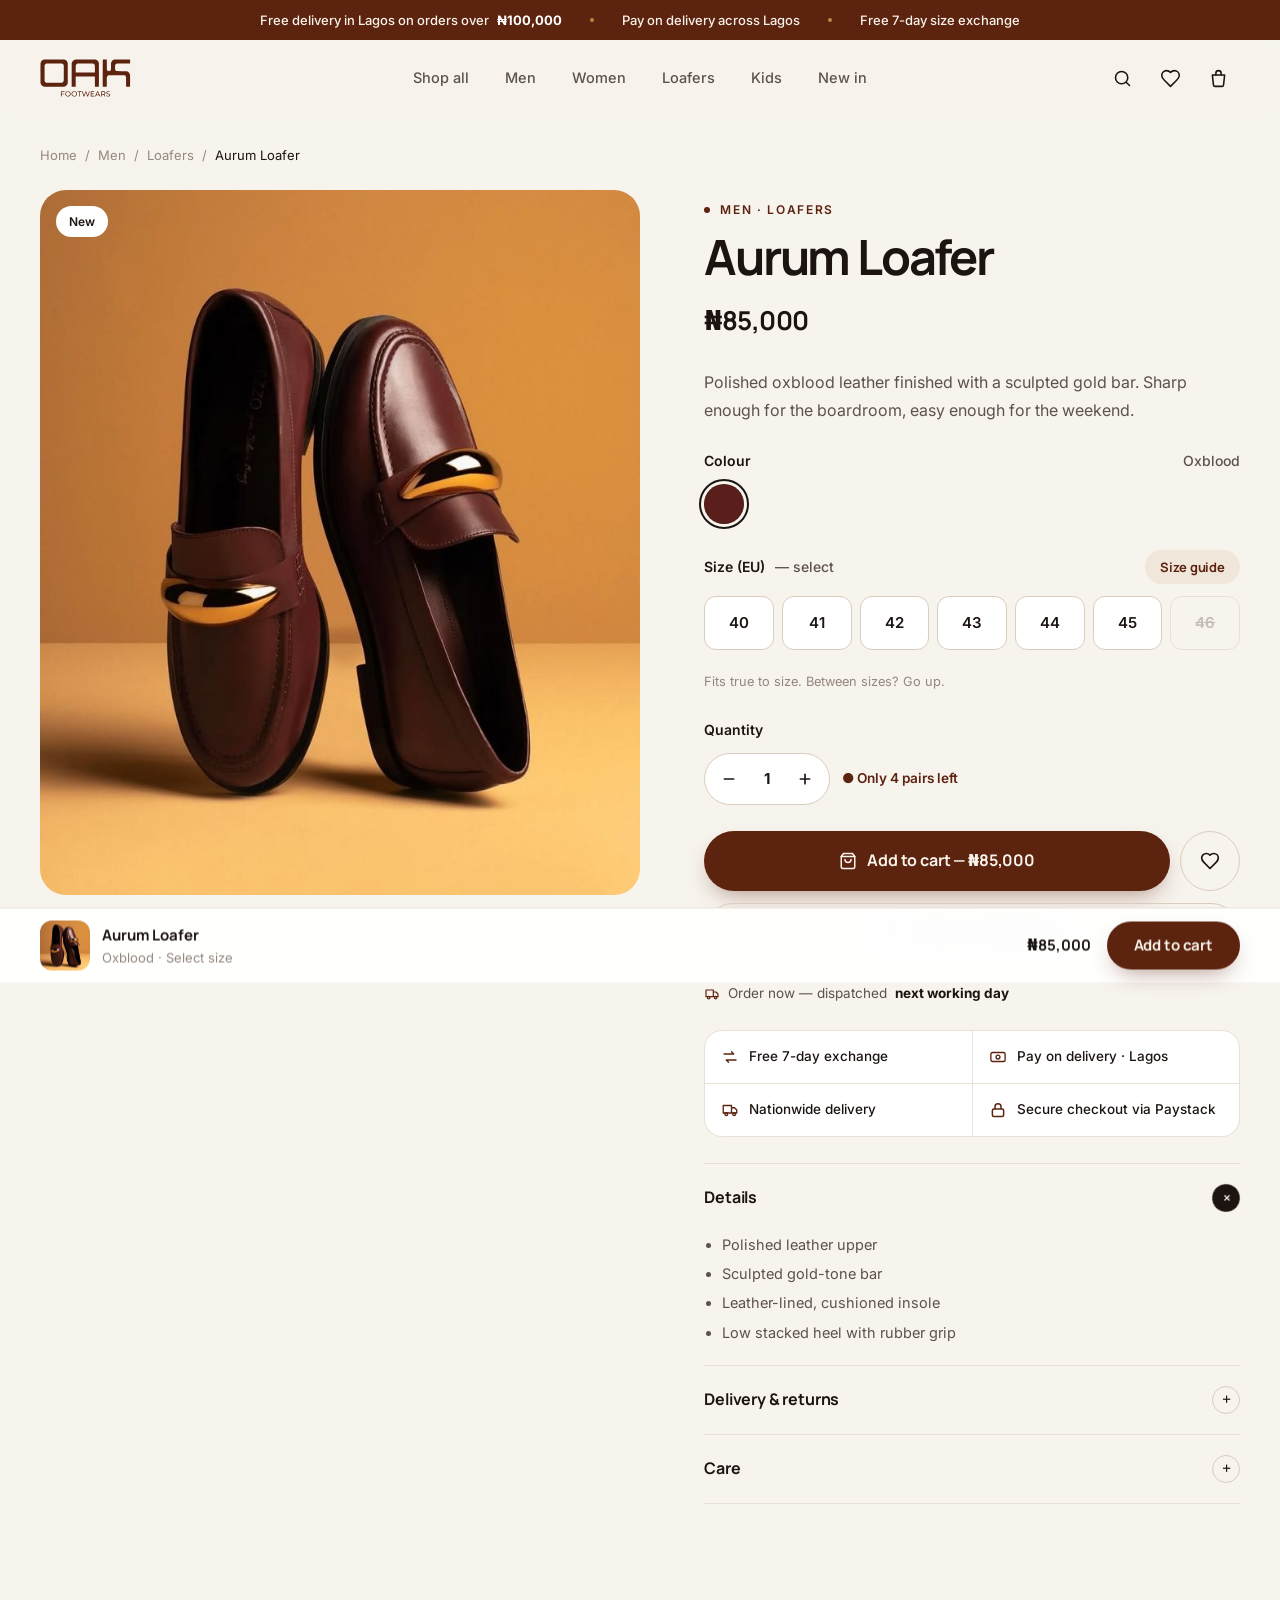
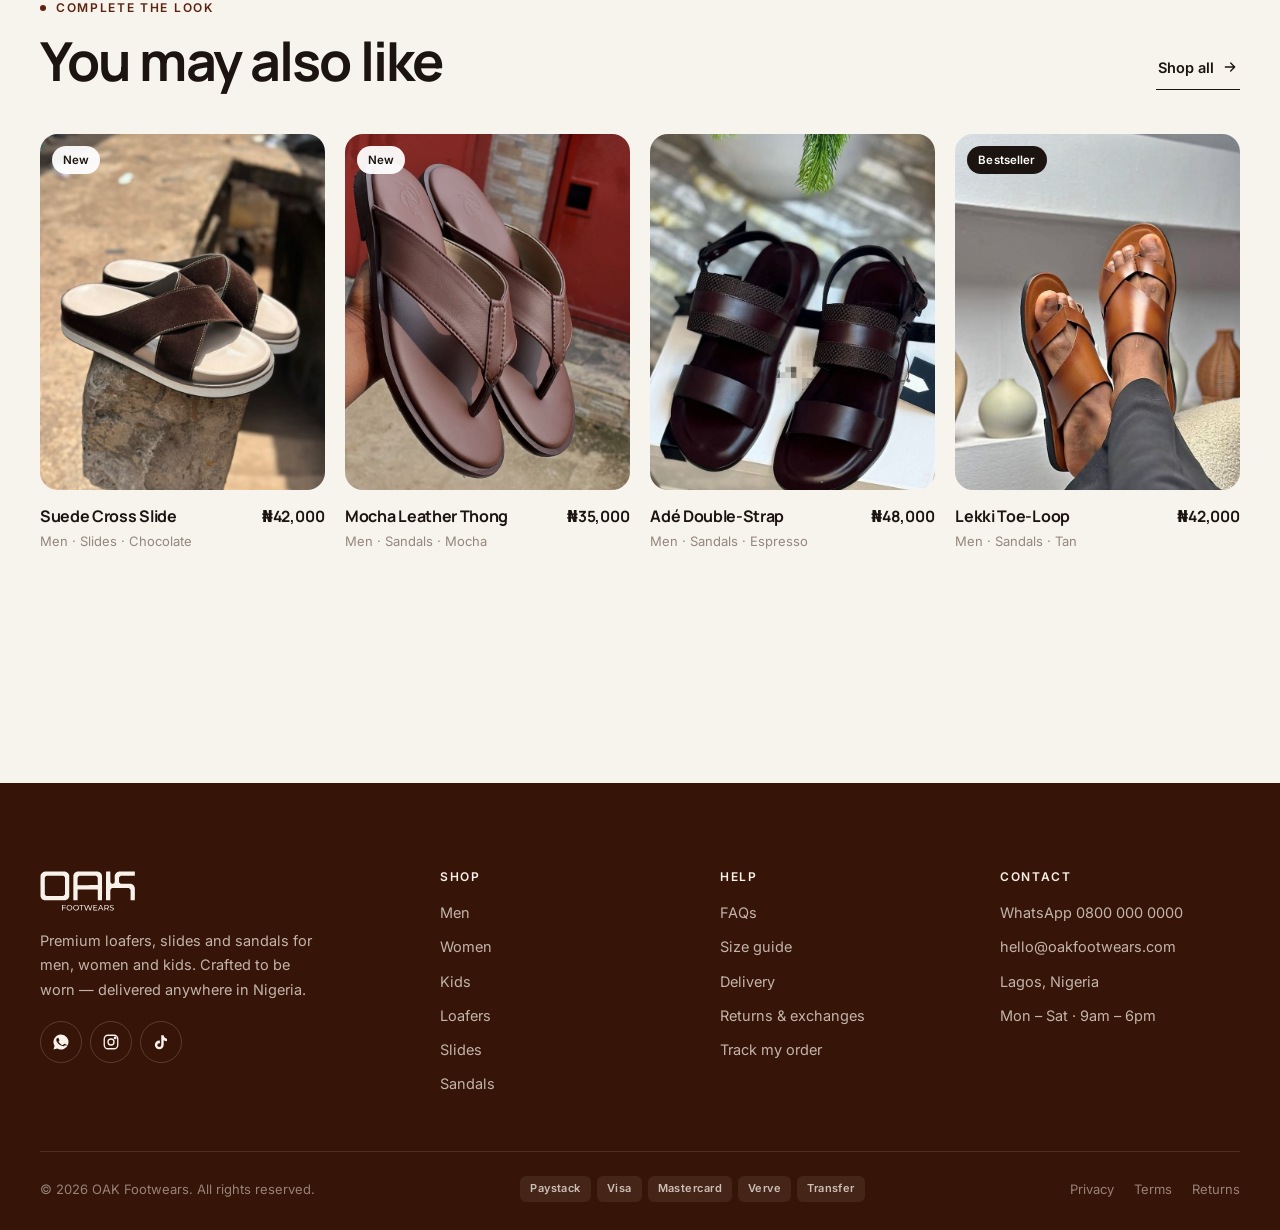
<file: product.html>
<!DOCTYPE html>
<html lang="en">
<head>
  <meta charset="utf-8">
  <meta name="viewport" content="width=device-width, initial-scale=1, viewport-fit=cover">
  <title>Product — OAK Footwears</title>
  <meta name="description" content="OAK Footwears — premium footwear.">
  <meta name="theme-color" content="#5c230f">
  <meta property="og:type" content="website">
  <meta property="og:title" content="Product — OAK Footwears">
  <meta property="og:description" content="OAK Footwears — premium footwear.">
  <meta property="og:image" content="assets/img/og-image.jpg">
  <meta name="twitter:card" content="summary_large_image">
  <link rel="icon" href="assets/img/favicon.svg" type="image/svg+xml">
  <link rel="icon" href="assets/img/favicon.png" type="image/png">
  <link rel="apple-touch-icon" href="assets/img/apple-touch-icon.png">
  <link rel="preconnect" href="https://fonts.googleapis.com">
  <link rel="preconnect" href="https://fonts.gstatic.com" crossorigin>
  <link href="https://fonts.googleapis.com/css2?family=Inter:wght@400;500;600;700&family=Manrope:wght@500;600;700;800&display=swap" rel="stylesheet">
  <link rel="stylesheet" href="assets/css/styles.css">
  <script src="assets/js/data.js" defer></script>
  <script src="assets/js/pages.js" defer></script>
  <script src="assets/js/app.js" defer></script>
</head>
<body data-page="product">
  <div class="announce"><div class="container">
    <span>Free delivery in Lagos on orders over <b>₦100,000</b></span>
    <span>Pay on delivery across Lagos</span>
    <span>Free 7-day size exchange</span>
  </div></div>
  <header class="navbar" id="navbar">
    <div class="nav-inner">
      <a href="index.html" class="nav-brand" aria-label="OAK Footwears — home"><svg role="img" aria-label="OAK Footwears" xmlns="http://www.w3.org/2000/svg" viewBox="0 0 1486 623" fill="currentColor" fill-rule="evenodd"><path d="M354.6,613.9C355.0,613.2 355.2,606.0 355.1,597.8C354.9,587.5 355.2,582.4 356.1,581.4C357.0,580.3 361.1,580.0 377.1,580.0L397.0,580.0L398.2,577.5C399.0,575.6 399.0,574.4 398.2,572.5L397.0,570.0L377.2,570.0C363.1,570.0 357.1,569.7 356.2,568.8C354.7,567.3 354.6,543.7 356.1,540.9L357.1,538.9L379.2,539.1L401.4,539.2L402.7,537.4C403.9,535.8 403.7,531.4 402.5,530.2C401.9,529.6 344.8,529.9 344.1,530.5C343.0,531.6 343.1,612.4 344.2,613.8C345.5,615.3 353.6,615.4 354.6,613.9ZM478.8,611.5C496.5,603.0 505.1,587.2 503.4,566.5C501.2,541.6 475.8,524.0 449.7,529.5C437.9,531.9 433.7,534.2 426.0,541.9C404.3,563.9 411.7,600.0 440.5,612.3C445.9,614.6 447.8,614.9 459.0,615.0L471.6,615.0L478.8,611.5ZM579.3,612.8C580.7,611.8 582.6,611.0 583.3,611.0C584.1,611.0 585.5,610.1 586.5,609.0C587.5,607.9 588.8,607.0 589.5,607.0C590.7,607.0 596.4,601.1 599.7,596.4C605.0,588.8 606.5,583.1 606.5,571.5L606.4,560.5L603.0,553.5C599.2,545.6 591.3,537.2 584.8,534.0C560.5,522.3 531.1,530.8 520.9,552.5C514.7,565.5 514.8,578.4 520.9,591.5C525.6,601.3 532.3,607.5 543.6,612.4L549.5,615.0L563.0,614.8C574.0,614.6 577.1,614.2 579.3,612.8ZM652.0,613.5C652.9,612.4 653.2,603.2 653.1,577.1C653.0,546.7 653.2,541.9 654.6,540.6C655.8,539.3 658.5,539.1 668.6,539.2C681.9,539.5 683.0,539.1 683.0,534.5C683.0,529.9 683.1,530.0 648.4,529.9C630.3,529.9 614.7,530.2 613.7,530.5C612.3,531.1 612.0,532.1 612.2,534.9L612.5,538.5L625.5,538.8C635.7,539.0 638.8,539.4 640.2,540.7L642.0,542.3L642.0,578.1C642.0,605.7 642.3,613.9 643.2,614.3C645.9,615.4 650.8,614.9 652.0,613.5ZM727.3,613.8C728.9,612.6 731.5,606.2 734.5,596.0C739.0,581.3 750.1,550.6 751.2,549.9C753.1,548.7 754.3,550.4 755.6,556.3C756.3,559.1 758.0,564.6 759.5,568.5C760.9,572.4 762.7,577.5 763.5,580.0C765.8,587.7 768.1,594.4 769.6,597.8C770.4,599.6 771.0,601.9 771.0,602.8C771.0,603.8 771.7,605.5 772.5,606.6C773.3,607.6 774.0,609.4 774.0,610.5C774.0,613.7 776.0,615.0 781.0,615.0C787.4,615.0 788.3,613.9 792.0,602.0C793.7,596.2 795.8,589.9 796.5,588.0C797.3,586.1 800.9,575.3 804.6,564.0C808.2,552.7 812.0,541.6 813.1,539.2C816.6,531.4 814.9,528.1 808.3,529.7C805.3,530.4 804.3,531.2 803.6,533.5C803.1,535.2 802.2,538.1 801.5,540.0C799.9,544.2 797.4,551.8 795.4,558.0C787.3,583.9 782.8,596.0 781.0,596.0C779.7,596.0 778.9,594.9 778.1,591.8C777.1,587.2 774.4,578.8 773.0,575.5C772.5,574.4 769.1,564.3 765.4,553.0C761.7,541.7 758.1,532.0 757.6,531.3C757.0,530.7 754.6,529.9 752.3,529.5C748.6,528.9 748.0,529.1 746.6,531.2C745.1,533.5 742.4,540.7 739.5,550.0C737.0,558.2 729.9,578.4 728.4,581.7C727.6,583.4 727.0,585.4 727.0,586.2C726.9,588.9 723.0,596.0 721.6,596.0C720.7,596.0 719.8,594.8 719.5,593.2C718.2,587.0 716.7,582.3 708.5,558.0C703.5,543.1 699.2,531.9 698.1,531.0C696.9,529.9 694.9,529.6 692.1,529.8L688.0,530.2L688.0,532.9C688.0,534.4 688.4,536.0 688.8,536.6C689.3,537.1 695.2,554.4 702.0,575.0C708.8,595.6 714.8,613.1 715.3,613.8C715.8,614.4 718.4,615.0 720.9,615.0C723.5,615.0 726.4,614.4 727.3,613.8ZM892.8,613.8C894.5,612.4 894.3,607.5 892.5,605.7C891.3,604.5 887.2,604.3 868.8,604.5C856.5,604.6 845.7,604.3 844.8,603.8C843.2,603.0 843.0,601.3 843.0,590.7C843.0,582.5 843.4,578.0 844.2,577.2C845.1,576.3 851.1,576.0 865.0,576.0C885.6,576.0 887.0,575.7 887.0,571.5C887.0,567.3 885.6,567.0 865.0,567.0C851.1,567.0 845.1,566.7 844.2,565.8C842.4,564.0 842.5,541.6 844.3,540.1C845.2,539.4 853.1,539.1 868.0,539.1C885.5,539.1 890.5,538.9 891.2,537.8C892.0,536.5 891.5,531.2 890.4,530.1C889.5,529.2 833.6,530.1 832.6,531.0C831.6,532.0 831.5,612.4 832.5,614.0C833.4,615.4 891.0,615.2 892.8,613.8ZM911.5,614.4C912.4,614.0 915.2,609.5 917.6,604.4C920.0,599.3 922.8,594.6 923.9,594.1C925.0,593.4 933.8,593.1 945.9,593.1C969.4,593.2 968.2,592.7 973.0,604.0C977.2,613.9 978.3,615.0 983.6,615.0C990.5,615.0 990.6,615.7 979.9,592.2C978.3,588.8 975.6,583.0 974.0,579.2C968.3,566.7 967.1,564.0 965.1,559.7C958.6,546.0 954.0,535.6 954.0,534.5C954.0,530.8 943.8,527.7 940.2,530.3C939.1,531.2 931.0,547.2 931.0,548.5C931.0,548.8 928.3,554.6 925.0,561.5C921.7,568.4 919.0,574.3 919.0,574.6C919.0,575.0 917.7,578.0 916.1,581.4C914.5,584.7 912.0,590.2 910.5,593.5C909.0,596.8 906.5,602.4 904.8,605.8C903.2,609.3 902.1,612.8 902.4,613.6C903.0,615.1 908.5,615.5 911.5,614.4ZM1015.0,602.3C1015.3,595.6 1015.8,589.8 1016.2,589.4C1016.7,589.0 1022.6,588.7 1029.5,588.7L1042.0,588.7L1044.1,591.4C1046.6,594.6 1052.1,602.1 1055.4,607.0C1060.0,613.8 1061.7,615.0 1066.6,615.0C1072.2,615.0 1073.3,613.0 1069.8,609.2C1068.5,607.7 1065.1,603.2 1062.4,599.1C1059.7,595.1 1056.9,591.5 1056.2,591.3C1053.9,590.4 1054.9,586.1 1057.8,584.2C1062.7,581.2 1066.4,577.6 1069.0,573.5C1071.2,569.9 1071.5,568.4 1071.5,559.5C1071.4,553.5 1070.9,548.5 1070.2,547.0C1066.5,539.7 1064.5,537.7 1056.2,533.3C1052.2,531.1 1049.7,530.7 1039.0,530.1C1023.3,529.3 1005.3,529.4 1004.4,530.3C1003.5,531.1 1003.6,612.5 1004.5,614.0C1004.9,614.6 1007.1,615.0 1009.8,614.8L1014.5,614.5L1015.0,602.3ZM1138.8,610.6C1153.5,601.8 1154.5,583.5 1140.7,574.2C1138.3,572.6 1135.0,571.0 1133.4,570.7C1130.1,570.1 1121.6,567.7 1112.0,564.8C1102.1,561.8 1097.1,556.4 1098.5,550.0C1099.1,547.3 1103.9,542.1 1107.5,540.2C1113.7,537.1 1129.9,538.1 1136.3,542.1C1140.4,544.5 1141.5,544.5 1144.0,541.8C1149.0,536.4 1143.6,532.0 1128.6,529.5C1104.9,525.5 1087.0,535.5 1087.0,552.8C1087.0,566.7 1095.3,572.7 1123.0,579.0C1136.9,582.2 1142.6,591.1 1135.9,599.2C1128.8,607.9 1107.1,608.0 1094.2,599.5C1089.5,596.4 1088.5,596.7 1086.3,602.1L1085.1,604.8L1089.0,607.9C1091.1,609.6 1093.4,611.0 1094.0,611.0C1094.7,611.0 1096.6,611.6 1098.3,612.4C1103.1,614.6 1105.3,614.8 1119.5,614.6L1132.5,614.4L1138.8,610.6ZM453.1,604.9C434.5,601.8 422.2,583.9 426.0,565.3C431.2,539.8 463.6,529.8 481.9,548.1C489.4,555.7 491.5,560.9 491.5,572.5C491.5,581.4 491.2,583.0 489.1,586.5C482.3,597.5 477.1,601.6 466.2,604.4C462.7,605.3 459.5,605.9 459.2,605.9C458.8,605.8 456.1,605.4 453.1,604.9ZM549.6,603.4C542.5,601.1 532.1,590.4 529.8,582.9C524.4,565.9 532.2,548.8 548.5,541.6C555.9,538.3 567.3,538.0 573.5,541.0C575.7,542.1 578.0,542.9 578.6,543.0C581.0,543.0 589.3,552.5 592.1,558.3C599.6,574.2 593.1,593.6 577.5,601.5C570.4,605.1 557.7,605.9 549.6,603.4ZM927.6,582.5C927.3,581.7 928.6,578.0 930.5,574.3C935.0,565.2 938.3,557.8 941.1,550.3C943.6,543.7 946.3,542.0 947.6,546.2C947.9,547.5 950.0,552.2 952.1,556.6C954.3,561.1 956.0,565.0 956.0,565.4C956.0,565.8 957.6,569.5 959.6,573.5C961.6,577.6 963.0,581.6 962.6,582.5C961.8,584.7 928.5,584.8 927.6,582.5ZM1016.2,577.8C1015.4,577.0 1015.0,571.3 1015.0,558.8L1015.0,541.1L1016.9,540.0C1018.0,539.5 1023.9,539.1 1030.1,539.1C1048.5,539.2 1057.7,543.8 1059.9,554.2C1062.1,564.3 1058.2,572.0 1048.5,576.6C1044.0,578.7 1042.1,579.0 1030.5,579.0C1021.6,579.0 1017.0,578.6 1016.2,577.8ZM584.7,455.5C585.7,455.2 585.9,436.3 586.0,371.9C586.0,326.1 586.2,288.5 586.3,288.3C586.5,288.2 656.8,288.0 742.5,288.0C867.3,288.0 898.5,288.2 899.2,289.2C899.6,289.9 900.0,327.5 900.0,372.7C900.0,425.0 900.4,455.1 901.0,455.5C903.1,456.8 965.3,456.1 966.1,454.8C966.6,454.1 967.0,368.4 967.0,264.5C967.0,105.7 966.7,74.4 965.6,68.8C959.3,39.3 937.9,16.9 909.5,10.1L900.5,7.9L740.0,8.2L579.5,8.5L571.5,11.3C557.8,16.2 546.5,23.3 537.8,32.6C533.5,37.3 526.3,48.7 524.7,53.3C523.9,55.6 522.4,59.8 521.4,62.5L519.5,67.5L519.2,261.4C519.1,378.2 519.3,455.6 519.9,455.9C520.9,456.6 582.8,456.2 584.7,455.5ZM1095.1,454.8C1095.6,454.1 1096.0,418.7 1096.0,376.2C1096.0,307.5 1096.2,298.2 1097.6,293.2C1100.3,284.0 1106.7,276.2 1116.5,270.2L1122.5,266.5L1253.5,266.5L1384.5,266.5L1387.6,268.2C1398.0,273.9 1405.0,281.7 1408.6,291.6L1411.0,298.3L1411.0,376.6C1411.0,427.2 1411.4,455.1 1412.0,455.5C1412.5,455.8 1427.0,456.1 1444.2,456.1L1475.4,456.2L1476.7,454.4C1478.5,452.0 1478.6,276.8 1476.9,265.0C1472.4,234.2 1453.9,211.8 1425.1,202.1L1417.5,199.6L1338.5,199.0L1259.5,198.5L1252.0,194.7C1245.0,191.3 1236.5,183.2 1235.1,178.7C1234.9,178.0 1233.9,175.6 1232.9,173.3L1231.0,169.1L1231.0,137.1L1231.0,105.0L1233.6,98.5C1236.9,90.2 1247.2,80.2 1255.6,77.0L1261.1,75.0L1368.5,75.0L1475.9,75.0L1476.9,73.2C1478.4,70.4 1478.4,11.1 1476.9,9.4C1475.9,8.2 1456.0,8.0 1353.0,8.0L1230.3,8.0L1221.9,10.1C1199.4,15.7 1181.7,29.6 1171.6,49.7C1164.8,63.4 1164.7,63.7 1164.1,122.0L1163.5,174.5L1160.7,179.5C1151.8,195.4 1133.5,203.0 1118.9,196.9C1109.4,192.9 1100.8,184.4 1097.7,175.7C1096.9,173.4 1096.4,148.5 1096.0,90.5L1095.5,8.5L1063.5,8.2C1034.9,8.0 1031.4,8.1 1030.3,9.6C1028.3,12.3 1028.4,452.7 1030.4,454.9C1032.4,457.1 1093.8,457.0 1095.1,454.8ZM405.3,452.7C411.3,450.3 415.7,448.1 424.6,443.2C428.2,441.2 439.8,429.0 443.4,423.5C449.2,414.6 449.6,413.6 452.6,404.5L455.5,395.5L455.5,231.5L455.5,67.5L453.1,60.5C444.4,35.0 424.4,16.4 399.0,10.1L390.7,8.0L233.5,8.0L76.3,8.0L67.2,9.9C45.0,14.6 26.2,29.2 16.1,49.7C12.5,57.0 11.7,59.4 9.1,71.2C8.3,74.4 8.0,125.6 8.0,232.4L8.0,388.9L9.9,397.0C13.6,412.5 17.5,420.3 27.0,431.2C31.4,436.3 44.4,447.0 46.2,447.0C46.9,447.0 48.5,447.7 49.6,448.5C52.7,450.6 62.3,454.0 67.8,455.0C70.4,455.4 145.8,455.7 235.5,455.6L398.5,455.5L405.3,452.7ZM103.0,388.4C91.3,384.8 84.0,378.2 77.5,365.5L75.5,361.5L75.2,234.0L75.0,106.5L77.2,100.5C81.2,89.6 87.3,83.2 98.5,77.9L104.5,75.0L232.5,75.0L360.5,75.0L364.3,77.0C366.3,78.1 368.5,79.0 369.1,79.0C371.1,79.0 379.9,87.0 383.1,91.8C384.9,94.4 387.1,99.3 388.1,102.8L389.9,109.1L389.9,230.3C390.0,305.6 389.6,353.7 389.0,357.4C387.0,369.9 378.8,380.6 367.0,386.3L360.5,389.5L234.0,389.7C128.4,389.8 106.8,389.6 103.0,388.4ZM587.0,221.2C585.5,220.7 585.7,108.3 587.2,102.2C589.4,93.1 598.5,82.5 607.9,78.1L613.5,75.5L742.5,75.5L871.6,75.5L876.0,77.4C882.2,80.1 889.9,86.5 893.7,92.1C900.0,101.4 900.0,101.6 900.0,162.9C900.0,193.5 899.6,219.1 899.2,219.8C898.5,220.8 868.5,221.1 743.2,221.3C657.8,221.4 587.6,221.3 587.0,221.2Z"/></svg></a>
      <nav class="nav-links" aria-label="Main"><a href="shop.html" class="nav-link">Shop all</a><a href="shop.html?g=men" class="nav-link">Men</a><a href="shop.html?g=women" class="nav-link">Women</a><a href="shop.html?c=loafers" class="nav-link">Loafers</a><a href="shop.html?g=kids" class="nav-link">Kids</a><a href="shop.html?tag=new" class="nav-link">New in</a></nav>
      <div class="nav-actions">
        <button class="nav-icon-btn" aria-label="Search" data-open="searchPanel"><svg viewBox="0 0 24 24" fill="none" stroke="currentColor" stroke-width="1.8" stroke-linecap="round"><circle cx="11" cy="11" r="7"/><path d="m20 20-3.5-3.5"/></svg></button>
        <a class="nav-icon-btn hide-sm" href="shop.html?wish=1" aria-label="Wishlist"><svg viewBox="0 0 24 24" fill="none" stroke="currentColor" stroke-width="1.8" stroke-linecap="round" stroke-linejoin="round"><path d="M19 14c1.5-1.5 3-3.4 3-5.5A5.5 5.5 0 0 0 16.5 3c-1.8 0-3 .5-4.5 2-1.5-1.5-2.7-2-4.5-2A5.5 5.5 0 0 0 2 8.5c0 2.1 1.5 4 3 5.5l7 7Z"/></svg><span id="wishCount" hidden>0</span></a>
        <button class="nav-icon-btn" aria-label="Open cart" data-open="cartDrawer"><svg viewBox="0 0 24 24" fill="none" stroke="currentColor" stroke-width="1.8" stroke-linecap="round" stroke-linejoin="round"><path d="M5 8h14l-1.2 11.2a2 2 0 0 1-2 1.8H8.2a2 2 0 0 1-2-1.8L5 8Z"/><path d="M9 8V6a3 3 0 0 1 6 0v2"/></svg><span class="nav-cart-badge" hidden>0</span></button>
        <button class="nav-hamburger" id="navHamburger" aria-label="Menu"><svg viewBox="0 0 24 24" width="22" height="22" fill="none" stroke="currentColor" stroke-width="1.8" stroke-linecap="round"><path d="M4 7h16M4 12h16M4 17h10"/></svg></button>
      </div>
    </div>
    <nav class="nav-mobile" id="navMobile" aria-label="Mobile">
      <a href="shop.html" class="nav-link">Shop all</a><a href="shop.html?g=men" class="nav-link">Men</a><a href="shop.html?g=women" class="nav-link">Women</a><a href="shop.html?c=loafers" class="nav-link">Loafers</a><a href="shop.html?g=kids" class="nav-link">Kids</a><a href="shop.html?tag=new" class="nav-link">New in</a>
      <a href="shop.html?wish=1" class="nav-link small">♡ Wishlist</a>
      <a href="#" class="nav-link small" data-sizeguide>Size guide</a>
      <a href="#" class="nav-link small" data-wa="Hi OAK Footwears! I'd like to make an enquiry." target="_blank" rel="noopener">Chat with us on WhatsApp</a>
      <a href="shop.html" class="btn btn-primary btn-block">Shop the collection <svg viewBox="0 0 24 24" fill="none" stroke="currentColor" stroke-width="2" stroke-linecap="round" stroke-linejoin="round"><path d="M5 12h14M13 6l6 6-6 6"/></svg></a>
    </nav>
  </header>

  <main>
    <section class="pdp"><div class="container" id="pdpRoot"></div></section>
    <section class="section" style="padding-top:0">
      <div class="container">
        <div class="section-head"><div><p class="eyebrow">Complete the look</p><h2 class="h2">You may also like</h2></div><a href="shop.html" class="link-arrow">Shop all <svg viewBox="0 0 24 24" fill="none" stroke="currentColor" stroke-width="2" stroke-linecap="round" stroke-linejoin="round"><path d="M5 12h14M13 6l6 6-6 6"/></svg></a></div>
        <div class="products-grid" id="related"></div>
      </div>
    </section>
  </main>
  <div class="sticky-atc" id="stickyAtc">
    <div class="sticky-atc-inner">
      <div class="sticky-atc-product"><div class="sticky-atc-thumb"><img src="" alt=""></div><div class="sticky-atc-info"><span class="sticky-atc-name"></span><span class="sticky-atc-meta"></span></div></div>
      <span class="sticky-atc-price"></span>
      <button class="btn btn-primary">Add to cart</button>
    </div>
  </div>
  <footer class="footer">
    <div class="container">
      <div class="footer-top">
        <div class="footer-brand">
          <a href="index.html" class="nav-brand" aria-label="OAK Footwears — home"><svg role="img" aria-label="OAK Footwears" xmlns="http://www.w3.org/2000/svg" viewBox="0 0 1486 623" fill="currentColor" fill-rule="evenodd"><path d="M354.6,613.9C355.0,613.2 355.2,606.0 355.1,597.8C354.9,587.5 355.2,582.4 356.1,581.4C357.0,580.3 361.1,580.0 377.1,580.0L397.0,580.0L398.2,577.5C399.0,575.6 399.0,574.4 398.2,572.5L397.0,570.0L377.2,570.0C363.1,570.0 357.1,569.7 356.2,568.8C354.7,567.3 354.6,543.7 356.1,540.9L357.1,538.9L379.2,539.1L401.4,539.2L402.7,537.4C403.9,535.8 403.7,531.4 402.5,530.2C401.9,529.6 344.8,529.9 344.1,530.5C343.0,531.6 343.1,612.4 344.2,613.8C345.5,615.3 353.6,615.4 354.6,613.9ZM478.8,611.5C496.5,603.0 505.1,587.2 503.4,566.5C501.2,541.6 475.8,524.0 449.7,529.5C437.9,531.9 433.7,534.2 426.0,541.9C404.3,563.9 411.7,600.0 440.5,612.3C445.9,614.6 447.8,614.9 459.0,615.0L471.6,615.0L478.8,611.5ZM579.3,612.8C580.7,611.8 582.6,611.0 583.3,611.0C584.1,611.0 585.5,610.1 586.5,609.0C587.5,607.9 588.8,607.0 589.5,607.0C590.7,607.0 596.4,601.1 599.7,596.4C605.0,588.8 606.5,583.1 606.5,571.5L606.4,560.5L603.0,553.5C599.2,545.6 591.3,537.2 584.8,534.0C560.5,522.3 531.1,530.8 520.9,552.5C514.7,565.5 514.8,578.4 520.9,591.5C525.6,601.3 532.3,607.5 543.6,612.4L549.5,615.0L563.0,614.8C574.0,614.6 577.1,614.2 579.3,612.8ZM652.0,613.5C652.9,612.4 653.2,603.2 653.1,577.1C653.0,546.7 653.2,541.9 654.6,540.6C655.8,539.3 658.5,539.1 668.6,539.2C681.9,539.5 683.0,539.1 683.0,534.5C683.0,529.9 683.1,530.0 648.4,529.9C630.3,529.9 614.7,530.2 613.7,530.5C612.3,531.1 612.0,532.1 612.2,534.9L612.5,538.5L625.5,538.8C635.7,539.0 638.8,539.4 640.2,540.7L642.0,542.3L642.0,578.1C642.0,605.7 642.3,613.9 643.2,614.3C645.9,615.4 650.8,614.9 652.0,613.5ZM727.3,613.8C728.9,612.6 731.5,606.2 734.5,596.0C739.0,581.3 750.1,550.6 751.2,549.9C753.1,548.7 754.3,550.4 755.6,556.3C756.3,559.1 758.0,564.6 759.5,568.5C760.9,572.4 762.7,577.5 763.5,580.0C765.8,587.7 768.1,594.4 769.6,597.8C770.4,599.6 771.0,601.9 771.0,602.8C771.0,603.8 771.7,605.5 772.5,606.6C773.3,607.6 774.0,609.4 774.0,610.5C774.0,613.7 776.0,615.0 781.0,615.0C787.4,615.0 788.3,613.9 792.0,602.0C793.7,596.2 795.8,589.9 796.5,588.0C797.3,586.1 800.9,575.3 804.6,564.0C808.2,552.7 812.0,541.6 813.1,539.2C816.6,531.4 814.9,528.1 808.3,529.7C805.3,530.4 804.3,531.2 803.6,533.5C803.1,535.2 802.2,538.1 801.5,540.0C799.9,544.2 797.4,551.8 795.4,558.0C787.3,583.9 782.8,596.0 781.0,596.0C779.7,596.0 778.9,594.9 778.1,591.8C777.1,587.2 774.4,578.8 773.0,575.5C772.5,574.4 769.1,564.3 765.4,553.0C761.7,541.7 758.1,532.0 757.6,531.3C757.0,530.7 754.6,529.9 752.3,529.5C748.6,528.9 748.0,529.1 746.6,531.2C745.1,533.5 742.4,540.7 739.5,550.0C737.0,558.2 729.9,578.4 728.4,581.7C727.6,583.4 727.0,585.4 727.0,586.2C726.9,588.9 723.0,596.0 721.6,596.0C720.7,596.0 719.8,594.8 719.5,593.2C718.2,587.0 716.7,582.3 708.5,558.0C703.5,543.1 699.2,531.9 698.1,531.0C696.9,529.9 694.9,529.6 692.1,529.8L688.0,530.2L688.0,532.9C688.0,534.4 688.4,536.0 688.8,536.6C689.3,537.1 695.2,554.4 702.0,575.0C708.8,595.6 714.8,613.1 715.3,613.8C715.8,614.4 718.4,615.0 720.9,615.0C723.5,615.0 726.4,614.4 727.3,613.8ZM892.8,613.8C894.5,612.4 894.3,607.5 892.5,605.7C891.3,604.5 887.2,604.3 868.8,604.5C856.5,604.6 845.7,604.3 844.8,603.8C843.2,603.0 843.0,601.3 843.0,590.7C843.0,582.5 843.4,578.0 844.2,577.2C845.1,576.3 851.1,576.0 865.0,576.0C885.6,576.0 887.0,575.7 887.0,571.5C887.0,567.3 885.6,567.0 865.0,567.0C851.1,567.0 845.1,566.7 844.2,565.8C842.4,564.0 842.5,541.6 844.3,540.1C845.2,539.4 853.1,539.1 868.0,539.1C885.5,539.1 890.5,538.9 891.2,537.8C892.0,536.5 891.5,531.2 890.4,530.1C889.5,529.2 833.6,530.1 832.6,531.0C831.6,532.0 831.5,612.4 832.5,614.0C833.4,615.4 891.0,615.2 892.8,613.8ZM911.5,614.4C912.4,614.0 915.2,609.5 917.6,604.4C920.0,599.3 922.8,594.6 923.9,594.1C925.0,593.4 933.8,593.1 945.9,593.1C969.4,593.2 968.2,592.7 973.0,604.0C977.2,613.9 978.3,615.0 983.6,615.0C990.5,615.0 990.6,615.7 979.9,592.2C978.3,588.8 975.6,583.0 974.0,579.2C968.3,566.7 967.1,564.0 965.1,559.7C958.6,546.0 954.0,535.6 954.0,534.5C954.0,530.8 943.8,527.7 940.2,530.3C939.1,531.2 931.0,547.2 931.0,548.5C931.0,548.8 928.3,554.6 925.0,561.5C921.7,568.4 919.0,574.3 919.0,574.6C919.0,575.0 917.7,578.0 916.1,581.4C914.5,584.7 912.0,590.2 910.5,593.5C909.0,596.8 906.5,602.4 904.8,605.8C903.2,609.3 902.1,612.8 902.4,613.6C903.0,615.1 908.5,615.5 911.5,614.4ZM1015.0,602.3C1015.3,595.6 1015.8,589.8 1016.2,589.4C1016.7,589.0 1022.6,588.7 1029.5,588.7L1042.0,588.7L1044.1,591.4C1046.6,594.6 1052.1,602.1 1055.4,607.0C1060.0,613.8 1061.7,615.0 1066.6,615.0C1072.2,615.0 1073.3,613.0 1069.8,609.2C1068.5,607.7 1065.1,603.2 1062.4,599.1C1059.7,595.1 1056.9,591.5 1056.2,591.3C1053.9,590.4 1054.9,586.1 1057.8,584.2C1062.7,581.2 1066.4,577.6 1069.0,573.5C1071.2,569.9 1071.5,568.4 1071.5,559.5C1071.4,553.5 1070.9,548.5 1070.2,547.0C1066.5,539.7 1064.5,537.7 1056.2,533.3C1052.2,531.1 1049.7,530.7 1039.0,530.1C1023.3,529.3 1005.3,529.4 1004.4,530.3C1003.5,531.1 1003.6,612.5 1004.5,614.0C1004.9,614.6 1007.1,615.0 1009.8,614.8L1014.5,614.5L1015.0,602.3ZM1138.8,610.6C1153.5,601.8 1154.5,583.5 1140.7,574.2C1138.3,572.6 1135.0,571.0 1133.4,570.7C1130.1,570.1 1121.6,567.7 1112.0,564.8C1102.1,561.8 1097.1,556.4 1098.5,550.0C1099.1,547.3 1103.9,542.1 1107.5,540.2C1113.7,537.1 1129.9,538.1 1136.3,542.1C1140.4,544.5 1141.5,544.5 1144.0,541.8C1149.0,536.4 1143.6,532.0 1128.6,529.5C1104.9,525.5 1087.0,535.5 1087.0,552.8C1087.0,566.7 1095.3,572.7 1123.0,579.0C1136.9,582.2 1142.6,591.1 1135.9,599.2C1128.8,607.9 1107.1,608.0 1094.2,599.5C1089.5,596.4 1088.5,596.7 1086.3,602.1L1085.1,604.8L1089.0,607.9C1091.1,609.6 1093.4,611.0 1094.0,611.0C1094.7,611.0 1096.6,611.6 1098.3,612.4C1103.1,614.6 1105.3,614.8 1119.5,614.6L1132.5,614.4L1138.8,610.6ZM453.1,604.9C434.5,601.8 422.2,583.9 426.0,565.3C431.2,539.8 463.6,529.8 481.9,548.1C489.4,555.7 491.5,560.9 491.5,572.5C491.5,581.4 491.2,583.0 489.1,586.5C482.3,597.5 477.1,601.6 466.2,604.4C462.7,605.3 459.5,605.9 459.2,605.9C458.8,605.8 456.1,605.4 453.1,604.9ZM549.6,603.4C542.5,601.1 532.1,590.4 529.8,582.9C524.4,565.9 532.2,548.8 548.5,541.6C555.9,538.3 567.3,538.0 573.5,541.0C575.7,542.1 578.0,542.9 578.6,543.0C581.0,543.0 589.3,552.5 592.1,558.3C599.6,574.2 593.1,593.6 577.5,601.5C570.4,605.1 557.7,605.9 549.6,603.4ZM927.6,582.5C927.3,581.7 928.6,578.0 930.5,574.3C935.0,565.2 938.3,557.8 941.1,550.3C943.6,543.7 946.3,542.0 947.6,546.2C947.9,547.5 950.0,552.2 952.1,556.6C954.3,561.1 956.0,565.0 956.0,565.4C956.0,565.8 957.6,569.5 959.6,573.5C961.6,577.6 963.0,581.6 962.6,582.5C961.8,584.7 928.5,584.8 927.6,582.5ZM1016.2,577.8C1015.4,577.0 1015.0,571.3 1015.0,558.8L1015.0,541.1L1016.9,540.0C1018.0,539.5 1023.9,539.1 1030.1,539.1C1048.5,539.2 1057.7,543.8 1059.9,554.2C1062.1,564.3 1058.2,572.0 1048.5,576.6C1044.0,578.7 1042.1,579.0 1030.5,579.0C1021.6,579.0 1017.0,578.6 1016.2,577.8ZM584.7,455.5C585.7,455.2 585.9,436.3 586.0,371.9C586.0,326.1 586.2,288.5 586.3,288.3C586.5,288.2 656.8,288.0 742.5,288.0C867.3,288.0 898.5,288.2 899.2,289.2C899.6,289.9 900.0,327.5 900.0,372.7C900.0,425.0 900.4,455.1 901.0,455.5C903.1,456.8 965.3,456.1 966.1,454.8C966.6,454.1 967.0,368.4 967.0,264.5C967.0,105.7 966.7,74.4 965.6,68.8C959.3,39.3 937.9,16.9 909.5,10.1L900.5,7.9L740.0,8.2L579.5,8.5L571.5,11.3C557.8,16.2 546.5,23.3 537.8,32.6C533.5,37.3 526.3,48.7 524.7,53.3C523.9,55.6 522.4,59.8 521.4,62.5L519.5,67.5L519.2,261.4C519.1,378.2 519.3,455.6 519.9,455.9C520.9,456.6 582.8,456.2 584.7,455.5ZM1095.1,454.8C1095.6,454.1 1096.0,418.7 1096.0,376.2C1096.0,307.5 1096.2,298.2 1097.6,293.2C1100.3,284.0 1106.7,276.2 1116.5,270.2L1122.5,266.5L1253.5,266.5L1384.5,266.5L1387.6,268.2C1398.0,273.9 1405.0,281.7 1408.6,291.6L1411.0,298.3L1411.0,376.6C1411.0,427.2 1411.4,455.1 1412.0,455.5C1412.5,455.8 1427.0,456.1 1444.2,456.1L1475.4,456.2L1476.7,454.4C1478.5,452.0 1478.6,276.8 1476.9,265.0C1472.4,234.2 1453.9,211.8 1425.1,202.1L1417.5,199.6L1338.5,199.0L1259.5,198.5L1252.0,194.7C1245.0,191.3 1236.5,183.2 1235.1,178.7C1234.9,178.0 1233.9,175.6 1232.9,173.3L1231.0,169.1L1231.0,137.1L1231.0,105.0L1233.6,98.5C1236.9,90.2 1247.2,80.2 1255.6,77.0L1261.1,75.0L1368.5,75.0L1475.9,75.0L1476.9,73.2C1478.4,70.4 1478.4,11.1 1476.9,9.4C1475.9,8.2 1456.0,8.0 1353.0,8.0L1230.3,8.0L1221.9,10.1C1199.4,15.7 1181.7,29.6 1171.6,49.7C1164.8,63.4 1164.7,63.7 1164.1,122.0L1163.5,174.5L1160.7,179.5C1151.8,195.4 1133.5,203.0 1118.9,196.9C1109.4,192.9 1100.8,184.4 1097.7,175.7C1096.9,173.4 1096.4,148.5 1096.0,90.5L1095.5,8.5L1063.5,8.2C1034.9,8.0 1031.4,8.1 1030.3,9.6C1028.3,12.3 1028.4,452.7 1030.4,454.9C1032.4,457.1 1093.8,457.0 1095.1,454.8ZM405.3,452.7C411.3,450.3 415.7,448.1 424.6,443.2C428.2,441.2 439.8,429.0 443.4,423.5C449.2,414.6 449.6,413.6 452.6,404.5L455.5,395.5L455.5,231.5L455.5,67.5L453.1,60.5C444.4,35.0 424.4,16.4 399.0,10.1L390.7,8.0L233.5,8.0L76.3,8.0L67.2,9.9C45.0,14.6 26.2,29.2 16.1,49.7C12.5,57.0 11.7,59.4 9.1,71.2C8.3,74.4 8.0,125.6 8.0,232.4L8.0,388.9L9.9,397.0C13.6,412.5 17.5,420.3 27.0,431.2C31.4,436.3 44.4,447.0 46.2,447.0C46.9,447.0 48.5,447.7 49.6,448.5C52.7,450.6 62.3,454.0 67.8,455.0C70.4,455.4 145.8,455.7 235.5,455.6L398.5,455.5L405.3,452.7ZM103.0,388.4C91.3,384.8 84.0,378.2 77.5,365.5L75.5,361.5L75.2,234.0L75.0,106.5L77.2,100.5C81.2,89.6 87.3,83.2 98.5,77.9L104.5,75.0L232.5,75.0L360.5,75.0L364.3,77.0C366.3,78.1 368.5,79.0 369.1,79.0C371.1,79.0 379.9,87.0 383.1,91.8C384.9,94.4 387.1,99.3 388.1,102.8L389.9,109.1L389.9,230.3C390.0,305.6 389.6,353.7 389.0,357.4C387.0,369.9 378.8,380.6 367.0,386.3L360.5,389.5L234.0,389.7C128.4,389.8 106.8,389.6 103.0,388.4ZM587.0,221.2C585.5,220.7 585.7,108.3 587.2,102.2C589.4,93.1 598.5,82.5 607.9,78.1L613.5,75.5L742.5,75.5L871.6,75.5L876.0,77.4C882.2,80.1 889.9,86.5 893.7,92.1C900.0,101.4 900.0,101.6 900.0,162.9C900.0,193.5 899.6,219.1 899.2,219.8C898.5,220.8 868.5,221.1 743.2,221.3C657.8,221.4 587.6,221.3 587.0,221.2Z"/></svg></a>
          <p>Premium loafers, slides and sandals for men, women and kids. Crafted to be worn — delivered anywhere in Nigeria.</p>
          <div class="footer-socials">
            <a class="footer-social" data-wa="Hi OAK Footwears!" href="#" target="_blank" rel="noopener" aria-label="WhatsApp"><svg viewBox="0 0 24 24" fill="currentColor"><path d="M12 2a10 10 0 0 0-8.6 15.1L2 22l5-1.3A10 10 0 1 0 12 2Zm5.3 14.3c-.2.6-1.3 1.2-1.8 1.2-.5.1-1 .1-1.7-.1-.4-.1-1-.3-1.7-.6-3-1.3-5-4.3-5.2-4.5-.1-.2-1.2-1.6-1.2-3s.8-2.1 1-2.4c.3-.3.6-.4.8-.4h.6c.2 0 .5-.1.7.5.3.7.9 2.3 1 2.4.1.2.1.4 0 .6-.3.5-.6.8-.8 1-.2.2-.4.4-.2.7.2.3 1 1.6 2.1 2.6 1.4 1.2 2.6 1.6 3 1.8.4.1.6.1.8-.1.2-.2 1-1.1 1.2-1.5.2-.4.5-.3.8-.2.3.1 2 .9 2.3 1.1.3.2.5.3.6.4 0 .2 0 .8-.3 1.2Z"/></svg></a>
            <a class="footer-social" data-ig href="#" target="_blank" rel="noopener" aria-label="Instagram"><svg viewBox="0 0 24 24" fill="none" stroke="currentColor" stroke-width="1.8"><rect x="3" y="3" width="18" height="18" rx="5"/><circle cx="12" cy="12" r="4"/><circle cx="17.5" cy="6.5" r="1" fill="currentColor"/></svg></a>
            <a class="footer-social" data-tt href="#" target="_blank" rel="noopener" aria-label="TikTok"><svg viewBox="0 0 24 24" fill="currentColor"><path d="M16.6 5.8a4.3 4.3 0 0 1-1-2.8h-3.3v13.1a2.6 2.6 0 0 1-2.6 2.6 2.6 2.6 0 0 1 0-5.2c.3 0 .5 0 .8.1V10a5.9 5.9 0 0 0-.8-.1 5.9 5.9 0 1 0 5.9 5.9V9.5a7.6 7.6 0 0 0 4.4 1.4V7.6a4.3 4.3 0 0 1-3.4-1.8Z"/></svg></a>
          </div>
        </div>
        <div class="footer-col"><h4>Shop</h4><ul>
          <li><a href="shop.html?g=men">Men</a></li><li><a href="shop.html?g=women">Women</a></li><li><a href="shop.html?g=kids">Kids</a></li>
          <li><a href="shop.html?c=loafers">Loafers</a></li><li><a href="shop.html?c=slides">Slides</a></li><li><a href="shop.html?c=sandals">Sandals</a></li></ul></div>
        <div class="footer-col"><h4>Help</h4><ul>
          <li><a href="index.html#faq">FAQs</a></li><li><a href="#" data-sizeguide>Size guide</a></li>
          <li><a href="policies.html#delivery">Delivery</a></li><li><a href="policies.html#returns">Returns &amp; exchanges</a></li>
          <li><a href="#" data-wa="Hi OAK Footwears, I'd like to track my order. My order number is: " target="_blank" rel="noopener">Track my order</a></li></ul></div>
        <div class="footer-col"><h4>Contact</h4><ul>
          <li><a href="#" data-wa="Hi OAK Footwears!" target="_blank" rel="noopener">WhatsApp <span data-cfg="whatsappDisplay"></span></a></li>
          <li><a href="#" data-mail><span data-cfg="email"></span></a></li>
          <li><a href="policies.html#contact"><span data-cfg="city"></span></a></li>
          <li><a href="policies.html#contact">Mon – Sat · 9am – 6pm</a></li></ul></div>
      </div>
      <div class="footer-bottom">
        <span>© <span data-year>2026</span> OAK Footwears. All rights reserved.</span>
        <div class="payment-badges"><span class="payment-badge">Paystack</span><span class="payment-badge">Visa</span><span class="payment-badge">Mastercard</span><span class="payment-badge">Verve</span><span class="payment-badge">Transfer</span></div>
        <nav aria-label="Legal"><a href="policies.html#privacy">Privacy</a><a href="policies.html#terms">Terms</a><a href="policies.html#returns">Returns</a></nav>
      </div>
    </div>
  </footer>
</body>
</html>
</file>
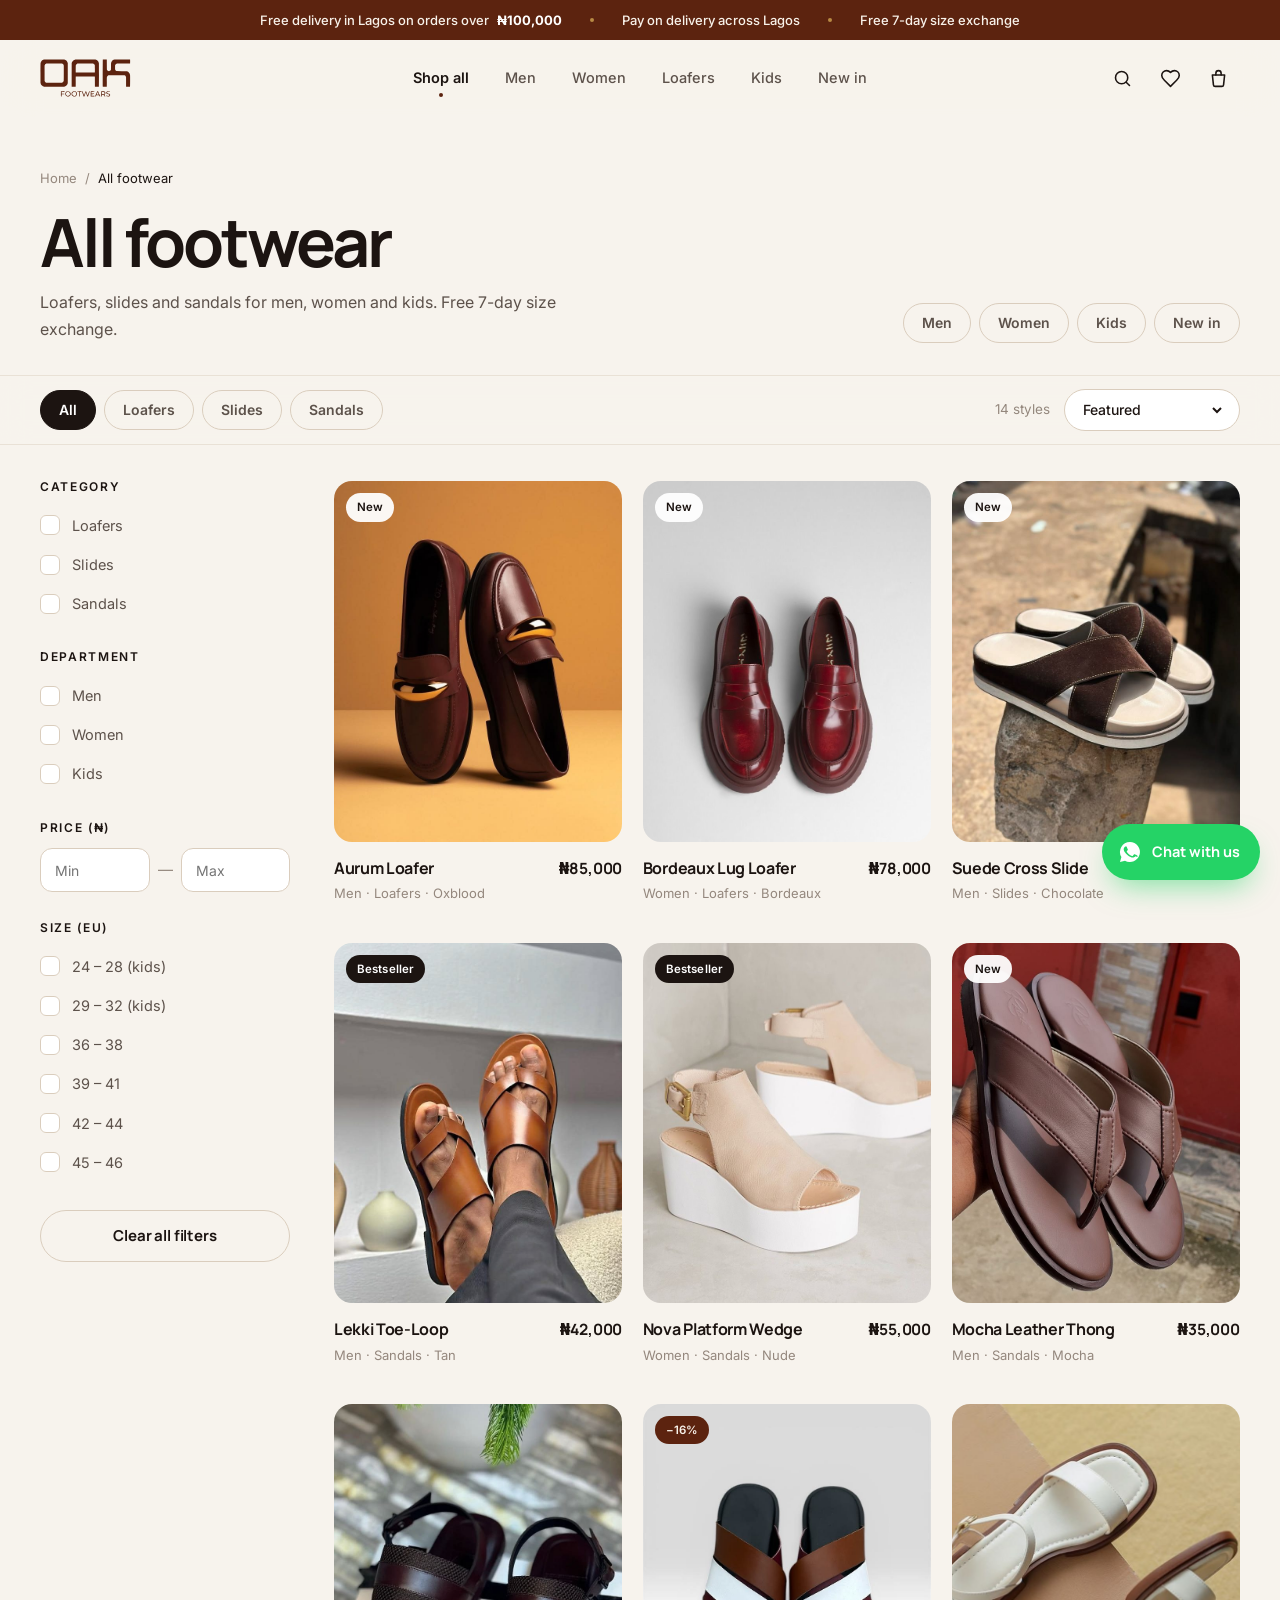
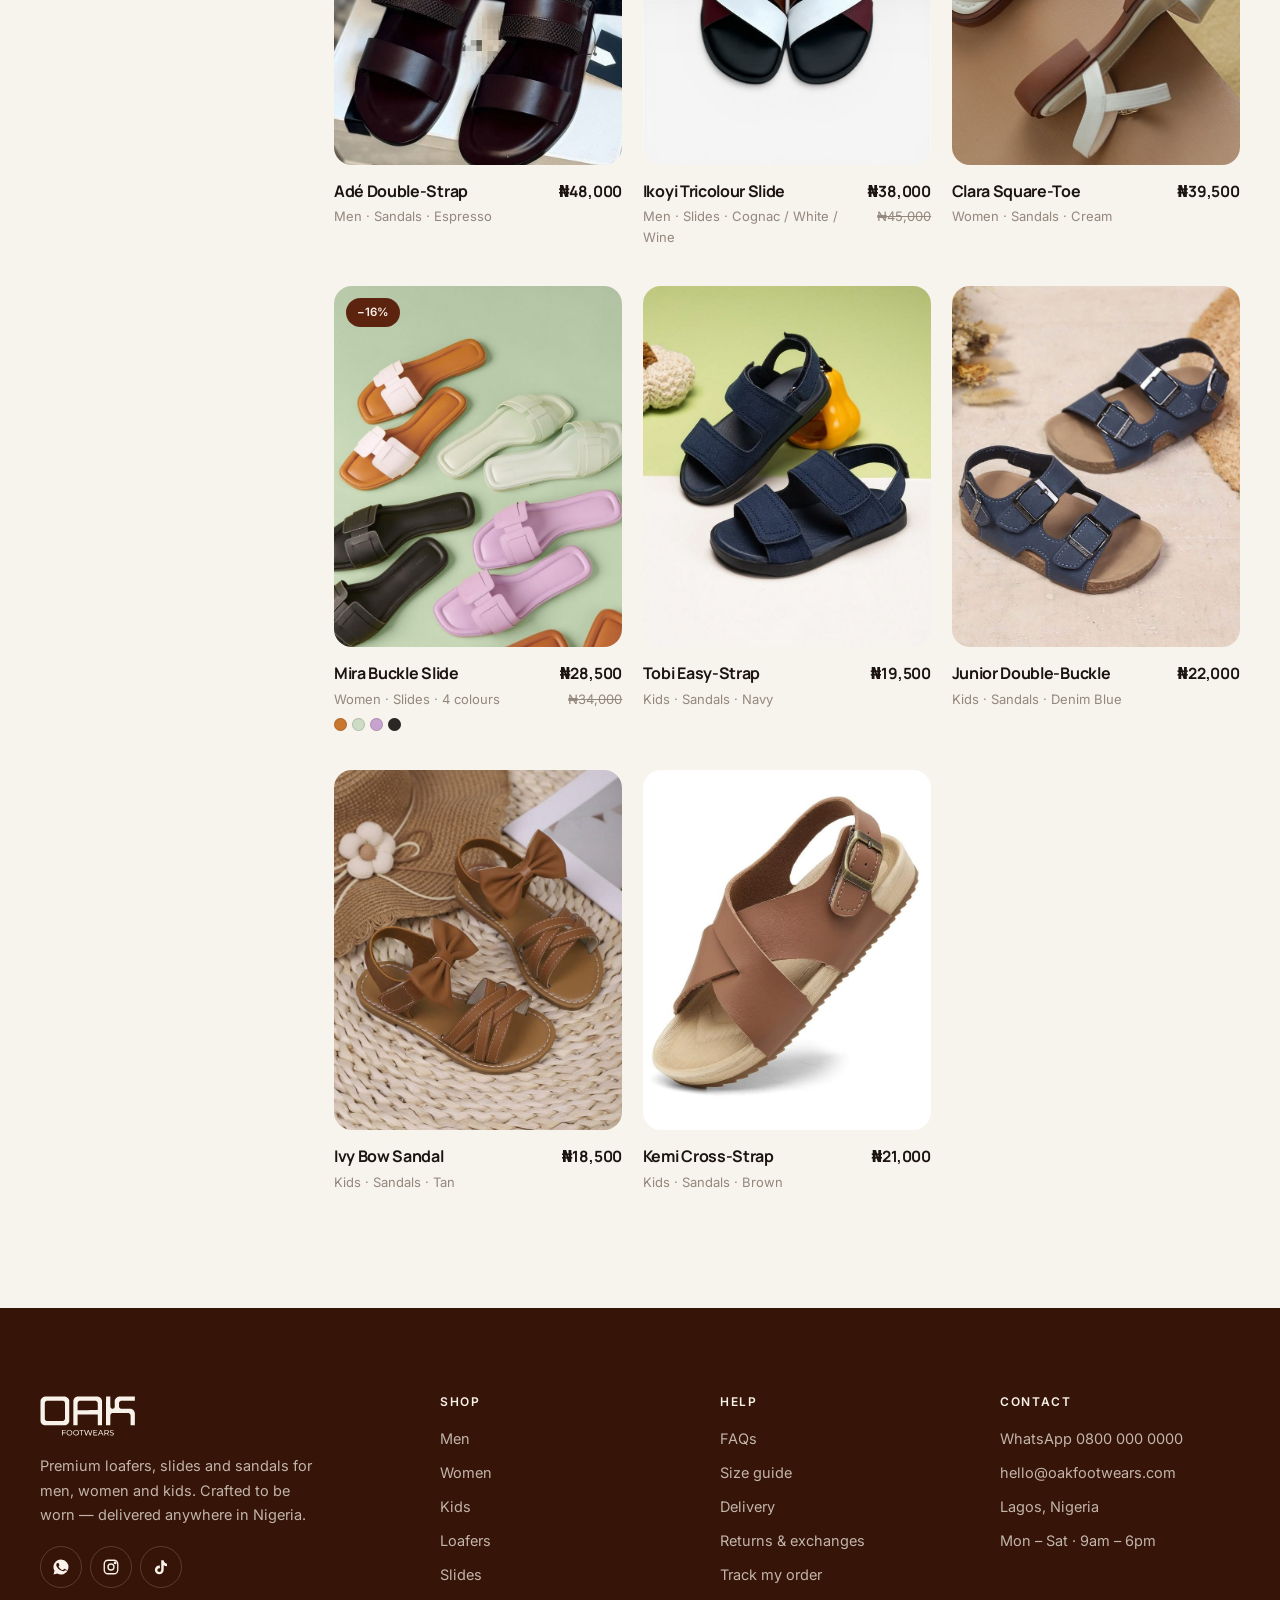
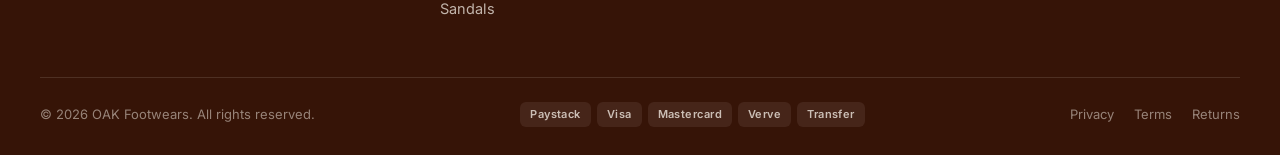
<file: shop.html>
<!DOCTYPE html>
<html lang="en">
<head>
  <meta charset="utf-8">
  <meta name="viewport" content="width=device-width, initial-scale=1, viewport-fit=cover">
  <title>Shop — OAK Footwears</title>
  <meta name="description" content="Shop premium loafers, slides and sandals for men, women and kids. Pay on delivery in Lagos.">
  <meta name="theme-color" content="#5c230f">
  <meta property="og:type" content="website">
  <meta property="og:title" content="Shop — OAK Footwears">
  <meta property="og:description" content="Shop premium loafers, slides and sandals for men, women and kids. Pay on delivery in Lagos.">
  <meta property="og:image" content="assets/img/og-image.jpg">
  <meta name="twitter:card" content="summary_large_image">
  <link rel="icon" href="assets/img/favicon.svg" type="image/svg+xml">
  <link rel="icon" href="assets/img/favicon.png" type="image/png">
  <link rel="apple-touch-icon" href="assets/img/apple-touch-icon.png">
  <link rel="preconnect" href="https://fonts.googleapis.com">
  <link rel="preconnect" href="https://fonts.gstatic.com" crossorigin>
  <link href="https://fonts.googleapis.com/css2?family=Inter:wght@400;500;600;700&family=Manrope:wght@500;600;700;800&display=swap" rel="stylesheet">
  <link rel="stylesheet" href="assets/css/styles.css">
  <script src="assets/js/data.js" defer></script>
  <script src="assets/js/pages.js" defer></script>
  <script src="assets/js/app.js" defer></script>
</head>
<body data-page="shop">
  <div class="announce"><div class="container">
    <span>Free delivery in Lagos on orders over <b>₦100,000</b></span>
    <span>Pay on delivery across Lagos</span>
    <span>Free 7-day size exchange</span>
  </div></div>
  <header class="navbar" id="navbar">
    <div class="nav-inner">
      <a href="index.html" class="nav-brand" aria-label="OAK Footwears — home"><svg role="img" aria-label="OAK Footwears" xmlns="http://www.w3.org/2000/svg" viewBox="0 0 1486 623" fill="currentColor" fill-rule="evenodd"><path d="M354.6,613.9C355.0,613.2 355.2,606.0 355.1,597.8C354.9,587.5 355.2,582.4 356.1,581.4C357.0,580.3 361.1,580.0 377.1,580.0L397.0,580.0L398.2,577.5C399.0,575.6 399.0,574.4 398.2,572.5L397.0,570.0L377.2,570.0C363.1,570.0 357.1,569.7 356.2,568.8C354.7,567.3 354.6,543.7 356.1,540.9L357.1,538.9L379.2,539.1L401.4,539.2L402.7,537.4C403.9,535.8 403.7,531.4 402.5,530.2C401.9,529.6 344.8,529.9 344.1,530.5C343.0,531.6 343.1,612.4 344.2,613.8C345.5,615.3 353.6,615.4 354.6,613.9ZM478.8,611.5C496.5,603.0 505.1,587.2 503.4,566.5C501.2,541.6 475.8,524.0 449.7,529.5C437.9,531.9 433.7,534.2 426.0,541.9C404.3,563.9 411.7,600.0 440.5,612.3C445.9,614.6 447.8,614.9 459.0,615.0L471.6,615.0L478.8,611.5ZM579.3,612.8C580.7,611.8 582.6,611.0 583.3,611.0C584.1,611.0 585.5,610.1 586.5,609.0C587.5,607.9 588.8,607.0 589.5,607.0C590.7,607.0 596.4,601.1 599.7,596.4C605.0,588.8 606.5,583.1 606.5,571.5L606.4,560.5L603.0,553.5C599.2,545.6 591.3,537.2 584.8,534.0C560.5,522.3 531.1,530.8 520.9,552.5C514.7,565.5 514.8,578.4 520.9,591.5C525.6,601.3 532.3,607.5 543.6,612.4L549.5,615.0L563.0,614.8C574.0,614.6 577.1,614.2 579.3,612.8ZM652.0,613.5C652.9,612.4 653.2,603.2 653.1,577.1C653.0,546.7 653.2,541.9 654.6,540.6C655.8,539.3 658.5,539.1 668.6,539.2C681.9,539.5 683.0,539.1 683.0,534.5C683.0,529.9 683.1,530.0 648.4,529.9C630.3,529.9 614.7,530.2 613.7,530.5C612.3,531.1 612.0,532.1 612.2,534.9L612.5,538.5L625.5,538.8C635.7,539.0 638.8,539.4 640.2,540.7L642.0,542.3L642.0,578.1C642.0,605.7 642.3,613.9 643.2,614.3C645.9,615.4 650.8,614.9 652.0,613.5ZM727.3,613.8C728.9,612.6 731.5,606.2 734.5,596.0C739.0,581.3 750.1,550.6 751.2,549.9C753.1,548.7 754.3,550.4 755.6,556.3C756.3,559.1 758.0,564.6 759.5,568.5C760.9,572.4 762.7,577.5 763.5,580.0C765.8,587.7 768.1,594.4 769.6,597.8C770.4,599.6 771.0,601.9 771.0,602.8C771.0,603.8 771.7,605.5 772.5,606.6C773.3,607.6 774.0,609.4 774.0,610.5C774.0,613.7 776.0,615.0 781.0,615.0C787.4,615.0 788.3,613.9 792.0,602.0C793.7,596.2 795.8,589.9 796.5,588.0C797.3,586.1 800.9,575.3 804.6,564.0C808.2,552.7 812.0,541.6 813.1,539.2C816.6,531.4 814.9,528.1 808.3,529.7C805.3,530.4 804.3,531.2 803.6,533.5C803.1,535.2 802.2,538.1 801.5,540.0C799.9,544.2 797.4,551.8 795.4,558.0C787.3,583.9 782.8,596.0 781.0,596.0C779.7,596.0 778.9,594.9 778.1,591.8C777.1,587.2 774.4,578.8 773.0,575.5C772.5,574.4 769.1,564.3 765.4,553.0C761.7,541.7 758.1,532.0 757.6,531.3C757.0,530.7 754.6,529.9 752.3,529.5C748.6,528.9 748.0,529.1 746.6,531.2C745.1,533.5 742.4,540.7 739.5,550.0C737.0,558.2 729.9,578.4 728.4,581.7C727.6,583.4 727.0,585.4 727.0,586.2C726.9,588.9 723.0,596.0 721.6,596.0C720.7,596.0 719.8,594.8 719.5,593.2C718.2,587.0 716.7,582.3 708.5,558.0C703.5,543.1 699.2,531.9 698.1,531.0C696.9,529.9 694.9,529.6 692.1,529.8L688.0,530.2L688.0,532.9C688.0,534.4 688.4,536.0 688.8,536.6C689.3,537.1 695.2,554.4 702.0,575.0C708.8,595.6 714.8,613.1 715.3,613.8C715.8,614.4 718.4,615.0 720.9,615.0C723.5,615.0 726.4,614.4 727.3,613.8ZM892.8,613.8C894.5,612.4 894.3,607.5 892.5,605.7C891.3,604.5 887.2,604.3 868.8,604.5C856.5,604.6 845.7,604.3 844.8,603.8C843.2,603.0 843.0,601.3 843.0,590.7C843.0,582.5 843.4,578.0 844.2,577.2C845.1,576.3 851.1,576.0 865.0,576.0C885.6,576.0 887.0,575.7 887.0,571.5C887.0,567.3 885.6,567.0 865.0,567.0C851.1,567.0 845.1,566.7 844.2,565.8C842.4,564.0 842.5,541.6 844.3,540.1C845.2,539.4 853.1,539.1 868.0,539.1C885.5,539.1 890.5,538.9 891.2,537.8C892.0,536.5 891.5,531.2 890.4,530.1C889.5,529.2 833.6,530.1 832.6,531.0C831.6,532.0 831.5,612.4 832.5,614.0C833.4,615.4 891.0,615.2 892.8,613.8ZM911.5,614.4C912.4,614.0 915.2,609.5 917.6,604.4C920.0,599.3 922.8,594.6 923.9,594.1C925.0,593.4 933.8,593.1 945.9,593.1C969.4,593.2 968.2,592.7 973.0,604.0C977.2,613.9 978.3,615.0 983.6,615.0C990.5,615.0 990.6,615.7 979.9,592.2C978.3,588.8 975.6,583.0 974.0,579.2C968.3,566.7 967.1,564.0 965.1,559.7C958.6,546.0 954.0,535.6 954.0,534.5C954.0,530.8 943.8,527.7 940.2,530.3C939.1,531.2 931.0,547.2 931.0,548.5C931.0,548.8 928.3,554.6 925.0,561.5C921.7,568.4 919.0,574.3 919.0,574.6C919.0,575.0 917.7,578.0 916.1,581.4C914.5,584.7 912.0,590.2 910.5,593.5C909.0,596.8 906.5,602.4 904.8,605.8C903.2,609.3 902.1,612.8 902.4,613.6C903.0,615.1 908.5,615.5 911.5,614.4ZM1015.0,602.3C1015.3,595.6 1015.8,589.8 1016.2,589.4C1016.7,589.0 1022.6,588.7 1029.5,588.7L1042.0,588.7L1044.1,591.4C1046.6,594.6 1052.1,602.1 1055.4,607.0C1060.0,613.8 1061.7,615.0 1066.6,615.0C1072.2,615.0 1073.3,613.0 1069.8,609.2C1068.5,607.7 1065.1,603.2 1062.4,599.1C1059.7,595.1 1056.9,591.5 1056.2,591.3C1053.9,590.4 1054.9,586.1 1057.8,584.2C1062.7,581.2 1066.4,577.6 1069.0,573.5C1071.2,569.9 1071.5,568.4 1071.5,559.5C1071.4,553.5 1070.9,548.5 1070.2,547.0C1066.5,539.7 1064.5,537.7 1056.2,533.3C1052.2,531.1 1049.7,530.7 1039.0,530.1C1023.3,529.3 1005.3,529.4 1004.4,530.3C1003.5,531.1 1003.6,612.5 1004.5,614.0C1004.9,614.6 1007.1,615.0 1009.8,614.8L1014.5,614.5L1015.0,602.3ZM1138.8,610.6C1153.5,601.8 1154.5,583.5 1140.7,574.2C1138.3,572.6 1135.0,571.0 1133.4,570.7C1130.1,570.1 1121.6,567.7 1112.0,564.8C1102.1,561.8 1097.1,556.4 1098.5,550.0C1099.1,547.3 1103.9,542.1 1107.5,540.2C1113.7,537.1 1129.9,538.1 1136.3,542.1C1140.4,544.5 1141.5,544.5 1144.0,541.8C1149.0,536.4 1143.6,532.0 1128.6,529.5C1104.9,525.5 1087.0,535.5 1087.0,552.8C1087.0,566.7 1095.3,572.7 1123.0,579.0C1136.9,582.2 1142.6,591.1 1135.9,599.2C1128.8,607.9 1107.1,608.0 1094.2,599.5C1089.5,596.4 1088.5,596.7 1086.3,602.1L1085.1,604.8L1089.0,607.9C1091.1,609.6 1093.4,611.0 1094.0,611.0C1094.7,611.0 1096.6,611.6 1098.3,612.4C1103.1,614.6 1105.3,614.8 1119.5,614.6L1132.5,614.4L1138.8,610.6ZM453.1,604.9C434.5,601.8 422.2,583.9 426.0,565.3C431.2,539.8 463.6,529.8 481.9,548.1C489.4,555.7 491.5,560.9 491.5,572.5C491.5,581.4 491.2,583.0 489.1,586.5C482.3,597.5 477.1,601.6 466.2,604.4C462.7,605.3 459.5,605.9 459.2,605.9C458.8,605.8 456.1,605.4 453.1,604.9ZM549.6,603.4C542.5,601.1 532.1,590.4 529.8,582.9C524.4,565.9 532.2,548.8 548.5,541.6C555.9,538.3 567.3,538.0 573.5,541.0C575.7,542.1 578.0,542.9 578.6,543.0C581.0,543.0 589.3,552.5 592.1,558.3C599.6,574.2 593.1,593.6 577.5,601.5C570.4,605.1 557.7,605.9 549.6,603.4ZM927.6,582.5C927.3,581.7 928.6,578.0 930.5,574.3C935.0,565.2 938.3,557.8 941.1,550.3C943.6,543.7 946.3,542.0 947.6,546.2C947.9,547.5 950.0,552.2 952.1,556.6C954.3,561.1 956.0,565.0 956.0,565.4C956.0,565.8 957.6,569.5 959.6,573.5C961.6,577.6 963.0,581.6 962.6,582.5C961.8,584.7 928.5,584.8 927.6,582.5ZM1016.2,577.8C1015.4,577.0 1015.0,571.3 1015.0,558.8L1015.0,541.1L1016.9,540.0C1018.0,539.5 1023.9,539.1 1030.1,539.1C1048.5,539.2 1057.7,543.8 1059.9,554.2C1062.1,564.3 1058.2,572.0 1048.5,576.6C1044.0,578.7 1042.1,579.0 1030.5,579.0C1021.6,579.0 1017.0,578.6 1016.2,577.8ZM584.7,455.5C585.7,455.2 585.9,436.3 586.0,371.9C586.0,326.1 586.2,288.5 586.3,288.3C586.5,288.2 656.8,288.0 742.5,288.0C867.3,288.0 898.5,288.2 899.2,289.2C899.6,289.9 900.0,327.5 900.0,372.7C900.0,425.0 900.4,455.1 901.0,455.5C903.1,456.8 965.3,456.1 966.1,454.8C966.6,454.1 967.0,368.4 967.0,264.5C967.0,105.7 966.7,74.4 965.6,68.8C959.3,39.3 937.9,16.9 909.5,10.1L900.5,7.9L740.0,8.2L579.5,8.5L571.5,11.3C557.8,16.2 546.5,23.3 537.8,32.6C533.5,37.3 526.3,48.7 524.7,53.3C523.9,55.6 522.4,59.8 521.4,62.5L519.5,67.5L519.2,261.4C519.1,378.2 519.3,455.6 519.9,455.9C520.9,456.6 582.8,456.2 584.7,455.5ZM1095.1,454.8C1095.6,454.1 1096.0,418.7 1096.0,376.2C1096.0,307.5 1096.2,298.2 1097.6,293.2C1100.3,284.0 1106.7,276.2 1116.5,270.2L1122.5,266.5L1253.5,266.5L1384.5,266.5L1387.6,268.2C1398.0,273.9 1405.0,281.7 1408.6,291.6L1411.0,298.3L1411.0,376.6C1411.0,427.2 1411.4,455.1 1412.0,455.5C1412.5,455.8 1427.0,456.1 1444.2,456.1L1475.4,456.2L1476.7,454.4C1478.5,452.0 1478.6,276.8 1476.9,265.0C1472.4,234.2 1453.9,211.8 1425.1,202.1L1417.5,199.6L1338.5,199.0L1259.5,198.5L1252.0,194.7C1245.0,191.3 1236.5,183.2 1235.1,178.7C1234.9,178.0 1233.9,175.6 1232.9,173.3L1231.0,169.1L1231.0,137.1L1231.0,105.0L1233.6,98.5C1236.9,90.2 1247.2,80.2 1255.6,77.0L1261.1,75.0L1368.5,75.0L1475.9,75.0L1476.9,73.2C1478.4,70.4 1478.4,11.1 1476.9,9.4C1475.9,8.2 1456.0,8.0 1353.0,8.0L1230.3,8.0L1221.9,10.1C1199.4,15.7 1181.7,29.6 1171.6,49.7C1164.8,63.4 1164.7,63.7 1164.1,122.0L1163.5,174.5L1160.7,179.5C1151.8,195.4 1133.5,203.0 1118.9,196.9C1109.4,192.9 1100.8,184.4 1097.7,175.7C1096.9,173.4 1096.4,148.5 1096.0,90.5L1095.5,8.5L1063.5,8.2C1034.9,8.0 1031.4,8.1 1030.3,9.6C1028.3,12.3 1028.4,452.7 1030.4,454.9C1032.4,457.1 1093.8,457.0 1095.1,454.8ZM405.3,452.7C411.3,450.3 415.7,448.1 424.6,443.2C428.2,441.2 439.8,429.0 443.4,423.5C449.2,414.6 449.6,413.6 452.6,404.5L455.5,395.5L455.5,231.5L455.5,67.5L453.1,60.5C444.4,35.0 424.4,16.4 399.0,10.1L390.7,8.0L233.5,8.0L76.3,8.0L67.2,9.9C45.0,14.6 26.2,29.2 16.1,49.7C12.5,57.0 11.7,59.4 9.1,71.2C8.3,74.4 8.0,125.6 8.0,232.4L8.0,388.9L9.9,397.0C13.6,412.5 17.5,420.3 27.0,431.2C31.4,436.3 44.4,447.0 46.2,447.0C46.9,447.0 48.5,447.7 49.6,448.5C52.7,450.6 62.3,454.0 67.8,455.0C70.4,455.4 145.8,455.7 235.5,455.6L398.5,455.5L405.3,452.7ZM103.0,388.4C91.3,384.8 84.0,378.2 77.5,365.5L75.5,361.5L75.2,234.0L75.0,106.5L77.2,100.5C81.2,89.6 87.3,83.2 98.5,77.9L104.5,75.0L232.5,75.0L360.5,75.0L364.3,77.0C366.3,78.1 368.5,79.0 369.1,79.0C371.1,79.0 379.9,87.0 383.1,91.8C384.9,94.4 387.1,99.3 388.1,102.8L389.9,109.1L389.9,230.3C390.0,305.6 389.6,353.7 389.0,357.4C387.0,369.9 378.8,380.6 367.0,386.3L360.5,389.5L234.0,389.7C128.4,389.8 106.8,389.6 103.0,388.4ZM587.0,221.2C585.5,220.7 585.7,108.3 587.2,102.2C589.4,93.1 598.5,82.5 607.9,78.1L613.5,75.5L742.5,75.5L871.6,75.5L876.0,77.4C882.2,80.1 889.9,86.5 893.7,92.1C900.0,101.4 900.0,101.6 900.0,162.9C900.0,193.5 899.6,219.1 899.2,219.8C898.5,220.8 868.5,221.1 743.2,221.3C657.8,221.4 587.6,221.3 587.0,221.2Z"/></svg></a>
      <nav class="nav-links" aria-label="Main"><a href="shop.html" class="nav-link">Shop all</a><a href="shop.html?g=men" class="nav-link">Men</a><a href="shop.html?g=women" class="nav-link">Women</a><a href="shop.html?c=loafers" class="nav-link">Loafers</a><a href="shop.html?g=kids" class="nav-link">Kids</a><a href="shop.html?tag=new" class="nav-link">New in</a></nav>
      <div class="nav-actions">
        <button class="nav-icon-btn" aria-label="Search" data-open="searchPanel"><svg viewBox="0 0 24 24" fill="none" stroke="currentColor" stroke-width="1.8" stroke-linecap="round"><circle cx="11" cy="11" r="7"/><path d="m20 20-3.5-3.5"/></svg></button>
        <a class="nav-icon-btn hide-sm" href="shop.html?wish=1" aria-label="Wishlist"><svg viewBox="0 0 24 24" fill="none" stroke="currentColor" stroke-width="1.8" stroke-linecap="round" stroke-linejoin="round"><path d="M19 14c1.5-1.5 3-3.4 3-5.5A5.5 5.5 0 0 0 16.5 3c-1.8 0-3 .5-4.5 2-1.5-1.5-2.7-2-4.5-2A5.5 5.5 0 0 0 2 8.5c0 2.1 1.5 4 3 5.5l7 7Z"/></svg><span id="wishCount" hidden>0</span></a>
        <button class="nav-icon-btn" aria-label="Open cart" data-open="cartDrawer"><svg viewBox="0 0 24 24" fill="none" stroke="currentColor" stroke-width="1.8" stroke-linecap="round" stroke-linejoin="round"><path d="M5 8h14l-1.2 11.2a2 2 0 0 1-2 1.8H8.2a2 2 0 0 1-2-1.8L5 8Z"/><path d="M9 8V6a3 3 0 0 1 6 0v2"/></svg><span class="nav-cart-badge" hidden>0</span></button>
        <button class="nav-hamburger" id="navHamburger" aria-label="Menu"><svg viewBox="0 0 24 24" width="22" height="22" fill="none" stroke="currentColor" stroke-width="1.8" stroke-linecap="round"><path d="M4 7h16M4 12h16M4 17h10"/></svg></button>
      </div>
    </div>
    <nav class="nav-mobile" id="navMobile" aria-label="Mobile">
      <a href="shop.html" class="nav-link">Shop all</a><a href="shop.html?g=men" class="nav-link">Men</a><a href="shop.html?g=women" class="nav-link">Women</a><a href="shop.html?c=loafers" class="nav-link">Loafers</a><a href="shop.html?g=kids" class="nav-link">Kids</a><a href="shop.html?tag=new" class="nav-link">New in</a>
      <a href="shop.html?wish=1" class="nav-link small">♡ Wishlist</a>
      <a href="#" class="nav-link small" data-sizeguide>Size guide</a>
      <a href="#" class="nav-link small" data-wa="Hi OAK Footwears! I'd like to make an enquiry." target="_blank" rel="noopener">Chat with us on WhatsApp</a>
      <a href="shop.html" class="btn btn-primary btn-block">Shop the collection <svg viewBox="0 0 24 24" fill="none" stroke="currentColor" stroke-width="2" stroke-linecap="round" stroke-linejoin="round"><path d="M5 12h14M13 6l6 6-6 6"/></svg></a>
    </nav>
  </header>

  <main>
    <section class="shop-hero">
      <div class="container">
        <nav class="crumbs" aria-label="Breadcrumb"><a href="index.html">Home</a><span>/</span><span>Shop</span></nav>
        <div class="shop-hero-inner">
          <div><h1>All footwear</h1><p class="lead">Loafers, slides and sandals for men, women and kids. Free 7-day size exchange.</p></div>
          <div class="dept-links"><a class="chip" href="shop.html?g=men">Men</a><a class="chip" href="shop.html?g=women">Women</a><a class="chip" href="shop.html?g=kids">Kids</a><a class="chip" href="shop.html?tag=new">New in</a></div>
        </div>
      </div>
    </section>
    <div class="toolbar" id="toolbar">
      <div class="container toolbar-inner">
        <button class="filter-btn" data-open="filterDrawer" id="filterBtn"><svg viewBox="0 0 24 24" fill="none" stroke="currentColor" stroke-width="2" stroke-linecap="round"><path d="M4 6h16M7 12h10M10 18h4"/></svg> Filter</button>
        <div class="chips" role="group" aria-label="Category">
          <button class="chip" data-cat="all" aria-pressed="true">All</button>
          <button class="chip" data-cat="loafers" aria-pressed="false">Loafers</button>
          <button class="chip" data-cat="slides" aria-pressed="false">Slides</button>
          <button class="chip" data-cat="sandals" aria-pressed="false">Sandals</button>
        </div>
        <span class="result-count" id="count"></span>
        <label class="sr-only" for="sort">Sort by</label>
        <select class="select" id="sort"><option value="featured">Featured</option><option value="new">Newest</option><option value="low">Price: low to high</option><option value="high">Price: high to low</option></select>
      </div>
    </div>
    <div class="container">
      <div class="shop-layout">
        <aside class="filters" id="filters" aria-label="Filters">
          <div class="filter-group"><h3>Category</h3><div class="filter-options"><label class="filter-option"><input type="checkbox" value="loafers" data-filter="category"><span>Loafers</span></label><label class="filter-option"><input type="checkbox" value="slides" data-filter="category"><span>Slides</span></label><label class="filter-option"><input type="checkbox" value="sandals" data-filter="category"><span>Sandals</span></label></div></div>
      <div class="filter-group"><h3>Department</h3><div class="filter-options"><label class="filter-option"><input type="checkbox" value="men" data-filter="group"><span>Men</span></label><label class="filter-option"><input type="checkbox" value="women" data-filter="group"><span>Women</span></label><label class="filter-option"><input type="checkbox" value="kids" data-filter="group"><span>Kids</span></label></div></div>
      <div class="filter-group"><h3>Price (₦)</h3><div class="filter-price"><input type="number" inputmode="numeric" placeholder="Min" id="priceMin" aria-label="Minimum price"><span>—</span><input type="number" inputmode="numeric" placeholder="Max" id="priceMax" aria-label="Maximum price"></div></div>
      <div class="filter-group"><h3>Size (EU)</h3><div class="filter-options"><label class="filter-option"><input type="checkbox" value="36-38" data-filter="size"><span>36 – 38</span></label><label class="filter-option"><input type="checkbox" value="39-41" data-filter="size"><span>39 – 41</span></label><label class="filter-option"><input type="checkbox" value="42-44" data-filter="size"><span>42 – 44</span></label><label class="filter-option"><input type="checkbox" value="45-46" data-filter="size"><span>45 – 46</span></label></div></div>
          <button class="btn btn-outline btn-block" id="clearFilters">Clear all filters</button>
        </aside>
        <div>
          <div class="products-grid" id="grid" style="grid-template-columns:repeat(auto-fill,minmax(min(240px,44vw),1fr))"></div>
          <div class="empty" id="empty" hidden>
            <div class="empty-icon"><svg viewBox="0 0 24 24" fill="none" stroke="currentColor" stroke-width="1.8" stroke-linecap="round"><circle cx="11" cy="11" r="7"/><path d="m20 20-3.5-3.5"/></svg></div>
            <h3>No styles match</h3>
            <p>Try adjusting your filters or clearing them to see all products.</p>
            <button class="btn btn-primary">Clear filters</button>
          </div>
        </div>
      </div>
    </div>
  </main>
  <div class="drawer-overlay" id="drawerOverlay"></div>
  <aside class="drawer" id="filterDrawer" aria-label="Filters" aria-hidden="true">
    <div class="drawer-head"><h2>Filter &amp; sort</h2><button class="icon-btn" data-close aria-label="Close filters"><svg viewBox="0 0 24 24" width="22" height="22" fill="none" stroke="currentColor" stroke-width="1.8" stroke-linecap="round"><path d="M6 6l12 12M18 6 6 18"/></svg></button></div>
    <div class="drawer-body">
      <div class="filter-group"><h3>Sort by</h3><select class="select" id="sortMobile" style="width:100%"><option value="featured">Featured</option><option value="new">Newest</option><option value="low">Price: low to high</option><option value="high">Price: high to low</option></select></div>
      <div class="filter-group"><h3>Category</h3><div class="filter-options"><label class="filter-option"><input type="checkbox" value="loafers" data-filter-mobile="category"><span>Loafers</span></label><label class="filter-option"><input type="checkbox" value="slides" data-filter-mobile="category"><span>Slides</span></label><label class="filter-option"><input type="checkbox" value="sandals" data-filter-mobile="category"><span>Sandals</span></label></div></div>
      <div class="filter-group"><h3>Department</h3><div class="filter-options"><label class="filter-option"><input type="checkbox" value="men" data-filter-mobile="group"><span>Men</span></label><label class="filter-option"><input type="checkbox" value="women" data-filter-mobile="group"><span>Women</span></label><label class="filter-option"><input type="checkbox" value="kids" data-filter-mobile="group"><span>Kids</span></label></div></div>
      <div class="filter-group"><h3>Price (₦)</h3><div class="filter-price"><input type="number" inputmode="numeric" placeholder="Min" id="priceMinMobile" aria-label="Minimum price"><span>—</span><input type="number" inputmode="numeric" placeholder="Max" id="priceMaxMobile" aria-label="Maximum price"></div></div>
      <div class="filter-group"><h3>Size (EU)</h3><div class="filter-options"><label class="filter-option"><input type="checkbox" value="36-38" data-filter-mobile="size"><span>36 – 38</span></label><label class="filter-option"><input type="checkbox" value="39-41" data-filter-mobile="size"><span>39 – 41</span></label><label class="filter-option"><input type="checkbox" value="42-44" data-filter-mobile="size"><span>42 – 44</span></label><label class="filter-option"><input type="checkbox" value="45-46" data-filter-mobile="size"><span>45 – 46</span></label></div></div>
    </div>
    <div class="drawer-foot"><button class="btn btn-primary btn-block" data-close>Show results</button></div>
  </aside>
  <footer class="footer">
    <div class="container">
      <div class="footer-top">
        <div class="footer-brand">
          <a href="index.html" class="nav-brand" aria-label="OAK Footwears — home"><svg role="img" aria-label="OAK Footwears" xmlns="http://www.w3.org/2000/svg" viewBox="0 0 1486 623" fill="currentColor" fill-rule="evenodd"><path d="M354.6,613.9C355.0,613.2 355.2,606.0 355.1,597.8C354.9,587.5 355.2,582.4 356.1,581.4C357.0,580.3 361.1,580.0 377.1,580.0L397.0,580.0L398.2,577.5C399.0,575.6 399.0,574.4 398.2,572.5L397.0,570.0L377.2,570.0C363.1,570.0 357.1,569.7 356.2,568.8C354.7,567.3 354.6,543.7 356.1,540.9L357.1,538.9L379.2,539.1L401.4,539.2L402.7,537.4C403.9,535.8 403.7,531.4 402.5,530.2C401.9,529.6 344.8,529.9 344.1,530.5C343.0,531.6 343.1,612.4 344.2,613.8C345.5,615.3 353.6,615.4 354.6,613.9ZM478.8,611.5C496.5,603.0 505.1,587.2 503.4,566.5C501.2,541.6 475.8,524.0 449.7,529.5C437.9,531.9 433.7,534.2 426.0,541.9C404.3,563.9 411.7,600.0 440.5,612.3C445.9,614.6 447.8,614.9 459.0,615.0L471.6,615.0L478.8,611.5ZM579.3,612.8C580.7,611.8 582.6,611.0 583.3,611.0C584.1,611.0 585.5,610.1 586.5,609.0C587.5,607.9 588.8,607.0 589.5,607.0C590.7,607.0 596.4,601.1 599.7,596.4C605.0,588.8 606.5,583.1 606.5,571.5L606.4,560.5L603.0,553.5C599.2,545.6 591.3,537.2 584.8,534.0C560.5,522.3 531.1,530.8 520.9,552.5C514.7,565.5 514.8,578.4 520.9,591.5C525.6,601.3 532.3,607.5 543.6,612.4L549.5,615.0L563.0,614.8C574.0,614.6 577.1,614.2 579.3,612.8ZM652.0,613.5C652.9,612.4 653.2,603.2 653.1,577.1C653.0,546.7 653.2,541.9 654.6,540.6C655.8,539.3 658.5,539.1 668.6,539.2C681.9,539.5 683.0,539.1 683.0,534.5C683.0,529.9 683.1,530.0 648.4,529.9C630.3,529.9 614.7,530.2 613.7,530.5C612.3,531.1 612.0,532.1 612.2,534.9L612.5,538.5L625.5,538.8C635.7,539.0 638.8,539.4 640.2,540.7L642.0,542.3L642.0,578.1C642.0,605.7 642.3,613.9 643.2,614.3C645.9,615.4 650.8,614.9 652.0,613.5ZM727.3,613.8C728.9,612.6 731.5,606.2 734.5,596.0C739.0,581.3 750.1,550.6 751.2,549.9C753.1,548.7 754.3,550.4 755.6,556.3C756.3,559.1 758.0,564.6 759.5,568.5C760.9,572.4 762.7,577.5 763.5,580.0C765.8,587.7 768.1,594.4 769.6,597.8C770.4,599.6 771.0,601.9 771.0,602.8C771.0,603.8 771.7,605.5 772.5,606.6C773.3,607.6 774.0,609.4 774.0,610.5C774.0,613.7 776.0,615.0 781.0,615.0C787.4,615.0 788.3,613.9 792.0,602.0C793.7,596.2 795.8,589.9 796.5,588.0C797.3,586.1 800.9,575.3 804.6,564.0C808.2,552.7 812.0,541.6 813.1,539.2C816.6,531.4 814.9,528.1 808.3,529.7C805.3,530.4 804.3,531.2 803.6,533.5C803.1,535.2 802.2,538.1 801.5,540.0C799.9,544.2 797.4,551.8 795.4,558.0C787.3,583.9 782.8,596.0 781.0,596.0C779.7,596.0 778.9,594.9 778.1,591.8C777.1,587.2 774.4,578.8 773.0,575.5C772.5,574.4 769.1,564.3 765.4,553.0C761.7,541.7 758.1,532.0 757.6,531.3C757.0,530.7 754.6,529.9 752.3,529.5C748.6,528.9 748.0,529.1 746.6,531.2C745.1,533.5 742.4,540.7 739.5,550.0C737.0,558.2 729.9,578.4 728.4,581.7C727.6,583.4 727.0,585.4 727.0,586.2C726.9,588.9 723.0,596.0 721.6,596.0C720.7,596.0 719.8,594.8 719.5,593.2C718.2,587.0 716.7,582.3 708.5,558.0C703.5,543.1 699.2,531.9 698.1,531.0C696.9,529.9 694.9,529.6 692.1,529.8L688.0,530.2L688.0,532.9C688.0,534.4 688.4,536.0 688.8,536.6C689.3,537.1 695.2,554.4 702.0,575.0C708.8,595.6 714.8,613.1 715.3,613.8C715.8,614.4 718.4,615.0 720.9,615.0C723.5,615.0 726.4,614.4 727.3,613.8ZM892.8,613.8C894.5,612.4 894.3,607.5 892.5,605.7C891.3,604.5 887.2,604.3 868.8,604.5C856.5,604.6 845.7,604.3 844.8,603.8C843.2,603.0 843.0,601.3 843.0,590.7C843.0,582.5 843.4,578.0 844.2,577.2C845.1,576.3 851.1,576.0 865.0,576.0C885.6,576.0 887.0,575.7 887.0,571.5C887.0,567.3 885.6,567.0 865.0,567.0C851.1,567.0 845.1,566.7 844.2,565.8C842.4,564.0 842.5,541.6 844.3,540.1C845.2,539.4 853.1,539.1 868.0,539.1C885.5,539.1 890.5,538.9 891.2,537.8C892.0,536.5 891.5,531.2 890.4,530.1C889.5,529.2 833.6,530.1 832.6,531.0C831.6,532.0 831.5,612.4 832.5,614.0C833.4,615.4 891.0,615.2 892.8,613.8ZM911.5,614.4C912.4,614.0 915.2,609.5 917.6,604.4C920.0,599.3 922.8,594.6 923.9,594.1C925.0,593.4 933.8,593.1 945.9,593.1C969.4,593.2 968.2,592.7 973.0,604.0C977.2,613.9 978.3,615.0 983.6,615.0C990.5,615.0 990.6,615.7 979.9,592.2C978.3,588.8 975.6,583.0 974.0,579.2C968.3,566.7 967.1,564.0 965.1,559.7C958.6,546.0 954.0,535.6 954.0,534.5C954.0,530.8 943.8,527.7 940.2,530.3C939.1,531.2 931.0,547.2 931.0,548.5C931.0,548.8 928.3,554.6 925.0,561.5C921.7,568.4 919.0,574.3 919.0,574.6C919.0,575.0 917.7,578.0 916.1,581.4C914.5,584.7 912.0,590.2 910.5,593.5C909.0,596.8 906.5,602.4 904.8,605.8C903.2,609.3 902.1,612.8 902.4,613.6C903.0,615.1 908.5,615.5 911.5,614.4ZM1015.0,602.3C1015.3,595.6 1015.8,589.8 1016.2,589.4C1016.7,589.0 1022.6,588.7 1029.5,588.7L1042.0,588.7L1044.1,591.4C1046.6,594.6 1052.1,602.1 1055.4,607.0C1060.0,613.8 1061.7,615.0 1066.6,615.0C1072.2,615.0 1073.3,613.0 1069.8,609.2C1068.5,607.7 1065.1,603.2 1062.4,599.1C1059.7,595.1 1056.9,591.5 1056.2,591.3C1053.9,590.4 1054.9,586.1 1057.8,584.2C1062.7,581.2 1066.4,577.6 1069.0,573.5C1071.2,569.9 1071.5,568.4 1071.5,559.5C1071.4,553.5 1070.9,548.5 1070.2,547.0C1066.5,539.7 1064.5,537.7 1056.2,533.3C1052.2,531.1 1049.7,530.7 1039.0,530.1C1023.3,529.3 1005.3,529.4 1004.4,530.3C1003.5,531.1 1003.6,612.5 1004.5,614.0C1004.9,614.6 1007.1,615.0 1009.8,614.8L1014.5,614.5L1015.0,602.3ZM1138.8,610.6C1153.5,601.8 1154.5,583.5 1140.7,574.2C1138.3,572.6 1135.0,571.0 1133.4,570.7C1130.1,570.1 1121.6,567.7 1112.0,564.8C1102.1,561.8 1097.1,556.4 1098.5,550.0C1099.1,547.3 1103.9,542.1 1107.5,540.2C1113.7,537.1 1129.9,538.1 1136.3,542.1C1140.4,544.5 1141.5,544.5 1144.0,541.8C1149.0,536.4 1143.6,532.0 1128.6,529.5C1104.9,525.5 1087.0,535.5 1087.0,552.8C1087.0,566.7 1095.3,572.7 1123.0,579.0C1136.9,582.2 1142.6,591.1 1135.9,599.2C1128.8,607.9 1107.1,608.0 1094.2,599.5C1089.5,596.4 1088.5,596.7 1086.3,602.1L1085.1,604.8L1089.0,607.9C1091.1,609.6 1093.4,611.0 1094.0,611.0C1094.7,611.0 1096.6,611.6 1098.3,612.4C1103.1,614.6 1105.3,614.8 1119.5,614.6L1132.5,614.4L1138.8,610.6ZM453.1,604.9C434.5,601.8 422.2,583.9 426.0,565.3C431.2,539.8 463.6,529.8 481.9,548.1C489.4,555.7 491.5,560.9 491.5,572.5C491.5,581.4 491.2,583.0 489.1,586.5C482.3,597.5 477.1,601.6 466.2,604.4C462.7,605.3 459.5,605.9 459.2,605.9C458.8,605.8 456.1,605.4 453.1,604.9ZM549.6,603.4C542.5,601.1 532.1,590.4 529.8,582.9C524.4,565.9 532.2,548.8 548.5,541.6C555.9,538.3 567.3,538.0 573.5,541.0C575.7,542.1 578.0,542.9 578.6,543.0C581.0,543.0 589.3,552.5 592.1,558.3C599.6,574.2 593.1,593.6 577.5,601.5C570.4,605.1 557.7,605.9 549.6,603.4ZM927.6,582.5C927.3,581.7 928.6,578.0 930.5,574.3C935.0,565.2 938.3,557.8 941.1,550.3C943.6,543.7 946.3,542.0 947.6,546.2C947.9,547.5 950.0,552.2 952.1,556.6C954.3,561.1 956.0,565.0 956.0,565.4C956.0,565.8 957.6,569.5 959.6,573.5C961.6,577.6 963.0,581.6 962.6,582.5C961.8,584.7 928.5,584.8 927.6,582.5ZM1016.2,577.8C1015.4,577.0 1015.0,571.3 1015.0,558.8L1015.0,541.1L1016.9,540.0C1018.0,539.5 1023.9,539.1 1030.1,539.1C1048.5,539.2 1057.7,543.8 1059.9,554.2C1062.1,564.3 1058.2,572.0 1048.5,576.6C1044.0,578.7 1042.1,579.0 1030.5,579.0C1021.6,579.0 1017.0,578.6 1016.2,577.8ZM584.7,455.5C585.7,455.2 585.9,436.3 586.0,371.9C586.0,326.1 586.2,288.5 586.3,288.3C586.5,288.2 656.8,288.0 742.5,288.0C867.3,288.0 898.5,288.2 899.2,289.2C899.6,289.9 900.0,327.5 900.0,372.7C900.0,425.0 900.4,455.1 901.0,455.5C903.1,456.8 965.3,456.1 966.1,454.8C966.6,454.1 967.0,368.4 967.0,264.5C967.0,105.7 966.7,74.4 965.6,68.8C959.3,39.3 937.9,16.9 909.5,10.1L900.5,7.9L740.0,8.2L579.5,8.5L571.5,11.3C557.8,16.2 546.5,23.3 537.8,32.6C533.5,37.3 526.3,48.7 524.7,53.3C523.9,55.6 522.4,59.8 521.4,62.5L519.5,67.5L519.2,261.4C519.1,378.2 519.3,455.6 519.9,455.9C520.9,456.6 582.8,456.2 584.7,455.5ZM1095.1,454.8C1095.6,454.1 1096.0,418.7 1096.0,376.2C1096.0,307.5 1096.2,298.2 1097.6,293.2C1100.3,284.0 1106.7,276.2 1116.5,270.2L1122.5,266.5L1253.5,266.5L1384.5,266.5L1387.6,268.2C1398.0,273.9 1405.0,281.7 1408.6,291.6L1411.0,298.3L1411.0,376.6C1411.0,427.2 1411.4,455.1 1412.0,455.5C1412.5,455.8 1427.0,456.1 1444.2,456.1L1475.4,456.2L1476.7,454.4C1478.5,452.0 1478.6,276.8 1476.9,265.0C1472.4,234.2 1453.9,211.8 1425.1,202.1L1417.5,199.6L1338.5,199.0L1259.5,198.5L1252.0,194.7C1245.0,191.3 1236.5,183.2 1235.1,178.7C1234.9,178.0 1233.9,175.6 1232.9,173.3L1231.0,169.1L1231.0,137.1L1231.0,105.0L1233.6,98.5C1236.9,90.2 1247.2,80.2 1255.6,77.0L1261.1,75.0L1368.5,75.0L1475.9,75.0L1476.9,73.2C1478.4,70.4 1478.4,11.1 1476.9,9.4C1475.9,8.2 1456.0,8.0 1353.0,8.0L1230.3,8.0L1221.9,10.1C1199.4,15.7 1181.7,29.6 1171.6,49.7C1164.8,63.4 1164.7,63.7 1164.1,122.0L1163.5,174.5L1160.7,179.5C1151.8,195.4 1133.5,203.0 1118.9,196.9C1109.4,192.9 1100.8,184.4 1097.7,175.7C1096.9,173.4 1096.4,148.5 1096.0,90.5L1095.5,8.5L1063.5,8.2C1034.9,8.0 1031.4,8.1 1030.3,9.6C1028.3,12.3 1028.4,452.7 1030.4,454.9C1032.4,457.1 1093.8,457.0 1095.1,454.8ZM405.3,452.7C411.3,450.3 415.7,448.1 424.6,443.2C428.2,441.2 439.8,429.0 443.4,423.5C449.2,414.6 449.6,413.6 452.6,404.5L455.5,395.5L455.5,231.5L455.5,67.5L453.1,60.5C444.4,35.0 424.4,16.4 399.0,10.1L390.7,8.0L233.5,8.0L76.3,8.0L67.2,9.9C45.0,14.6 26.2,29.2 16.1,49.7C12.5,57.0 11.7,59.4 9.1,71.2C8.3,74.4 8.0,125.6 8.0,232.4L8.0,388.9L9.9,397.0C13.6,412.5 17.5,420.3 27.0,431.2C31.4,436.3 44.4,447.0 46.2,447.0C46.9,447.0 48.5,447.7 49.6,448.5C52.7,450.6 62.3,454.0 67.8,455.0C70.4,455.4 145.8,455.7 235.5,455.6L398.5,455.5L405.3,452.7ZM103.0,388.4C91.3,384.8 84.0,378.2 77.5,365.5L75.5,361.5L75.2,234.0L75.0,106.5L77.2,100.5C81.2,89.6 87.3,83.2 98.5,77.9L104.5,75.0L232.5,75.0L360.5,75.0L364.3,77.0C366.3,78.1 368.5,79.0 369.1,79.0C371.1,79.0 379.9,87.0 383.1,91.8C384.9,94.4 387.1,99.3 388.1,102.8L389.9,109.1L389.9,230.3C390.0,305.6 389.6,353.7 389.0,357.4C387.0,369.9 378.8,380.6 367.0,386.3L360.5,389.5L234.0,389.7C128.4,389.8 106.8,389.6 103.0,388.4ZM587.0,221.2C585.5,220.7 585.7,108.3 587.2,102.2C589.4,93.1 598.5,82.5 607.9,78.1L613.5,75.5L742.5,75.5L871.6,75.5L876.0,77.4C882.2,80.1 889.9,86.5 893.7,92.1C900.0,101.4 900.0,101.6 900.0,162.9C900.0,193.5 899.6,219.1 899.2,219.8C898.5,220.8 868.5,221.1 743.2,221.3C657.8,221.4 587.6,221.3 587.0,221.2Z"/></svg></a>
          <p>Premium loafers, slides and sandals for men, women and kids. Crafted to be worn — delivered anywhere in Nigeria.</p>
          <div class="footer-socials">
            <a class="footer-social" data-wa="Hi OAK Footwears!" href="#" target="_blank" rel="noopener" aria-label="WhatsApp"><svg viewBox="0 0 24 24" fill="currentColor"><path d="M12 2a10 10 0 0 0-8.6 15.1L2 22l5-1.3A10 10 0 1 0 12 2Zm5.3 14.3c-.2.6-1.3 1.2-1.8 1.2-.5.1-1 .1-1.7-.1-.4-.1-1-.3-1.7-.6-3-1.3-5-4.3-5.2-4.5-.1-.2-1.2-1.6-1.2-3s.8-2.1 1-2.4c.3-.3.6-.4.8-.4h.6c.2 0 .5-.1.7.5.3.7.9 2.3 1 2.4.1.2.1.4 0 .6-.3.5-.6.8-.8 1-.2.2-.4.4-.2.7.2.3 1 1.6 2.1 2.6 1.4 1.2 2.6 1.6 3 1.8.4.1.6.1.8-.1.2-.2 1-1.1 1.2-1.5.2-.4.5-.3.8-.2.3.1 2 .9 2.3 1.1.3.2.5.3.6.4 0 .2 0 .8-.3 1.2Z"/></svg></a>
            <a class="footer-social" data-ig href="#" target="_blank" rel="noopener" aria-label="Instagram"><svg viewBox="0 0 24 24" fill="none" stroke="currentColor" stroke-width="1.8"><rect x="3" y="3" width="18" height="18" rx="5"/><circle cx="12" cy="12" r="4"/><circle cx="17.5" cy="6.5" r="1" fill="currentColor"/></svg></a>
            <a class="footer-social" data-tt href="#" target="_blank" rel="noopener" aria-label="TikTok"><svg viewBox="0 0 24 24" fill="currentColor"><path d="M16.6 5.8a4.3 4.3 0 0 1-1-2.8h-3.3v13.1a2.6 2.6 0 0 1-2.6 2.6 2.6 2.6 0 0 1 0-5.2c.3 0 .5 0 .8.1V10a5.9 5.9 0 0 0-.8-.1 5.9 5.9 0 1 0 5.9 5.9V9.5a7.6 7.6 0 0 0 4.4 1.4V7.6a4.3 4.3 0 0 1-3.4-1.8Z"/></svg></a>
          </div>
        </div>
        <div class="footer-col"><h4>Shop</h4><ul>
          <li><a href="shop.html?g=men">Men</a></li><li><a href="shop.html?g=women">Women</a></li><li><a href="shop.html?g=kids">Kids</a></li>
          <li><a href="shop.html?c=loafers">Loafers</a></li><li><a href="shop.html?c=slides">Slides</a></li><li><a href="shop.html?c=sandals">Sandals</a></li></ul></div>
        <div class="footer-col"><h4>Help</h4><ul>
          <li><a href="index.html#faq">FAQs</a></li><li><a href="#" data-sizeguide>Size guide</a></li>
          <li><a href="policies.html#delivery">Delivery</a></li><li><a href="policies.html#returns">Returns &amp; exchanges</a></li>
          <li><a href="#" data-wa="Hi OAK Footwears, I'd like to track my order. My order number is: " target="_blank" rel="noopener">Track my order</a></li></ul></div>
        <div class="footer-col"><h4>Contact</h4><ul>
          <li><a href="#" data-wa="Hi OAK Footwears!" target="_blank" rel="noopener">WhatsApp <span data-cfg="whatsappDisplay"></span></a></li>
          <li><a href="#" data-mail><span data-cfg="email"></span></a></li>
          <li><a href="policies.html#contact"><span data-cfg="city"></span></a></li>
          <li><a href="policies.html#contact">Mon – Sat · 9am – 6pm</a></li></ul></div>
      </div>
      <div class="footer-bottom">
        <span>© <span data-year>2026</span> OAK Footwears. All rights reserved.</span>
        <div class="payment-badges"><span class="payment-badge">Paystack</span><span class="payment-badge">Visa</span><span class="payment-badge">Mastercard</span><span class="payment-badge">Verve</span><span class="payment-badge">Transfer</span></div>
        <nav aria-label="Legal"><a href="policies.html#privacy">Privacy</a><a href="policies.html#terms">Terms</a><a href="policies.html#returns">Returns</a></nav>
      </div>
    </div>
  </footer>
</body>
</html>
</file>
<file: assets/css/styles.css>
/* =========================================================
   OAK Footwears — design system
   Clean · modern · premium. Oak brown + warm cream.
   ========================================================= */
:root {
  /* Brand */
  --oak: #5c230f;
  --oak-600: #4a1c0b;
  --oak-700: #361407;
  --oak-100: #f1e6da;
  --oak-50: #f8f2ea;
  --gold: #b88a44;

  /* Neutrals */
  --bg: #f7f3ed;
  --surface: #ffffff;
  --paper: #fbf9f6;
  --ink: #1c1411;
  --ink-2: #5d524b;
  --muted: #94877d;
  --line: #e9e1d6;
  --line-2: #dacdbd;
  --success: #1f7a4d;
  --success-soft: #e4f1e9;
  --danger: #c2341f;

  /* Type */
  --font-display: "Manrope", system-ui, -apple-system, "Segoe UI", sans-serif;
  --font-body: "Inter", system-ui, -apple-system, "Segoe UI", sans-serif;

  /* Shape */
  --r-xs: 8px;
  --r-sm: 12px;
  --r: 18px;
  --r-lg: 26px;
  --r-xl: 34px;
  --shadow-xs: 0 1px 2px rgba(28,20,17,.05);
  --shadow-sm: 0 4px 14px rgba(28,20,17,.06);
  --shadow: 0 14px 40px -12px rgba(28,20,17,.16);
  --shadow-lg: 0 30px 70px -24px rgba(28,20,17,.30);
  --ease: cubic-bezier(.2,.7,.2,1);
  --spring: cubic-bezier(.34,1.4,.64,1);

  --container: 1320px;
  --gutter: clamp(18px, 4vw, 40px);
  --header-h: 76px;

  /* Aliases used by shared JS templates */
  --coral: var(--oak); --accent: var(--oak); --peach-soft: var(--oak-100);
  --ink-soft: var(--ink-2); --ink-muted: var(--muted); --rule: var(--line); --rule-strong: var(--line-2);
  --radius-sm: var(--r-sm); --radius: var(--r); --radius-lg: var(--r-lg); --mint-soft: var(--success-soft);
}

*, *::before, *::after { box-sizing: border-box; margin: 0; padding: 0; }
html { -webkit-text-size-adjust: 100%; scroll-behavior: smooth; scroll-padding-top: 96px; }
html, body { overflow-x: clip; }
body { font-family: var(--font-body); font-size: 15px; line-height: 1.6; color: var(--ink); background: var(--bg); -webkit-font-smoothing: antialiased; -moz-osx-font-smoothing: grayscale; }
img { display: block; max-width: 100%; height: auto; }
a { color: inherit; text-decoration: none; }
button, input, select, textarea { font: inherit; color: inherit; border: 0; background: none; }
button { cursor: pointer; }
ul { list-style: none; }
:focus-visible { outline: 2px solid var(--oak); outline-offset: 3px; border-radius: 6px; }
::selection { background: var(--oak); color: var(--oak-50); }
.sr-only { position: absolute !important; width: 1px; height: 1px; overflow: hidden; clip: rect(0 0 0 0); white-space: nowrap; }
.container { width: 100%; max-width: var(--container); margin: 0 auto; padding: 0 var(--gutter); }
.section { padding: clamp(64px, 9vw, 120px) 0; }
.section-sm { padding: clamp(40px, 6vw, 72px) 0; }

/* ---------- Type ---------- */
.display, h1, h2, h3, h4 { font-family: var(--font-display); letter-spacing: -.035em; line-height: 1.05; font-weight: 700; }
.h1 { font-size: clamp(42px, 6.4vw, 84px); font-weight: 700; letter-spacing: -.045em; }
.h2 { font-size: clamp(32px, 4.2vw, 54px); }
.h3 { font-size: clamp(24px, 2.6vw, 34px); }
.display em, .h2 em, .h1 em { font-style: normal; color: var(--oak); }
.eyebrow { display: inline-flex; align-items: center; gap: 10px; font-family: var(--font-body); font-size: 12px; font-weight: 600; letter-spacing: .14em; text-transform: uppercase; color: var(--oak); margin-bottom: 16px; }
.eyebrow::before { content: ""; width: 6px; height: 6px; border-radius: 50%; background: currentColor; }
.lead { font-size: clamp(16px, 1.25vw, 18px); color: var(--ink-2); line-height: 1.7; max-width: 52ch; }
.muted { color: var(--muted); }
.section-head { display: flex; align-items: end; justify-content: space-between; gap: 24px; flex-wrap: wrap; margin-bottom: clamp(28px, 3.5vw, 44px); }
.section-head p.lead { margin-top: 12px; }
.link-arrow { display: inline-flex; align-items: center; gap: 8px; font-weight: 600; font-size: 14.5px; color: var(--ink); padding: 10px 2px; border-bottom: 1.5px solid var(--ink); transition: gap .25s var(--ease), color .2s, border-color .2s; }
.link-arrow svg { width: 16px; height: 16px; }
.link-arrow:hover { gap: 12px; color: var(--oak); border-color: var(--oak); }

/* ---------- Buttons ---------- */
.btn { --bh: 52px; display: inline-flex; align-items: center; justify-content: center; gap: 10px; height: var(--bh); padding: 0 26px; border-radius: 999px; font-family: var(--font-display); font-weight: 700; font-size: 15px; letter-spacing: -.01em; white-space: nowrap; border: 1.5px solid transparent; transition: transform .2s var(--ease), background .25s, color .25s, border-color .25s, box-shadow .25s; cursor: pointer; }
.btn svg { width: 18px; height: 18px; flex: none; transition: transform .25s var(--ease); }
.btn:hover svg:last-child:not(:first-child) { transform: translateX(3px); }
.btn:active { transform: scale(.98); }
.btn[disabled] { opacity: .5; cursor: not-allowed; }
.btn-primary, .btn-accent { background: var(--oak); color: var(--oak-50); box-shadow: 0 10px 24px -10px rgba(92,35,15,.55); }
.btn-primary:hover, .btn-accent:hover { background: var(--oak-600); box-shadow: 0 16px 30px -12px rgba(92,35,15,.6); transform: translateY(-1px); }
.btn-dark { background: var(--ink); color: #fff; }
.btn-dark:hover { background: #000; }
.btn-outline { background: transparent; color: var(--ink); border-color: var(--line-2); }
.btn-outline:hover { border-color: var(--ink); background: var(--ink); color: #fff; }
.btn-light { background: var(--oak-50); color: var(--oak); }
.btn-light:hover { background: #fff; }
.btn-ghost-light { background: transparent; color: var(--oak-50); border-color: rgba(248,242,234,.35); }
.btn-ghost-light:hover { border-color: var(--oak-50); background: rgba(248,242,234,.08); }
.btn-wa { background: #25d366; color: #fff; }
.btn-wa:hover { background: #1eb858; }
.btn-soft { background: var(--oak-100); color: var(--oak); }
.btn-soft:hover { background: var(--oak); color: var(--oak-50); }
.btn-lg { --bh: 58px; padding: 0 32px; font-size: 16px; }
.btn-sm { --bh: 40px; padding: 0 18px; font-size: 13.5px; }
.btn-block { width: 100%; }

.chip { display: inline-flex; align-items: center; height: 40px; padding: 0 18px; border-radius: 999px; border: 1.5px solid var(--line-2); background: transparent; font-weight: 600; font-size: 14px; color: var(--ink-2); white-space: nowrap; transition: all .2s; }
.chip:hover { border-color: var(--ink); color: var(--ink); }
.chip[aria-pressed="true"] { background: var(--ink); border-color: var(--ink); color: #fff; }

/* ---------- Announcement ---------- */
.announce { background: var(--oak); color: var(--oak-50); font-size: 13px; font-weight: 500; }
.announce .container { height: 40px; display: flex; align-items: center; justify-content: center; gap: 28px; }
.announce span { display: inline-flex; align-items: center; gap: 8px; white-space: nowrap; }
.announce span + span::before { content: ""; width: 4px; height: 4px; border-radius: 50%; background: var(--gold); margin-right: 20px; }
.announce b { font-weight: 700; color: #fff; }
@media (max-width: 900px) { .announce span:not(:first-child) { display: none; } }

/* ---------- Header ---------- */
.navbar { position: sticky; top: 0; z-index: 100; background: rgba(247,243,237,.82); backdrop-filter: saturate(1.6) blur(18px); -webkit-backdrop-filter: saturate(1.6) blur(18px); border-bottom: 1px solid transparent; transition: border-color .3s, background .3s; }
.navbar.scrolled { border-bottom-color: var(--line); background: rgba(247,243,237,.94); }
.nav-inner { height: var(--header-h); display: grid; grid-template-columns: 1fr auto 1fr; align-items: center; gap: 20px; max-width: var(--container); margin: 0 auto; padding: 0 var(--gutter); }
.nav-brand { display: inline-flex; align-items: center; color: var(--oak); justify-self: start; }
.nav-brand svg { height: 38px; width: auto; }
.nav-links { display: flex; align-items: center; gap: 4px; }
.nav-link { position: relative; padding: 10px 16px; border-radius: 999px; font-weight: 500; font-size: 14.5px; color: var(--ink-2); transition: color .2s, background .2s; }
.nav-link:hover { color: var(--ink); background: rgba(92,35,15,.06); }
.nav-link.active { color: var(--ink); font-weight: 600; }
.nav-link.active::after { content: ""; position: absolute; left: 50%; bottom: 3px; width: 4px; height: 4px; border-radius: 50%; background: var(--oak); transform: translateX(-50%); }
.nav-actions { display: flex; align-items: center; justify-content: flex-end; gap: 4px; }
.nav-icon-btn { position: relative; width: 44px; height: 44px; border-radius: 50%; display: grid; place-items: center; color: var(--ink); transition: background .2s; }
.nav-icon-btn:hover { background: rgba(92,35,15,.07); }
.nav-icon-btn svg { width: 21px; height: 21px; }
.nav-cart-badge, #wishCount { position: absolute; top: 5px; right: 4px; min-width: 18px; height: 18px; padding: 0 5px; border-radius: 999px; background: var(--oak); color: var(--oak-50); font-size: 10.5px; font-weight: 700; display: grid; place-items: center; border: 2px solid var(--bg); }
#wishCount { background: var(--ink); }
.nav-cart-badge[hidden], #wishCount[hidden] { display: none !important; }
.nav-cart-badge.bump { animation: bump .45s var(--spring); }
@keyframes bump { 40% { transform: scale(1.45); } }
.nav-cta { margin-left: 8px; }
.nav-hamburger { display: none; width: 44px; height: 44px; border-radius: 50%; place-items: center; }
.nav-hamburger:hover { background: rgba(92,35,15,.07); }
.nav-mobile { display: none; }
@media (max-width: 1000px) {
  :root { --header-h: 66px; }
  .nav-inner { grid-template-columns: auto 1fr auto; gap: 8px; }
  .nav-links, .nav-cta { display: none; }
  .nav-hamburger { display: grid; order: -1; }
  .nav-brand { justify-self: center; }
  .nav-brand svg { height: 32px; }
  .nav-actions .hide-sm { display: none; }
  .nav-mobile { display: grid; position: absolute; left: 0; right: 0; top: 100%; background: var(--bg); border-bottom: 1px solid var(--line); padding: 10px var(--gutter) 22px; gap: 2px; box-shadow: var(--shadow); opacity: 0; transform: translateY(-8px); pointer-events: none; transition: opacity .25s, transform .3s var(--ease); }
  .nav-mobile.open { opacity: 1; transform: none; pointer-events: auto; }
  .nav-mobile .nav-link { font-family: var(--font-display); font-size: 22px; font-weight: 600; letter-spacing: -.02em; padding: 12px 4px; border-radius: 0; border-bottom: 1px solid var(--line); color: var(--ink); background: none; }
  .nav-mobile .nav-link.active::after { display: none; }
  .nav-mobile .nav-link.small { font-family: var(--font-body); font-size: 14.5px; font-weight: 500; color: var(--ink-2); border: 0; padding: 8px 4px; }
  .nav-mobile .btn { margin-top: 14px; }
}

/* ---------- Hero ---------- */
.hero { padding: clamp(28px, 4vw, 56px) 0 clamp(48px, 6vw, 80px); }
.hero-grid { display: grid; grid-template-columns: 1fr 1.08fr; gap: clamp(32px, 5vw, 72px); align-items: center; }
.hero-grid > * { min-width: 0; }
.hero-copy { display: flex; flex-direction: column; gap: 26px; }
.hero-pill { display: inline-flex; align-items: center; gap: 10px; width: fit-content; padding: 6px 14px 6px 6px; border-radius: 999px; background: var(--surface); border: 1px solid var(--line); font-size: 13px; font-weight: 500; color: var(--ink-2); box-shadow: var(--shadow-xs); }
.hero-pill b { background: var(--oak); color: var(--oak-50); font-size: 11px; font-weight: 700; letter-spacing: .06em; text-transform: uppercase; padding: 4px 10px; border-radius: 999px; }
.hero-title { font-size: clamp(46px, 6.6vw, 92px); font-weight: 700; letter-spacing: -.05em; line-height: .98; }
.hero-title span { color: var(--oak); }
.hero-ctas { display: flex; flex-wrap: wrap; gap: 12px; }
.hero-meta { display: flex; gap: clamp(20px, 3vw, 40px); padding-top: 26px; border-top: 1px solid var(--line); flex-wrap: wrap; }
.hero-meta div { display: grid; gap: 2px; }
.hero-meta b { font-family: var(--font-display); font-size: 15px; font-weight: 700; letter-spacing: -.01em; display: inline-flex; align-items: center; gap: 8px; }
.hero-meta b svg { width: 17px; height: 17px; color: var(--oak); }
.hero-meta span { font-size: 13px; color: var(--muted); }
.hero-dispatch { display: inline-flex; align-items: center; gap: 8px; font-size: 13.5px; color: var(--ink-2); }
.hero-dispatch b { color: var(--ink); }
.hero-dispatch svg { color: var(--oak); width: 16px; height: 16px; }

.hero-visual { display: grid; grid-template-columns: 1.45fr 1fr; grid-template-rows: 1fr 1fr; gap: 14px; height: clamp(460px, 48vw, 660px); }
.hero-tile { position: relative; border-radius: var(--r-lg); overflow: hidden; background: var(--oak-100); }
.hero-tile:first-child { grid-row: span 2; border-radius: var(--r-xl); }
.hero-tile img { width: 100%; height: 100%; object-fit: cover; transition: transform 1.2s var(--ease); }
.hero-tile:hover img { transform: scale(1.04); }
.hero-tile .tile-label { position: absolute; left: 14px; bottom: 14px; padding: 7px 13px; border-radius: 999px; background: rgba(255,255,255,.9); backdrop-filter: blur(8px); font-size: 12.5px; font-weight: 600; }
.hero-product { position: absolute; left: 16px; right: 16px; bottom: 16px; display: grid; grid-template-columns: auto 1fr auto; align-items: center; gap: 14px; padding: 12px 12px 12px 12px; border-radius: var(--r); background: rgba(255,255,255,.88); backdrop-filter: blur(18px) saturate(1.4); -webkit-backdrop-filter: blur(18px) saturate(1.4); box-shadow: var(--shadow); border: 1px solid rgba(255,255,255,.6); transition: transform .3s var(--ease); }
.hero-product:hover { transform: translateY(-2px); }
.hero-product img { width: 54px; height: 54px; border-radius: 12px; object-fit: cover; }
.hero-product small { display: block; font-size: 11px; font-weight: 600; letter-spacing: .1em; text-transform: uppercase; color: var(--oak); }
.hero-product strong { display: block; font-family: var(--font-display); font-size: 16px; letter-spacing: -.02em; }
.hero-product span { font-size: 13.5px; color: var(--ink-2); font-weight: 500; }
.hero-product .go { width: 44px; height: 44px; border-radius: 50%; background: var(--oak); color: var(--oak-50); display: grid; place-items: center; transition: transform .3s var(--ease); }
.hero-product:hover .go { transform: rotate(-45deg); }
.hero-product .go svg { width: 18px; height: 18px; }
@media (max-width: 1000px) {
  .hero-grid { grid-template-columns: 1fr; }
  .hero-visual { height: auto; aspect-ratio: 1 / 1.02; order: -1; }
}
@media (max-width: 600px) {
  .hero-visual { grid-template-columns: 1.5fr 1fr; gap: 10px; }
  .hero-tile, .hero-tile:first-child { border-radius: var(--r); }
  .hero-product { left: 10px; right: 10px; bottom: 10px; padding: 9px; gap: 10px; grid-template-columns: 1fr auto; }
  .hero-product img { display: none; }
  .hero-product strong { font-size: 14px; }
  .hero-product .go { width: 38px; height: 38px; }
  .hero-tile .tile-label { display: none; }
  .hero-ctas { display: grid; grid-template-columns: 1fr 1fr; }
  .hero-ctas .btn-primary { grid-column: 1 / -1; }
  .hero-meta { display: grid; grid-template-columns: 1fr 1fr; gap: 18px; }
}

/* ---------- Trust bar ---------- */
.trust { border-top: 1px solid var(--line); border-bottom: 1px solid var(--line); background: var(--paper); }
.trust-grid { display: grid; grid-template-columns: repeat(4, 1fr); }
.trust-item { display: flex; gap: 14px; align-items: center; padding: 26px 20px; }
.trust-item + .trust-item { border-left: 1px solid var(--line); }
.trust-ico { width: 46px; height: 46px; flex: none; border-radius: 50%; display: grid; place-items: center; background: var(--oak-100); color: var(--oak); }
.trust-ico svg { width: 21px; height: 21px; }
.trust-item strong { display: block; font-family: var(--font-display); font-size: 15px; letter-spacing: -.01em; }
.trust-item span { font-size: 13px; color: var(--muted); }
@media (max-width: 900px) {
  .trust-grid { grid-template-columns: 1fr 1fr; }
  .trust-item { padding: 18px 12px; gap: 10px; }
  .trust-item:nth-child(3) { border-left: 0; }
  .trust-item:nth-child(-n+2) { border-bottom: 1px solid var(--line); }
  .trust-ico { width: 38px; height: 38px; }
  .trust-item strong { font-size: 13.5px; }
  .trust-item span { font-size: 12px; }
}

/* ---------- Categories ---------- */
.cats { display: grid; grid-template-columns: repeat(4, 1fr); gap: 16px; }
.cat { position: relative; display: block; border-radius: var(--r-lg); overflow: hidden; aspect-ratio: 3 / 4; background: var(--oak-100); isolation: isolate; }
.cat img { width: 100%; height: 100%; object-fit: cover; transition: transform 1s var(--ease); }
.cat:hover img { transform: scale(1.06); }
.cat::after { content: ""; position: absolute; inset: 0; background: linear-gradient(180deg, transparent 50%, rgba(28,14,8,.66)); z-index: 0; }
.cat-body { position: absolute; z-index: 1; left: 20px; right: 20px; bottom: 18px; display: flex; justify-content: space-between; align-items: end; color: #fff; }
.cat-body h3 { font-size: 24px; letter-spacing: -.03em; }
.cat-body span { font-size: 13px; opacity: .85; }
.cat-go { width: 42px; height: 42px; border-radius: 50%; background: rgba(255,255,255,.95); color: var(--ink); display: grid; place-items: center; transform: translateY(6px); opacity: 0; transition: all .35s var(--ease); flex: none; }
.cat-go svg { width: 16px; height: 16px; }
.cat:hover .cat-go { transform: none; opacity: 1; }
@media (hover: none) { .cat-go { opacity: 1; transform: none; } }
@media (max-width: 900px) { .cats { grid-template-columns: 1fr 1fr; gap: 12px; } .cat-body h3 { font-size: 20px; } .cat-body { left: 14px; right: 14px; bottom: 14px; } .cat-go { width: 34px; height: 34px; } }

/* ---------- Product cards ---------- */
.products-grid { display: grid; grid-template-columns: repeat(4, minmax(0, 1fr)); gap: clamp(28px, 3vw, 40px) clamp(14px, 1.6vw, 22px); }
@media (max-width: 1100px) { .products-grid { grid-template-columns: repeat(3, minmax(0, 1fr)); } }
@media (max-width: 720px) { .products-grid { grid-template-columns: repeat(2, minmax(0, 1fr)); gap: 26px 12px; } }
.product-card { position: relative; display: flex; flex-direction: column; gap: 14px; cursor: pointer; }
.product-media { position: relative; aspect-ratio: 4 / 5; border-radius: var(--r); overflow: hidden; background: #efe8de; }
.product-media > a { display: block; height: 100%; }
.product-media img { width: 100%; height: 100%; object-fit: cover; transition: transform .9s var(--ease); }
.product-card:hover .product-media img { transform: scale(1.05); }
.product-tag { position: absolute; top: 12px; left: 12px; z-index: 2; padding: 5px 11px; border-radius: 999px; background: rgba(255,255,255,.94); font-size: 11.5px; font-weight: 600; letter-spacing: .01em; color: var(--ink); }
.product-tag.dark { background: var(--ink); color: #fff; }
.product-tag.sale { background: var(--oak); color: var(--oak-50); }
.product-wish { position: absolute; top: 10px; right: 10px; z-index: 2; width: 38px; height: 38px; border-radius: 50%; background: rgba(255,255,255,.94); display: grid; place-items: center; color: var(--ink); transition: all .25s var(--ease); opacity: 0; transform: scale(.9); }
.product-card:hover .product-wish, .product-wish.active { opacity: 1; transform: none; }
.product-wish:hover { color: var(--oak); }
.product-wish.active { background: var(--oak); color: var(--oak-50); }
.product-wish.active svg { fill: currentColor; }
.product-wish svg { width: 17px; height: 17px; }
.product-quick { position: absolute; left: 12px; right: 12px; bottom: 12px; z-index: 2; height: 46px; border-radius: 999px; background: rgba(255,255,255,.95); backdrop-filter: blur(10px); display: flex; align-items: center; justify-content: center; gap: 8px; font-family: var(--font-display); font-weight: 700; font-size: 14px; color: var(--ink); opacity: 0; transform: translateY(10px); transition: all .3s var(--ease); box-shadow: var(--shadow-sm); }
.product-quick svg { width: 15px; height: 15px; }
.product-card:hover .product-quick, .product-quick:focus-visible { opacity: 1; transform: none; }
.product-quick:hover { background: var(--oak); color: var(--oak-50); }
@media (hover: none) {
  .product-wish { opacity: 1; transform: none; }
  .product-quick { opacity: 1; transform: none; left: auto; width: 40px; height: 40px; right: 10px; bottom: 10px; padding: 0; }
  .product-quick span { display: none; }
}
.qa-pop { position: absolute; left: 10px; right: 10px; bottom: 10px; z-index: 3; background: rgba(255,255,255,.98); backdrop-filter: blur(12px); border-radius: var(--r-sm); padding: 12px; box-shadow: var(--shadow-lg); opacity: 0; transform: translateY(10px); pointer-events: none; transition: opacity .2s, transform .3s var(--spring); cursor: default; }
.qa-pop.open { opacity: 1; transform: none; pointer-events: auto; }
.qa-head { display: flex; justify-content: space-between; align-items: center; font-size: 12px; font-weight: 600; color: var(--ink-2); margin-bottom: 8px; }
.qa-x { width: 26px; height: 26px; border-radius: 50%; font-size: 18px; line-height: 1; display: grid; place-items: center; }
.qa-x:hover { background: var(--oak-100); }
.qa-sizes { display: grid; grid-template-columns: repeat(auto-fill, minmax(38px, 1fr)); gap: 6px; }
.qa-sizes button { height: 36px; border-radius: 10px; border: 1px solid var(--line-2); font-weight: 600; font-size: 13px; transition: all .15s; }
.qa-sizes button:hover:not([disabled]) { background: var(--oak); border-color: var(--oak); color: var(--oak-50); }
.qa-sizes button[disabled] { color: var(--muted); opacity: .5; text-decoration: line-through; cursor: not-allowed; }
.product-info { display: grid; gap: 3px; }
.product-row { display: flex; justify-content: space-between; align-items: baseline; gap: 12px; }
.product-name { font-family: var(--font-display); font-weight: 700; font-size: 16px; letter-spacing: -.02em; line-height: 1.3; transition: color .2s; }
.product-name:hover { color: var(--oak); }
.product-price { font-family: var(--font-display); font-weight: 700; font-size: 15.5px; letter-spacing: -.01em; white-space: nowrap; }
.product-meta { font-size: 13px; color: var(--muted); }
.product-compare { font-size: 13px; color: var(--muted); white-space: nowrap; }
.product-swatches { display: flex; gap: 5px; margin-top: 6px; }
.product-swatches i { width: 13px; height: 13px; border-radius: 50%; box-shadow: inset 0 0 0 1px rgba(0,0,0,.15); }
@media (max-width: 720px) {
  .product-row { flex-direction: column; align-items: flex-start; gap: 2px; }
  .product-name { font-size: 14.5px; }
  .product-price { font-size: 14.5px; }
  .product-meta { font-size: 12px; }
  .product-info { gap: 1px; }
  .qa-sizes { grid-template-columns: repeat(4, 1fr); gap: 4px; }
  .qa-sizes button { height: 32px; font-size: 12px; }
  .qa-pop { left: 6px; right: 6px; bottom: 6px; padding: 9px; }
}

/* Rail (horizontal scroller) */
.rail-wrap { position: relative; }
.rail { display: grid; grid-auto-flow: column; grid-auto-columns: calc((100% - 3 * 20px) / 4); gap: 20px; overflow-x: auto; scroll-snap-type: x mandatory; scrollbar-width: none; padding-bottom: 4px; }
.rail::-webkit-scrollbar { display: none; }
.rail > * { scroll-snap-align: start; }
.rail-nav { display: flex; gap: 8px; }
.rail-nav button { width: 46px; height: 46px; border-radius: 50%; border: 1.5px solid var(--line-2); display: grid; place-items: center; transition: all .2s; }
.rail-nav button:hover { border-color: var(--ink); background: var(--ink); color: #fff; }
.rail-nav svg { width: 18px; height: 18px; }
@media (max-width: 1100px) { .rail { grid-auto-columns: calc((100% - 2 * 20px) / 3); } }
@media (max-width: 720px) { .rail { grid-auto-columns: 62%; gap: 12px; } .rail-nav { display: none; } }

/* ---------- Spotlight ---------- */
.spotlight { display: grid; grid-template-columns: 1.05fr 1fr; gap: clamp(28px, 5vw, 80px); align-items: center; background: var(--surface); border-radius: var(--r-xl); padding: clamp(16px, 2vw, 22px); box-shadow: var(--shadow-xs); }
.spotlight > * { min-width: 0; }
.spot-media { border-radius: calc(var(--r-xl) - 10px); overflow: hidden; aspect-ratio: 4 / 4.6; background: var(--oak-100); position: relative; }
.spot-media img { width: 100%; height: 100%; object-fit: cover; }
.spot-copy { padding: clamp(8px, 3vw, 40px) clamp(4px, 3vw, 40px) clamp(8px, 3vw, 40px) 0; display: grid; gap: 22px; }
.spot-price { display: flex; align-items: baseline; gap: 12px; font-family: var(--font-display); font-size: 26px; font-weight: 700; letter-spacing: -.02em; }
.spot-price small { font-family: var(--font-body); font-size: 13px; font-weight: 500; color: var(--muted); letter-spacing: 0; }
.spot-list { display: grid; gap: 10px; }
.spot-list li { display: flex; gap: 12px; align-items: center; font-size: 15px; color: var(--ink-2); }
.spot-list li svg { width: 18px; height: 18px; color: var(--oak); flex: none; }
.size-label { font-size: 13px; font-weight: 600; color: var(--ink-2); margin-bottom: 10px; display: flex; justify-content: space-between; }
.size-label button { font-size: 13px; text-decoration: underline; text-underline-offset: 3px; color: var(--ink-2); }
.spot-sizes { display: flex; flex-wrap: wrap; gap: 8px; }
.spot-sizes button { min-width: 50px; height: 46px; padding: 0 12px; border-radius: 12px; border: 1.5px solid var(--line-2); background: var(--surface); font-weight: 600; transition: all .15s; }
.spot-sizes button:hover:not([disabled]) { border-color: var(--ink); }
.spot-sizes button[aria-pressed="true"] { background: var(--ink); border-color: var(--ink); color: #fff; }
.spot-sizes button[disabled] { opacity: .4; text-decoration: line-through; cursor: not-allowed; }
.spot-actions { display: flex; gap: 10px; flex-wrap: wrap; }
.spot-actions .btn-primary { flex: 1; min-width: 220px; }
@media (max-width: 900px) { .spotlight { grid-template-columns: 1fr; } .spot-copy { padding: 6px 8px 14px; } }

/* ---------- Brand band ---------- */
.band { background: var(--oak); color: var(--oak-50); border-radius: var(--r-xl); padding: clamp(36px, 6vw, 88px); position: relative; overflow: hidden; }
.band::before { content: ""; position: absolute; width: 520px; height: 520px; border-radius: 50%; right: -160px; top: -200px; background: radial-gradient(circle, rgba(184,138,68,.22), transparent 65%); }
.band-top { display: grid; grid-template-columns: 1fr 1.1fr; gap: clamp(28px, 5vw, 80px); align-items: end; position: relative; }
.band-logo { color: var(--oak-50); }
.band-logo svg { width: min(100%, 360px); height: auto; }
.band h2 { font-size: clamp(28px, 3.4vw, 44px); line-height: 1.15; letter-spacing: -.035em; color: #fff; }
.band h2 span { color: #e6c38b; }
.band-pillars { display: grid; grid-template-columns: repeat(3, 1fr); gap: 16px; margin-top: clamp(36px, 5vw, 64px); position: relative; }
.pillar { padding: 26px; border-radius: var(--r); background: rgba(255,255,255,.06); border: 1px solid rgba(255,255,255,.1); }
.pillar .n { font-size: 12px; font-weight: 600; letter-spacing: .14em; color: #e6c38b; }
.pillar h3 { font-size: 20px; margin: 14px 0 8px; color: #fff; letter-spacing: -.02em; }
.pillar p { font-size: 14.5px; color: rgba(248,242,234,.72); line-height: 1.65; }
.band-cta { display: flex; gap: 12px; flex-wrap: wrap; margin-top: 30px; position: relative; }
@media (max-width: 900px) { .band-top { grid-template-columns: 1fr; } .band-pillars { grid-template-columns: 1fr; } .band { border-radius: var(--r-lg); } .band-logo svg { width: 200px; } }

/* ---------- Gallery ---------- */
.gallery-grid { display: grid; grid-template-columns: repeat(4, 1fr); gap: 12px; }
.gallery-grid a { position: relative; border-radius: var(--r); overflow: hidden; aspect-ratio: 1; background: var(--oak-100); }
.gallery-grid a:first-child { grid-column: span 2; grid-row: span 2; aspect-ratio: auto; }
.gallery-grid img { width: 100%; height: 100%; object-fit: cover; transition: transform .8s var(--ease); }
.gallery-grid a:hover img { transform: scale(1.06); }
.gallery-grid a::after { content: "View"; position: absolute; inset: auto 12px 12px auto; padding: 6px 12px; border-radius: 999px; background: rgba(255,255,255,.92); font-size: 12px; font-weight: 600; opacity: 0; transform: translateY(6px); transition: all .3s var(--ease); }
.gallery-grid a:hover::after { opacity: 1; transform: none; }
@media (max-width: 900px) { .gallery-grid { grid-template-columns: 1fr 1fr; gap: 8px; } .gallery-grid a:first-child { grid-row: auto; aspect-ratio: 16 / 11; } }

/* ---------- FAQ ---------- */
.faq-split { display: grid; grid-template-columns: 1fr 1.25fr; gap: clamp(32px, 6vw, 96px); align-items: start; }
.faq-split > * { min-width: 0; }
.faq-aside { position: sticky; top: calc(var(--header-h) + 24px); display: grid; gap: 18px; }
.faq-card { margin-top: 10px; padding: 22px; border-radius: var(--r); background: var(--surface); border: 1px solid var(--line); display: grid; gap: 12px; }
.faq-card strong { font-family: var(--font-display); font-size: 17px; letter-spacing: -.02em; }
.faq-card p { font-size: 14px; color: var(--ink-2); }
.faq-list { border-top: 1px solid var(--line); }
.faq-item { border-bottom: 1px solid var(--line); }
.faq-item summary { list-style: none; display: flex; justify-content: space-between; align-items: center; gap: 18px; padding: 24px 0; font-family: var(--font-display); font-weight: 700; font-size: clamp(16px, 1.4vw, 19px); letter-spacing: -.02em; cursor: pointer; }
.faq-item summary::-webkit-details-marker { display: none; }
.faq-item .plus { width: 34px; height: 34px; flex: none; border-radius: 50%; border: 1.5px solid var(--line-2); display: grid; place-items: center; font-size: 18px; font-weight: 500; transition: all .3s var(--ease); }
.faq-item[open] .plus { transform: rotate(45deg); background: var(--oak); border-color: var(--oak); color: var(--oak-50); }
.faq-item p { padding: 0 52px 24px 0; color: var(--ink-2); line-height: 1.75; }
@media (max-width: 900px) { .faq-split { grid-template-columns: 1fr; } .faq-aside { position: static; } .faq-item p { padding-right: 0; } }

/* ---------- CTA / newsletter ---------- */
.cta { display: grid; grid-template-columns: 1.1fr 1fr; gap: clamp(28px, 4vw, 64px); align-items: center; padding: clamp(32px, 5vw, 64px); border-radius: var(--r-xl); background: var(--oak-100); }
.cta > * { min-width: 0; }
.newsletter-form { display: flex; gap: 8px; padding: 6px; border-radius: 999px; background: var(--surface); box-shadow: var(--shadow-sm); }
.newsletter-input { flex: 1; min-width: 0; padding: 0 20px; border-radius: 999px; outline: 0; font-size: 15px; }
.newsletter-input::placeholder { color: var(--muted); }
.cta small { display: block; margin-top: 12px; font-size: 13px; color: var(--ink-2); }
@media (max-width: 900px) { .cta { grid-template-columns: 1fr; border-radius: var(--r-lg); } }
@media (max-width: 480px) { .newsletter-form { flex-direction: column; border-radius: var(--r); } .newsletter-input { height: 48px; } }

/* ---------- Footer ---------- */
.footer { background: var(--oak-700); color: rgba(248,242,234,.72); margin-top: clamp(64px, 9vw, 120px); padding: clamp(56px, 7vw, 88px) 0 28px; font-size: 14.5px; }
.footer-top { display: grid; grid-template-columns: 1.5fr repeat(3, 1fr); gap: 40px; }
.footer-brand { display: grid; gap: 18px; align-content: start; }
.footer-brand .nav-brand { color: var(--oak-50); }
.footer-brand .nav-brand svg { height: 40px; }
.footer-brand p { max-width: 32ch; line-height: 1.7; }
.footer-socials { display: flex; gap: 8px; }
.footer-social { width: 42px; height: 42px; border-radius: 50%; border: 1px solid rgba(248,242,234,.18); display: grid; place-items: center; color: var(--oak-50); transition: all .2s; }
.footer-social:hover { background: var(--oak-50); color: var(--oak-700); }
.footer-social svg { width: 18px; height: 18px; }
.footer-col h4 { font-family: var(--font-body); font-size: 12px; font-weight: 600; letter-spacing: .14em; text-transform: uppercase; color: var(--oak-50); margin-bottom: 18px; }
.footer-col ul { display: grid; gap: 11px; }
.footer-col a:hover { color: #fff; }
.footer-bottom { display: flex; justify-content: space-between; align-items: center; gap: 16px; flex-wrap: wrap; margin-top: 56px; padding-top: 24px; border-top: 1px solid rgba(248,242,234,.12); font-size: 13px; color: rgba(248,242,234,.5); }
.footer-bottom nav { display: flex; gap: 20px; }
.footer-bottom nav a:hover { color: #fff; }
.payment-badges { display: flex; gap: 6px; flex-wrap: wrap; }
.payment-badge { padding: 4px 10px; border-radius: 6px; background: rgba(248,242,234,.08); font-size: 11px; font-weight: 600; letter-spacing: .04em; color: rgba(248,242,234,.75); }
@media (max-width: 900px) { .footer-top { grid-template-columns: 1fr 1fr; } .footer-brand { grid-column: 1 / -1; } }

/* ---------- Page header (shop / policies) ---------- */
.page-head { padding: clamp(28px, 4vw, 56px) 0 clamp(20px, 3vw, 32px); }
.crumbs { display: flex; gap: 8px; flex-wrap: wrap; font-size: 13px; color: var(--muted); margin-bottom: 18px; }
.crumbs a:hover { color: var(--ink); }
.crumbs span:last-child { color: var(--ink); }
.page-head-row { display: flex; justify-content: space-between; align-items: end; gap: 24px; flex-wrap: wrap; }
.page-head h1 { font-size: clamp(38px, 5.2vw, 68px); letter-spacing: -.045em; }
.page-head .lead { margin-top: 12px; }
.shop-hero { padding: clamp(28px, 4vw, 56px) 0 clamp(20px, 3vw, 32px); }
.shop-hero h1 { font-size: clamp(38px, 5.2vw, 68px); letter-spacing: -.045em; }
.shop-hero .lead { margin-top: 12px; }
.shop-hero-inner { display: flex; justify-content: space-between; align-items: end; gap: 24px; flex-wrap: wrap; }
.dept-links { display: flex; gap: 8px; flex-wrap: wrap; }

/* ---------- Shop ---------- */
.toolbar { position: sticky; top: var(--header-h); z-index: 30; background: rgba(247,243,237,.92); backdrop-filter: blur(14px); -webkit-backdrop-filter: blur(14px); border-top: 1px solid var(--line); border-bottom: 1px solid var(--line); margin-bottom: 36px; }
.toolbar-inner { display: flex; align-items: center; gap: 14px; min-height: 68px; }
.toolbar .chips { display: flex; gap: 8px; overflow-x: auto; scrollbar-width: none; flex: 1; }
.toolbar .chips::-webkit-scrollbar { display: none; }
.result-count { font-size: 13.5px; color: var(--muted); white-space: nowrap; }
.select { height: 42px; padding: 0 40px 0 18px; border-radius: 999px; border: 1.5px solid var(--line-2); background: var(--surface) url("data:image/svg+xml,%3Csvg xmlns='http://www.w3.org/2000/svg' width='12' height='12' fill='none' stroke='%231c1411' stroke-width='2'%3E%3Cpath d='m2 4 4 4 4-4'/%3E%3C/svg%3E") no-repeat right 16px center; font-size: 14px; font-weight: 500; appearance: none; -webkit-appearance: none; cursor: pointer; }
.filter-btn { display: none; align-items: center; gap: 8px; height: 42px; padding: 0 18px; border-radius: 999px; border: 1.5px solid var(--ink); font-weight: 600; font-size: 14px; flex: none; }
.filter-btn svg { width: 16px; height: 16px; }
.shop-layout { display: grid; grid-template-columns: 250px 1fr; gap: 44px; align-items: start; }
.shop-layout > * { min-width: 0; }
.filters { position: sticky; top: calc(var(--header-h) + 100px); display: grid; gap: 30px; }
.filter-group h3 { font-family: var(--font-body); font-size: 12px; font-weight: 600; letter-spacing: .14em; text-transform: uppercase; color: var(--ink); margin-bottom: 14px; }
.filter-options { display: grid; gap: 4px; }
.filter-option { display: flex; align-items: center; gap: 12px; padding: 6px 0; cursor: pointer; font-size: 14.5px; color: var(--ink-2); }
.filter-option:hover { color: var(--ink); }
.filter-option input { appearance: none; -webkit-appearance: none; width: 20px; height: 20px; border-radius: 6px; border: 1.5px solid var(--line-2); background: var(--surface); display: grid; place-items: center; flex: none; transition: all .15s; cursor: pointer; }
.filter-option input:checked { background: var(--oak); border-color: var(--oak); }
.filter-option input:checked::after { content: ""; width: 10px; height: 6px; border-left: 2px solid #fff; border-bottom: 2px solid #fff; transform: rotate(-45deg) translate(1px, -1px); }
.filter-price { display: flex; align-items: center; gap: 8px; }
.filter-price input { width: 100%; min-width: 0; height: 44px; padding: 0 14px; border-radius: var(--r-sm); border: 1.5px solid var(--line-2); background: var(--surface); outline: 0; font-size: 14px; }
.filter-price input:focus { border-color: var(--ink); }
.filter-price span { color: var(--muted); }
.empty { text-align: center; padding: 72px 20px; border: 1.5px dashed var(--line-2); border-radius: var(--r-lg); display: grid; gap: 12px; justify-items: center; }
.empty[hidden] { display: none !important; }
.empty-icon { width: 64px; height: 64px; border-radius: 50%; background: var(--oak-100); color: var(--oak); display: grid; place-items: center; margin-bottom: 4px; }
.empty h3 { font-size: 22px; }
.empty p { color: var(--ink-2); max-width: 40ch; }
@media (max-width: 1000px) {
  .shop-layout { grid-template-columns: 1fr; }
  .filters { display: none; }
  .filter-btn { display: inline-flex; }
  .toolbar .select, .toolbar .result-count { display: none; }
}
/* Filter drawer (shop, mobile) */
.drawer-overlay { position: fixed; inset: 0; background: rgba(28,20,17,.42); backdrop-filter: blur(3px); z-index: 180; opacity: 0; pointer-events: none; transition: opacity .3s; }
.drawer-overlay.open { opacity: 1; pointer-events: auto; }
.drawer { position: fixed; top: 0; bottom: 0; left: 0; z-index: 190; width: min(380px, 90%); background: var(--bg); display: flex; flex-direction: column; transform: translateX(-100%); visibility: hidden; transition: transform .4s var(--ease), visibility 0s linear .4s; }
.drawer.open { transform: none; visibility: visible; box-shadow: var(--shadow-lg); transition: transform .4s var(--ease), visibility 0s; }
.drawer-head { display: flex; justify-content: space-between; align-items: center; padding: 18px 22px; border-bottom: 1px solid var(--line); }
.drawer-head h2 { font-size: 20px; }
.drawer-body { flex: 1; overflow-y: auto; padding: 22px; display: grid; gap: 26px; align-content: start; }
.drawer-foot { padding: 16px 22px 22px; border-top: 1px solid var(--line); background: var(--surface); }
.drawer .filter-group { margin: 0 !important; }
.icon-btn { width: 40px; height: 40px; border-radius: 50%; display: grid; place-items: center; }
.icon-btn:hover { background: var(--oak-100); }

/* ---------- Product page ---------- */
.pdp { padding: 8px 0 clamp(48px, 7vw, 96px); }
.pdp-breadcrumbs { display: flex; gap: 8px; flex-wrap: wrap; font-size: 13px; color: var(--muted); padding: 20px 0 24px; }
.pdp-breadcrumbs a:hover { color: var(--ink); }
.pdp-breadcrumbs [aria-current] { color: var(--ink); }
.pdp-grid { display: grid; grid-template-columns: 1.12fr 1fr; gap: clamp(28px, 5vw, 80px); align-items: start; }
.pdp-grid > * { min-width: 0; }
.pdp-gallery { position: sticky; top: calc(var(--header-h) + 20px); display: grid; gap: 12px; }
.pdp-main-image { position: relative; border-radius: var(--r-lg); overflow: hidden; aspect-ratio: 4 / 4.7; background: #efe8de; }
.pdp-main-image img { width: 100%; height: 100%; object-fit: cover; }
.pdp-badge { position: absolute; top: 16px; left: 16px; padding: 6px 13px; border-radius: 999px; background: rgba(255,255,255,.95); font-size: 12px; font-weight: 600; }
.pdp-badge.hot { background: var(--oak); color: var(--oak-50); }
.pdp-badge.new { background: #fff; }
.pdp-thumbs { display: grid; grid-template-columns: repeat(5, 1fr); gap: 10px; }
.pdp-thumb { aspect-ratio: 1; border-radius: var(--r-sm); overflow: hidden; border: 2px solid transparent; cursor: pointer; }
.pdp-thumb.active { border-color: var(--ink); }
.pdp-thumb img { width: 100%; height: 100%; object-fit: cover; }
.pdp-info { display: grid; gap: 26px; padding-top: 6px; }
.pdp-title-group .eyebrow { margin-bottom: 12px; }
.pdp-title { font-size: clamp(34px, 3.8vw, 52px); letter-spacing: -.045em; }
.pdp-price-row { display: flex; align-items: center; gap: 12px; flex-wrap: wrap; margin-top: -8px; }
.pdp-price { font-family: var(--font-display); font-size: 26px; font-weight: 700; letter-spacing: -.02em; }
.pdp-compare { font-size: 17px; color: var(--muted); text-decoration: line-through; }
.pdp-save { padding: 4px 10px; border-radius: 999px; background: var(--oak-100); color: var(--oak); font-size: 12.5px; font-weight: 600; }
.pdp-desc { font-size: 16px; color: var(--ink-2); line-height: 1.75; max-width: 54ch; }
.pdp-option-group { display: grid; gap: 12px; }
.pdp-option-header { display: flex; justify-content: space-between; align-items: center; gap: 12px; }
.pdp-option-label { font-size: 14px; font-weight: 600; }
.pdp-option-value { font-size: 14px; color: var(--ink-2); font-weight: 500; }
.pdp-option-header .btn { --bh: 34px; padding: 0 14px !important; font-size: 13px !important; }
.pdp-swatches { display: flex; gap: 10px; }
.pdp-swatch { width: 40px; height: 40px; border-radius: 50%; box-shadow: inset 0 0 0 1px rgba(0,0,0,.14); outline: 2px solid transparent; outline-offset: 3px; transition: outline-color .2s; }
.pdp-swatch.active { outline-color: var(--ink); }
.pdp-sizes { display: grid; grid-template-columns: repeat(auto-fill, minmax(62px, 1fr)); gap: 8px; }
.pdp-size { height: 54px; border-radius: var(--r-sm); border: 1.5px solid var(--line-2); background: var(--surface); font-weight: 600; font-size: 15px; transition: all .15s; }
.pdp-size:hover:not(.disabled) { border-color: var(--ink); }
.pdp-size.active { background: var(--ink); border-color: var(--ink); color: #fff; }
.pdp-size.disabled { color: var(--muted); opacity: .5; text-decoration: line-through; cursor: not-allowed; background: transparent; }
.pdp-qty { display: inline-flex; align-items: center; height: 52px; border-radius: 999px; border: 1.5px solid var(--line-2); background: var(--surface); }
.pdp-qty button { width: 48px; height: 100%; display: grid; place-items: center; border-radius: 999px; }
.pdp-qty button:hover { background: var(--oak-100); }
.pdp-qty span { min-width: 28px; text-align: center; font-weight: 700; }
.pdp-cta-row { display: grid; grid-template-columns: 1fr auto; gap: 10px; }
.pdp-cta-row .btn { --bh: 60px; font-size: 16px; }
.pdp-wish-btn { width: 60px; height: 60px; border-radius: 50%; border: 1.5px solid var(--line-2); display: grid; place-items: center; transition: all .2s; }
.pdp-wish-btn:hover { border-color: var(--ink); }
.pdp-wish-btn.active { background: var(--oak); border-color: var(--oak); color: var(--oak-50); }
.pdp-wish-btn.active svg { fill: currentColor; }
#waBtn { border-color: var(--line-2) !important; color: var(--ink) !important; margin-top: -14px; }
#waBtn svg { color: #1eb858; }
#waBtn:hover { background: #effbf3 !important; border-color: #25d366 !important; }
.pdp-trust { display: grid; grid-template-columns: 1fr 1fr; gap: 1px; background: var(--line); border: 1px solid var(--line); border-radius: var(--r); overflow: hidden; }
.pdp-trust-item { display: flex; align-items: center; gap: 10px; padding: 15px 16px; background: var(--surface); font-size: 13.5px; font-weight: 500; }
.pdp-trust-item svg { color: var(--oak); width: 18px; height: 18px; flex: none; }
.pdp-accordion { border-top: 1px solid var(--line); }
.pdp-acc-item { border-bottom: 1px solid var(--line); }
.pdp-acc-item summary { list-style: none; display: flex; justify-content: space-between; align-items: center; padding: 20px 0; font-family: var(--font-display); font-weight: 700; font-size: 16px; letter-spacing: -.01em; cursor: pointer; }
.pdp-acc-item summary::-webkit-details-marker { display: none; }
.pdp-acc-item .plus { width: 28px; height: 28px; border-radius: 50%; border: 1.5px solid var(--line-2); display: grid; place-items: center; font-weight: 500; transition: all .3s var(--ease); }
.pdp-acc-item[open] .plus { transform: rotate(45deg); background: var(--ink); border-color: var(--ink); color: #fff; }
.pdp-acc-content { padding-bottom: 20px; color: var(--ink-2); font-size: 14.5px; line-height: 1.75; }
.pdp-acc-content ul { list-style: disc; padding-left: 18px; display: grid; gap: 4px; }
.pdp-acc-content a { color: var(--oak) !important; }
.sticky-atc { position: fixed; left: 0; right: 0; bottom: 0; z-index: 90; background: rgba(255,255,255,.94); backdrop-filter: blur(14px); -webkit-backdrop-filter: blur(14px); border-top: 1px solid var(--line); transform: translateY(110%); transition: transform .35s var(--ease); padding-bottom: env(safe-area-inset-bottom); }
.sticky-atc.visible { transform: none; }
.sticky-atc-inner { max-width: var(--container); margin: 0 auto; padding: 12px var(--gutter); display: flex; align-items: center; gap: 16px; }
.sticky-atc-product { display: flex; align-items: center; gap: 12px; flex: 1; min-width: 0; }
.sticky-atc-thumb img { width: 50px; height: 50px; border-radius: 12px; object-fit: cover; }
.sticky-atc-info { display: grid; min-width: 0; }
.sticky-atc-name { font-family: var(--font-display); font-weight: 700; font-size: 15px; white-space: nowrap; overflow: hidden; text-overflow: ellipsis; }
.sticky-atc-meta { font-size: 13px; color: var(--muted); }
.sticky-atc-price { font-family: var(--font-display); font-weight: 700; }
.sticky-atc .btn { --bh: 48px; }
@media (max-width: 1000px) {
  .pdp-grid { grid-template-columns: 1fr; }
  .pdp-gallery { position: static; margin: 0 calc(var(--gutter) * -1); }
  .pdp-main-image { border-radius: 0; aspect-ratio: 1 / 1.05; }
  .pdp-thumbs { padding: 0 var(--gutter); }
  .pdp-breadcrumbs { padding: 14px 0; }
}
@media (max-width: 600px) { .sticky-atc-price { display: none; } .pdp-trust { grid-template-columns: 1fr; } }

/* ---------- Checkout ---------- */
.checkout-header { border-bottom: 1px solid var(--line); background: var(--bg); }
.checkout-header .container { height: 72px; display: flex; align-items: center; justify-content: space-between; gap: 12px; }
.checkout-header .nav-brand svg { height: 36px; }
.secure { display: inline-flex; align-items: center; gap: 8px; padding: 8px 14px; border-radius: 999px; background: var(--success-soft); color: var(--success); font-size: 13px; font-weight: 600; white-space: nowrap; }
.secure svg { width: 15px; height: 15px; }
.checkout-wrap { padding: clamp(28px, 4vw, 56px) 0 80px; }
.checkout-wrap h1 { font-size: clamp(32px, 4vw, 48px); letter-spacing: -.045em; }
.checkout-grid { display: grid; grid-template-columns: 1fr 440px; gap: clamp(24px, 4vw, 56px); align-items: start; }
.checkout-grid > * { min-width: 0; }
.checkout-main { display: grid; gap: 16px; }
.form-section { background: var(--surface); border: 1px solid var(--line); border-radius: var(--r-lg); padding: clamp(20px, 3vw, 32px); }
.form-section-header { display: flex; align-items: center; gap: 14px; margin-bottom: 22px; }
.form-section-header h2 { font-size: 20px; letter-spacing: -.025em; }
.step-number { width: 32px; height: 32px; border-radius: 50%; background: var(--oak); color: var(--oak-50); display: grid; place-items: center; font-size: 14px; font-weight: 700; flex: none; }
.form-row { display: grid; grid-template-columns: 1fr 1fr; gap: 14px; }
.form-row + .form-row { margin-top: 14px; }
.form-row.full { grid-template-columns: 1fr; }
.form-field { display: grid; gap: 7px; }
.form-field label { font-size: 13.5px; font-weight: 600; }
.form-field input, .form-field select { height: 52px; width: 100%; padding: 0 16px; border-radius: var(--r-sm); border: 1.5px solid var(--line-2); background: var(--paper); font-size: 15px; outline: 0; transition: border-color .2s, box-shadow .2s, background .2s; }
.form-field select { appearance: none; -webkit-appearance: none; background: var(--paper) url("data:image/svg+xml,%3Csvg xmlns='http://www.w3.org/2000/svg' width='12' height='12' fill='none' stroke='%231c1411' stroke-width='2'%3E%3Cpath d='m2 4 4 4 4-4'/%3E%3C/svg%3E") no-repeat right 16px center; }
.form-field input:focus, .form-field select:focus { border-color: var(--oak); background: #fff; box-shadow: 0 0 0 4px rgba(92,35,15,.1); }
.form-field input::placeholder { color: #b8aca2; }
.form-field .error-msg { display: none; font-size: 12.5px; color: var(--danger); }
.form-field.has-error input, .form-field.has-error select { border-color: var(--danger); background: #fdf3f1; }
.form-field.has-error .error-msg { display: block; }
.option-label { font-size: 13.5px; font-weight: 600; margin: 22px 0 10px; }
.delivery-options, .payment-options { display: grid; gap: 10px; }
.delivery-option, .payment-option { display: flex; align-items: center; gap: 14px; padding: 16px 18px; border-radius: var(--r); border: 1.5px solid var(--line-2); background: var(--paper); cursor: pointer; transition: all .2s; }
.delivery-option:hover, .payment-option:hover { border-color: var(--ink-2); }
.delivery-option.selected, .payment-option.selected { border-color: var(--oak); background: #fff; box-shadow: 0 0 0 4px rgba(92,35,15,.08); }
.delivery-option input, .payment-option input { position: absolute; opacity: 0; pointer-events: none; }
.delivery-radio, .payment-radio { width: 20px; height: 20px; border-radius: 50%; border: 1.5px solid var(--line-2); flex: none; display: grid; place-items: center; transition: all .2s; }
.selected .delivery-radio, .selected .payment-radio { border-color: var(--oak); }
.selected .delivery-radio::after, .selected .payment-radio::after { content: ""; width: 10px; height: 10px; border-radius: 50%; background: var(--oak); }
.delivery-info, .payment-info { flex: 1; display: grid; gap: 2px; min-width: 0; }
.delivery-info .name, .payment-info .name { font-family: var(--font-display); font-weight: 700; font-size: 15px; letter-spacing: -.01em; }
.delivery-info .desc, .payment-info .desc { font-size: 13px; color: var(--muted); }
.delivery-price { font-family: var(--font-display); font-weight: 700; white-space: nowrap; }
.delivery-price.free { color: var(--success); }
.payment-icon { width: 42px; height: 42px; border-radius: 12px; background: var(--oak-100); color: var(--oak); display: grid; place-items: center; flex: none; }
.payment-icon svg { width: 20px; height: 20px; }
.payment-tag { padding: 4px 10px; border-radius: 999px; background: var(--oak-100); color: var(--oak); font-size: 11.5px; font-weight: 600; white-space: nowrap; }
.order-summary { position: sticky; top: 24px; background: var(--surface); border: 1px solid var(--line); border-radius: var(--r-lg); padding: clamp(20px, 2.6vw, 30px); display: grid; gap: 18px; }
.order-summary h2 { font-size: 20px; letter-spacing: -.025em; }
.order-items { display: grid; gap: 14px; }
.order-item { display: grid; grid-template-columns: 64px 1fr auto; gap: 14px; align-items: center; }
.order-item-thumb { position: relative; }
.order-item-thumb img { width: 64px; height: 64px; border-radius: 12px; object-fit: cover; background: var(--oak-100); }
.order-item-qty { position: absolute; top: -7px; right: -7px; min-width: 22px; height: 22px; padding: 0 6px; border-radius: 999px; background: var(--ink); color: #fff; font-size: 11px; font-weight: 700; display: grid; place-items: center; }
.order-item-info { display: grid; min-width: 0; }
.order-item-name { font-family: var(--font-display); font-weight: 700; font-size: 14.5px; }
.order-item-meta { font-size: 12.5px; color: var(--muted); }
.order-item-price { font-family: var(--font-display); font-weight: 700; font-size: 14.5px; white-space: nowrap; }
.promo-row { display: flex; gap: 8px; }
.promo-row input { flex: 1; min-width: 0; height: 48px; padding: 0 16px; border-radius: 999px; border: 1.5px solid var(--line-2); background: var(--paper); outline: 0; text-transform: uppercase; font-size: 14px; }
.promo-row input:focus { border-color: var(--oak); }
.promo-row button { height: 48px; padding: 0 20px; border-radius: 999px; background: var(--ink); color: #fff; font-weight: 600; font-size: 14px; }
.order-totals { display: grid; gap: 10px; padding-top: 16px; border-top: 1px solid var(--line); font-size: 14.5px; }
.order-total-row { display: flex; justify-content: space-between; color: var(--ink-2); }
.order-total-row span:last-child { color: var(--ink); font-weight: 600; }
.order-total-row.discount span { color: var(--success) !important; }
.order-total-row.grand { padding-top: 14px; border-top: 1px dashed var(--line-2); font-family: var(--font-display); font-weight: 700; font-size: 20px; color: var(--ink); letter-spacing: -.02em; }
.order-cta { display: grid; gap: 10px; }
.order-cta .btn-lg { --bh: 60px; }
.order-trust { display: grid; gap: 10px; padding-top: 4px; }
.order-trust-item { display: flex; align-items: center; gap: 10px; font-size: 13px; color: var(--ink-2); }
.order-trust-item svg { width: 16px; height: 16px; color: var(--oak); flex: none; }
.checkout-success { display: none; max-width: 600px; margin: 0 auto; padding: clamp(48px, 7vw, 96px) var(--gutter); text-align: center; }
.checkout-success.visible { display: block; }
.success-icon { width: 84px; height: 84px; border-radius: 50%; background: var(--success-soft); color: var(--success); display: grid; place-items: center; margin: 0 auto 24px; }
.success-icon svg { width: 38px; height: 38px; }
.checkout-success h2 { font-size: clamp(30px, 4vw, 44px); letter-spacing: -.04em; }
.checkout-success > p { color: var(--ink-2); margin: 14px auto 18px; max-width: 46ch; line-height: 1.7; }
.success-order-id { display: inline-block; padding: 8px 16px; border-radius: 999px; background: var(--oak-100); color: var(--oak); font-weight: 600; font-size: 14px; margin-bottom: 24px; }
@media (max-width: 1000px) { .checkout-grid { grid-template-columns: 1fr; } .order-summary { position: static; order: -1; } }
@media (max-width: 600px) { .form-row { grid-template-columns: 1fr; } .payment-tag { display: none; } }

/* ---------- Policies ---------- */
.policy-layout { display: grid; grid-template-columns: 230px 1fr; gap: clamp(28px, 5vw, 64px); align-items: start; padding-bottom: 24px; }
.policy-layout > * { min-width: 0; }
.policy-toc { position: sticky; top: calc(var(--header-h) + 24px); display: grid; gap: 2px; }
.policy-toc a { padding: 10px 14px; border-radius: 999px; font-weight: 500; color: var(--ink-2); transition: all .2s; }
.policy-toc a:hover { background: var(--oak-100); color: var(--oak); }
.policy-card { background: var(--surface); border: 1px solid var(--line); border-radius: var(--r-lg); padding: clamp(22px, 3vw, 36px); margin-bottom: 16px; scroll-margin-top: calc(var(--header-h) + 24px); }
.policy-card h2 { font-size: 24px; letter-spacing: -.03em; margin-bottom: 14px; }
.policy-card p, .policy-card li { color: var(--ink-2); line-height: 1.75; }
.policy-card p + p { margin-top: 10px; }
.policy-card ul { list-style: disc; padding-left: 20px; margin-top: 10px; display: grid; gap: 6px; }
.policy-card table { width: 100%; border-collapse: collapse; font-size: 14.5px; }
.policy-card th, .policy-card td { text-align: left; padding: 12px 8px; border-bottom: 1px solid var(--line); }
.policy-card th { font-size: 12px; font-weight: 600; letter-spacing: .1em; text-transform: uppercase; color: var(--muted); }
.policy-card a { color: var(--oak); font-weight: 600; }
@media (max-width: 860px) { .policy-layout { grid-template-columns: 1fr; } .policy-toc { position: static; display: flex; flex-wrap: wrap; } }

/* =========================================================
   Shared UI from app.js (cart, search, modal, toast, WA)
   ========================================================= */
body.rf-lock { overflow: hidden; }
.rf-overlay { position: fixed; inset: 0; z-index: 180; background: rgba(28,20,17,.42); backdrop-filter: blur(3px); opacity: 0; pointer-events: none; transition: opacity .3s; }
.rf-overlay.open { opacity: 1; pointer-events: auto; }
.rf-icon { width: 42px; height: 42px; border-radius: 50%; display: grid; place-items: center; flex: none; transition: background .2s; }
.rf-icon:hover { background: var(--oak-100); }
.rf-drawer { position: fixed; top: 10px; right: 10px; bottom: 10px; z-index: 190; width: min(440px, calc(100% - 20px)); background: var(--bg); border-radius: var(--r-lg); display: flex; flex-direction: column; overflow: hidden; transform: translateX(calc(100% + 20px)); visibility: hidden; transition: transform .45s var(--ease), visibility 0s linear .45s; }
.rf-drawer.open { transform: none; visibility: visible; box-shadow: var(--shadow-lg); transition: transform .45s var(--ease), visibility 0s; }
@media (max-width: 480px) { .rf-drawer { top: 0; right: 0; bottom: 0; width: 100%; border-radius: 0; } }
.rf-drawer-head { display: flex; justify-content: space-between; align-items: center; padding: 18px 22px; border-bottom: 1px solid var(--line); }
.rf-drawer-head h2 { font-size: 20px; letter-spacing: -.025em; }
.rf-drawer-head h2 span { color: var(--muted); font-weight: 600; font-size: 15px; }
.rf-drawer-body { flex: 1; overflow-y: auto; padding: 18px 22px; overscroll-behavior: contain; }
.rf-drawer-foot { padding: 18px 22px 22px; background: var(--surface); border-top: 1px solid var(--line); }
.rf-drawer-foot[hidden] { display: none; }
.rf-ship { padding: 14px 16px; border-radius: var(--r); background: var(--surface); border: 1px solid var(--line); font-size: 13.5px; margin-bottom: 14px; }
.rf-ship svg { vertical-align: -3px; }
.rf-bar { height: 6px; border-radius: 99px; background: var(--oak-100); margin-top: 10px; overflow: hidden; }
.rf-bar i { display: block; height: 100%; border-radius: inherit; background: var(--oak); transition: width .6s var(--ease); }
.rf-ship.done { background: var(--success-soft); border-color: transparent; color: var(--success); }
.rf-ship.done .rf-bar i { background: var(--success); }
.rf-line { display: grid; grid-template-columns: 80px 1fr; gap: 14px; padding: 14px 0; border-bottom: 1px solid var(--line); }
.rf-line-img img { width: 80px; height: 92px; border-radius: var(--r-sm); object-fit: cover; background: var(--oak-100); }
.rf-line-top { display: flex; justify-content: space-between; gap: 12px; font-family: var(--font-display); font-weight: 700; font-size: 15px; letter-spacing: -.01em; }
.rf-line-top span { white-space: nowrap; }
.rf-line-meta { font-size: 13px; color: var(--muted); margin: 3px 0 12px; }
.rf-line-actions { display: flex; justify-content: space-between; align-items: center; }
.rf-qty { display: inline-flex; align-items: center; height: 36px; border-radius: 999px; border: 1.5px solid var(--line-2); background: var(--surface); }
.rf-qty button { width: 34px; height: 100%; border-radius: 999px; font-weight: 600; }
.rf-qty button:hover { background: var(--oak-100); }
.rf-qty span { min-width: 22px; text-align: center; font-weight: 700; font-size: 14px; }
.rf-remove { font-size: 13px; color: var(--muted); text-decoration: underline; text-underline-offset: 3px; }
.rf-remove:hover { color: var(--danger); }
.rf-upsell { margin-top: 22px; }
.rf-upsell h3 { font-family: var(--font-body); font-size: 12px; font-weight: 600; letter-spacing: .14em; text-transform: uppercase; color: var(--muted); margin-bottom: 12px; }
.rf-upsell-row { display: grid; grid-auto-flow: column; grid-auto-columns: 128px; gap: 12px; overflow-x: auto; padding-bottom: 4px; scroll-snap-type: x mandatory; }
.rf-upsell-row a { scroll-snap-align: start; display: grid; gap: 6px; font-size: 13px; font-weight: 600; line-height: 1.3; }
.rf-upsell-row img { aspect-ratio: 4 / 5; object-fit: cover; border-radius: var(--r-sm); background: var(--oak-100); }
.rf-upsell-row b { font-family: var(--font-display); font-size: 13px; color: var(--ink-2); }
.rf-totals { display: grid; gap: 8px; font-size: 14.5px; margin-bottom: 16px; }
.rf-totals > div { display: flex; justify-content: space-between; }
.rf-totals .rf-muted { font-size: 13px; color: var(--muted); }
.rf-good { color: var(--success); font-weight: 600; }
.rf-grand { font-family: var(--font-display); font-weight: 700; font-size: 19px; letter-spacing: -.02em; padding-top: 10px; border-top: 1px dashed var(--line-2); margin-top: 4px; }
.rf-wa-order { display: flex; align-items: center; justify-content: center; gap: 8px; margin-top: 10px; padding: 10px; border-radius: 999px; font-size: 14px; font-weight: 600; color: #148a45; transition: background .2s; }
.rf-wa-order:hover { background: #eefaf2; }
.rf-trust { display: flex; justify-content: center; flex-wrap: wrap; gap: 6px 16px; margin-top: 8px; font-size: 12.5px; color: var(--muted); }
.rf-trust span { display: inline-flex; align-items: center; gap: 6px; }
.rf-empty { text-align: center; padding: 48px 4px; display: grid; gap: 10px; justify-items: center; }
.rf-empty-ico { width: 72px; height: 72px; border-radius: 50%; background: var(--oak-100); color: var(--oak); display: grid; place-items: center; margin-bottom: 6px; }
.rf-empty-ico svg { width: 28px; height: 28px; }
.rf-empty h3 { font-size: 21px; }
.rf-empty p { color: var(--ink-2); }
.rf-empty-links { display: flex; gap: 8px; flex-wrap: wrap; justify-content: center; margin-top: 10px; }
.rf-search { position: fixed; top: 0; left: 0; right: 0; z-index: 190; background: var(--bg); padding: 22px 0 32px; border-radius: 0 0 var(--r-xl) var(--r-xl); max-height: 92vh; overflow-y: auto; transform: translateY(-105%); visibility: hidden; transition: transform .45s var(--ease), visibility 0s linear .45s; }
.rf-search.open { transform: none; visibility: visible; box-shadow: var(--shadow-lg); transition: transform .45s var(--ease), visibility 0s; }
.rf-search-field { display: flex; align-items: center; gap: 12px; padding: 6px 6px 6px 22px; border-radius: 999px; background: var(--surface); border: 1.5px solid var(--line-2); transition: border-color .2s, box-shadow .2s; }
.rf-search-field:focus-within { border-color: var(--oak); box-shadow: 0 0 0 4px rgba(92,35,15,.1); }
.rf-search-field > svg { color: var(--muted); flex: none; }
.rf-search-field input { flex: 1; min-width: 0; height: 48px; outline: 0; font-family: var(--font-display); font-size: clamp(17px, 2vw, 20px); font-weight: 600; letter-spacing: -.02em; }
input[type="search"]::-webkit-search-cancel-button { -webkit-appearance: none; display: none; }
.rf-search-tags { display: flex; flex-wrap: wrap; gap: 8px; margin-top: 16px; }
.rf-search-tags button { height: 38px; padding: 0 16px; border-radius: 999px; border: 1.5px solid var(--line-2); font-size: 14px; font-weight: 500; transition: all .2s; }
.rf-search-tags button:hover { background: var(--ink); border-color: var(--ink); color: #fff; }
.rf-search-label { font-size: 12px; font-weight: 600; letter-spacing: .14em; text-transform: uppercase; color: var(--muted); margin: 26px 0 14px; }
.rf-search-label a { color: var(--oak); letter-spacing: 0; text-transform: none; font-size: 14px; }
.rf-search-results { display: grid; grid-template-columns: repeat(auto-fill, minmax(150px, 1fr)); gap: 16px; }
.rf-search-results p a { color: var(--oak); font-weight: 600; }
.rf-hit { display: grid; gap: 6px; font-family: var(--font-display); font-weight: 700; font-size: 14px; letter-spacing: -.01em; }
.rf-hit img { aspect-ratio: 4 / 5; object-fit: cover; border-radius: var(--r); background: var(--oak-100); transition: transform .3s var(--ease); }
.rf-hit:hover img { transform: translateY(-3px); }
.rf-hit b { font-size: 13.5px; color: var(--ink-2); }
.rf-modal { position: fixed; inset: 0; z-index: 200; display: grid; place-items: center; padding: 16px; background: rgba(28,20,17,.42); backdrop-filter: blur(3px); opacity: 0; pointer-events: none; transition: opacity .25s; }
.rf-modal.open { opacity: 1; pointer-events: auto; }
.rf-modal-card { width: min(560px, 100%); max-height: 88vh; overflow: auto; background: var(--bg); border-radius: var(--r-lg); padding: 28px; box-shadow: var(--shadow-lg); transform: translateY(14px) scale(.98); transition: transform .35s var(--spring); }
.rf-modal.open .rf-modal-card { transform: none; }
.rf-modal-head { display: flex; justify-content: space-between; align-items: center; margin-bottom: 8px; }
.rf-modal-head h2 { font-size: 26px; }
.rf-muted { color: var(--ink-2); font-size: 14px; }
.rf-table { width: 100%; border-collapse: collapse; margin-top: 16px; font-size: 14px; }
.rf-table th, .rf-table td { text-align: left; padding: 10px 8px; border-bottom: 1px solid var(--line); }
.rf-table th { font-size: 11.5px; font-weight: 600; letter-spacing: .12em; text-transform: uppercase; color: var(--muted); }
.rf-table tr:hover td { background: var(--oak-50); }
.rf-toast { position: fixed; left: 50%; bottom: 24px; z-index: 220; display: flex; align-items: center; gap: 8px; max-width: calc(100% - 32px); padding: 13px 20px; border-radius: 999px; background: var(--ink); color: #fff; font-size: 14px; font-weight: 500; box-shadow: var(--shadow-lg); transform: translate(-50%, calc(100% + 40px)); visibility: hidden; transition: transform .4s var(--spring), visibility 0s linear .4s; }
.rf-toast.show { transform: translate(-50%, 0); visibility: visible; transition: transform .4s var(--spring), visibility 0s; }
.rf-toast a { color: #e6c38b; font-weight: 600; text-decoration: underline; }
.rf-toast svg { fill: #e6c38b; stroke: #e6c38b; }
.rf-wa-float { position: fixed; right: 20px; bottom: 20px; z-index: 150; height: 56px; min-width: 56px; padding: 0 20px 0 16px; border-radius: 999px; background: #25d366; color: #fff; display: inline-flex; align-items: center; justify-content: center; gap: 10px; font-family: var(--font-display); font-weight: 700; font-size: 14.5px; box-shadow: 0 14px 30px -10px rgba(37,211,102,.6); transition: transform .3s var(--spring); }
.rf-wa-float:hover { transform: translateY(-3px); }
.rf-wa-float svg { width: 24px; height: 24px; }
@media (max-width: 768px) { .rf-wa-float { padding: 0; right: 14px; bottom: 14px; } .rf-wa-float span { display: none; } }
body[data-page="product"] .rf-wa-float, body[data-page="checkout"] .rf-wa-float { display: none; }

/* ---------- Motion ---------- */
.reveal { opacity: 0; transform: translateY(22px); transition: opacity .9s var(--ease), transform .9s var(--ease); }
.reveal.in { opacity: 1; transform: none; }
@media (prefers-reduced-motion: reduce) { *, *::before, *::after { animation: none !important; transition: none !important; scroll-behavior: auto !important; } .reveal { opacity: 1; transform: none; } }

/* ---------- Small-screen polish ---------- */
@media (max-width: 600px) {
  .trust-item { flex-direction: column; align-items: flex-start; gap: 10px; padding: 18px var(--gutter); }
  .cat-body span:not(.cat-go) { display: none; }
  .hero-title { font-size: clamp(42px, 12vw, 60px); }
}
</file>
